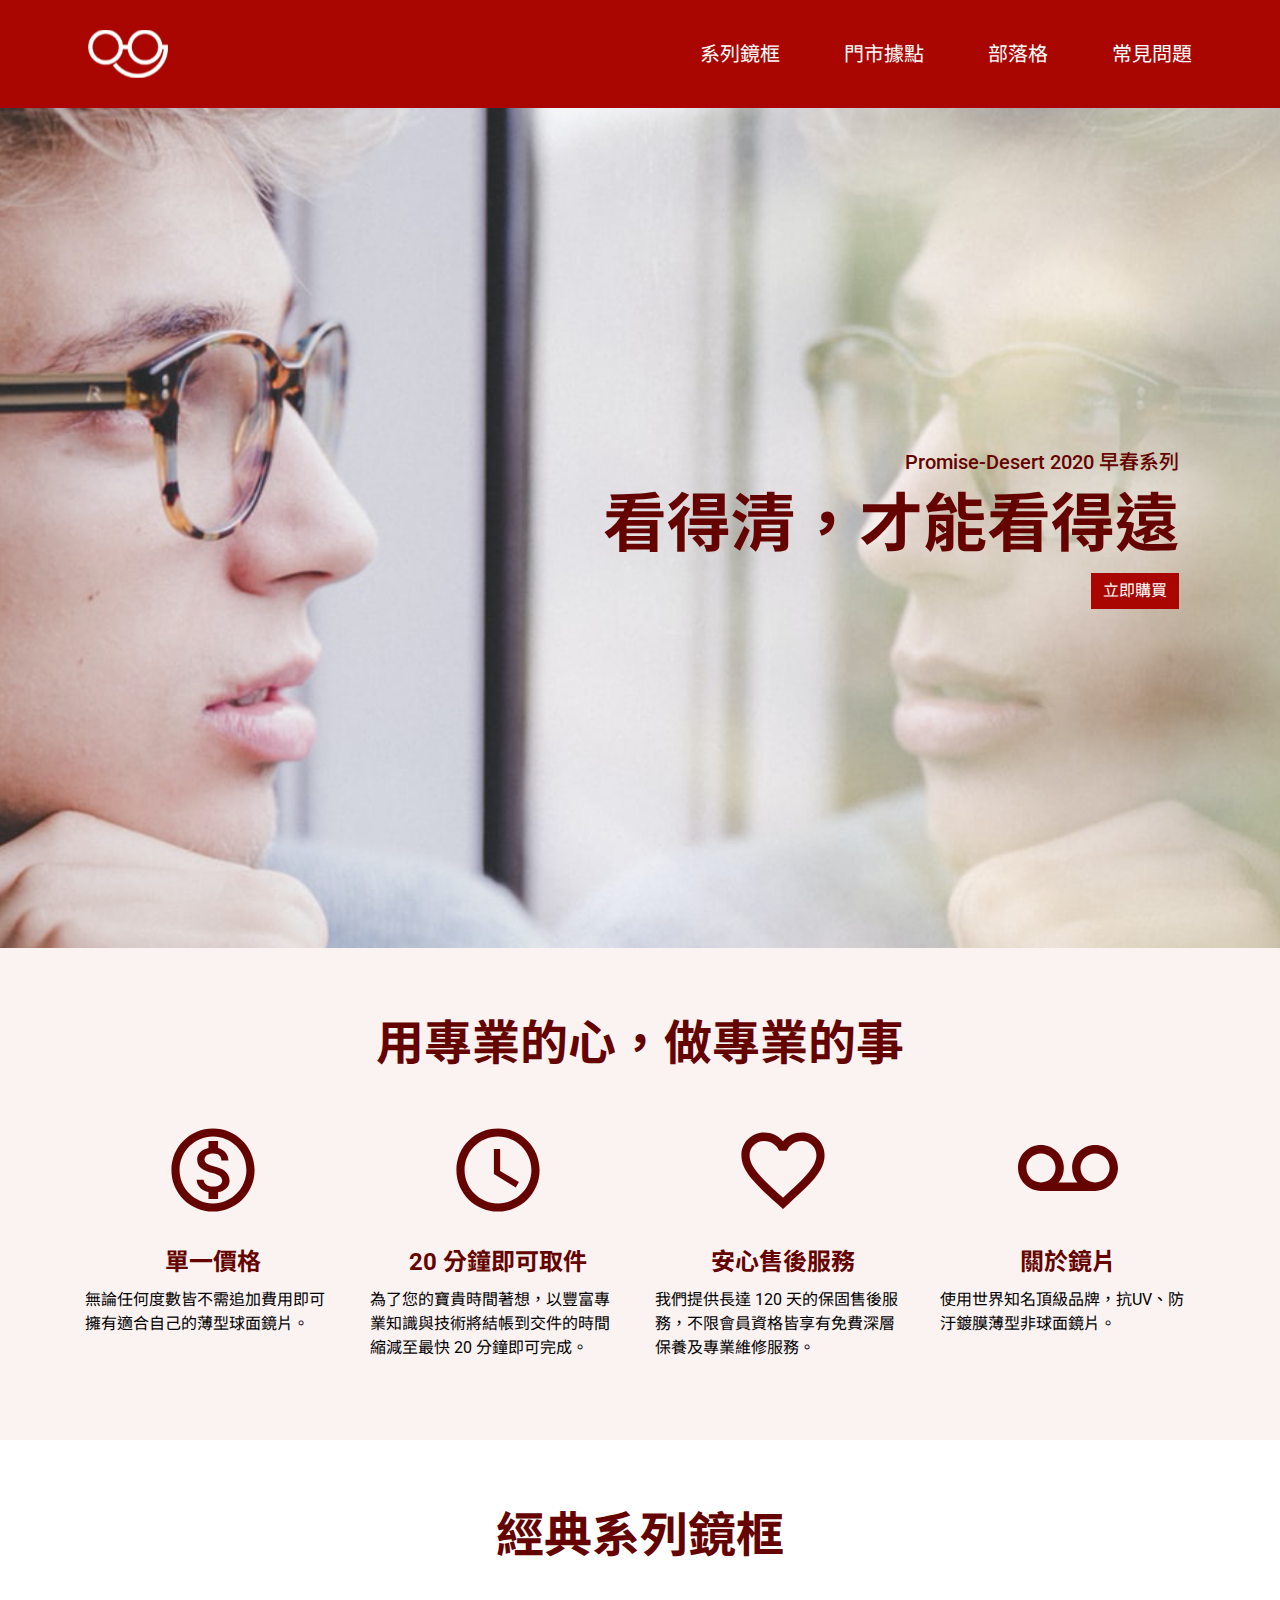
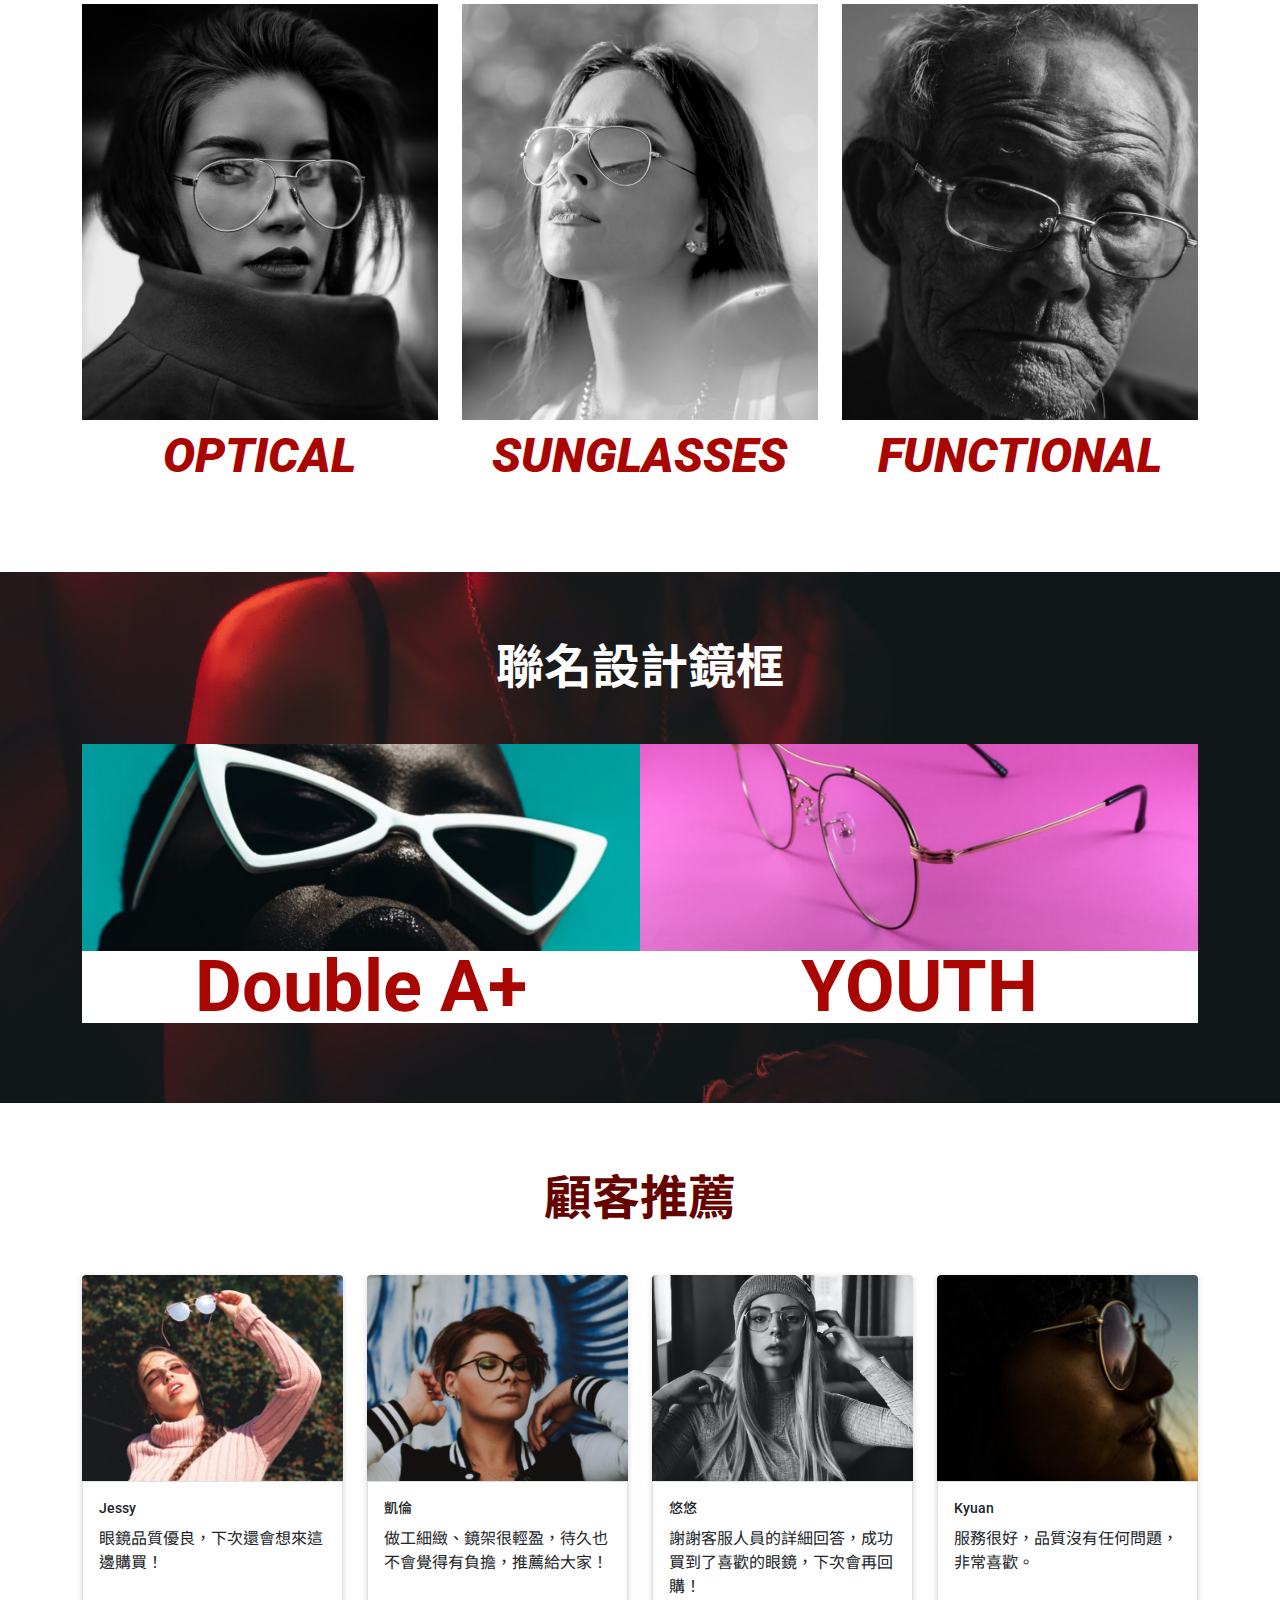
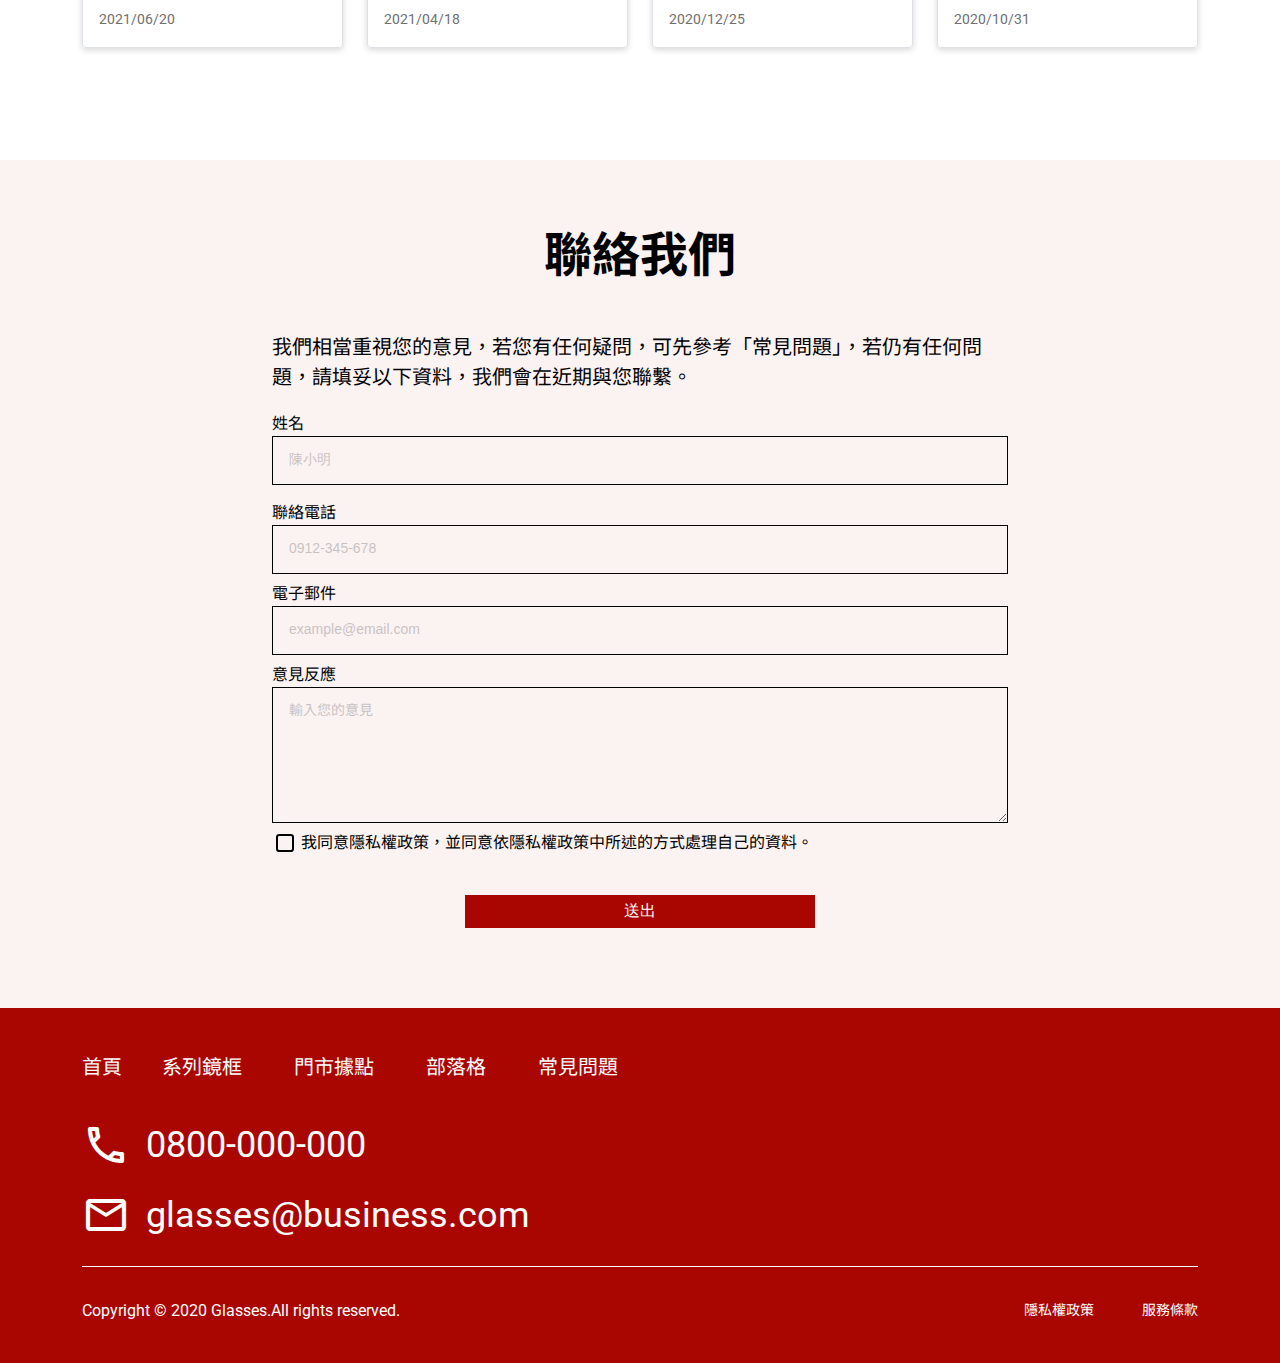
<file: index.html>
<!DOCTYPE html>
<html lang="zh-Hant-TW">
<head>
  <meta charset="UTF-8">
  <meta http-equiv="X-UA-Compatible" content="IE=edge">
  <meta name="viewport" content="width=device-width, initial-scale=1.0">
  <title>Optical 首頁</title>
  <link href="https://fonts.googleapis.com/css2?family=Noto+Sans+TC:wght@400;500;700&family=Roboto:wght@400;500;700&display=swap"
        rel="stylesheet">
  <link href="https://fonts.googleapis.com/css2?family=Material+Icons+Outlined" rel="stylesheet">
  <!-- <link rel="preconnect" href="https://fonts.googleapis.com"> -->
  <!-- <link rel="preconnect" href="https://fonts.gstatic.com" crossorigin> -->
  <link rel="stylesheet" href="https://use.fontawesome.com/releases/v5.15.3/css/all.css" integrity="sha384-SZXxX4whJ79/gErwcOYf+zWLeJdY/qpuqC4cAa9rOGUstPomtqpuNWT9wdPEn2fk" crossorigin="anonymous">
  <link rel="stylesheet" href="./assets/style/all.css">
</head>
<body>
  <!-- header -->
  <div class="header">
    <h1><a href="index.html" class="header__replaceText image-replace-text">眼鏡行</a></h1>
    <ul class="nav w-100 w-md-auto fs-2">
      <li class="nav-item w-50 w-md-auto border-md-0 text-center"><a href="products.html" class="nav-link px-3 py-1 px-md-6 py-md-xss pink-hover">系列鏡框</a></li>
      <li class="nav-item w-50 w-md-auto border-md-0 text-center"><a href="store.html" class="nav-link px-3 py-1 px-md-6 py-md-xss pink-hover">門市據點</a></li>
      <li class="nav-item w-50 w-md-auto border-md-0 text-center"><a href="#" class="nav-link px-3 py-1 px-md-6 py-md-xss pink-hover">部落格</a></li>
      <li class="nav-item w-50 w-md-auto border-md-0 text-center"><a href="faq.html" class="nav-link px-3 py-1 px-md-6 py-md-xss pink-hover">常見問題</a></li>
    </ul>
  </div>
  <!-- main -->
  <div class="banner">
  <div class="container d-flex justify-content-end align-items-center">
    <div class="text-end d-flex flex-column justify-content-center align-items-end">
      <h3 class="banner_Title">Promise-Desert 2020 早春系列</h3>
      <h2 class="fs-4 fs-md-6 fs-xl-xl fw-bold">看得清，才能看得遠</h2>
      <a href="#" class="btn btn-primary flex-grow-0">立即購買</a>
    </div>
  </div>
</div>
<!-- about -->
<div class="bg-pink">
  <div class="container">
    <div class="justify-content-center pt-6 pt-md-7 pt-lg-10 pb-7 pb-md-9 pb-lg-11">
      <h2 class="text-brown text-center fw-bold fs-3 fs-lg-4 fs-xl-6 mb-3 mb-md-6 mb-lg-7">用專業的心，做專業的事</h2>
      <ul class="row">
        <li class="col-lg-6 col-xl-3 mb-6 mb-lg-0 px-md-ss">
          <div class="d-flex flex-column align-items-center width-s width-lg-a">
            <span class="material-icons material-icons-outlined fs-xxl text-brown mb-2 mb-md-4">
              monetization_on
            </span>
            <h3 class="text-brown fs-3 fw-bold mb-1">單一價格</h3>
            <p>無論任何度數皆不需追加費用即可擁有適合自己的薄型球面鏡片。</p>
          </div>
        </li>
        <li class="col-lg-6 col-xl-3 mb-6 mb-lg-0 px-md-ss">
          <div class="d-flex flex-column align-items-center width-s width-lg-a">
            <span class="material-icons material-icons-outlined fs-xxl text-brown mb-2 mb-md-4">
              schedule
            </span>
            <h3 class="text-brown fs-3 fw-bold mb-1">20 分鐘即可取件</h3>
            <p>為了您的寶貴時間著想，以豐富專業知識與技術將結帳到交件的時間縮減至最快 20 分鐘即可完成。</p>
          </div>
        </li>
        <li class="col-lg-6 col-xl-3 mb-6 mb-lg-0 px-md-ss">
          <div class="d-flex flex-column align-items-center width-s width-lg-a">
            <span class="material-icons material-icons-outlined fs-xxl text-brown mb-2 mb-md-4">
              favorite_border
            </span>
            <h3 class="text-brown fs-3 fw-bold mb-1">安心售後服務</h3>
            <p>我們提供長達 120 天的保固售後服務，不限會員資格皆享有免費深層保養及專業維修服務。</p>
          </div>
        </li>
        <li class="col-lg-6 col-xl-3 mb-6 mb-lg-0 px-md-ss">
          <div class="d-flex flex-column align-items-center width-s width-lg-a">
            <span class="material-icons material-icons-outlined fs-xxl text-brown mb-2 mb-md-4">
              voicemail
            </span>
            <h3 class="text-brown fs-3 fw-bold mb-1">關於鏡片</h3>
            <p>使用世界知名頂級品牌，抗UV、防汙鍍膜薄型非球面鏡片。</p>
          </div>
        </li>
      </ul>
    </div>
  </div>
</div>
<div class="classicProduct container mt-6 mt-lg-10 mt-md-7 mb-7 mb-lg-11 mb-md-9">
  <h2 class="text-center fw-bold fs-3 fs-lg-6 fs-md-4 text-brown mb-3 mb-md-6">經典系列鏡框</h2>
  <ul class="row">
    <li class="col-md-4">
      <a href="#" class="">
        <div class="">
          <div class="overflow-hidden">
            <img src="assets/images/home-section3-1.png" alt="glasses-photo1" class="classicProduct_img">
          </div>
          <h3 class="classicProduct_subTitle"> optical </h3>
        </div>
      </a>
    </li>
    <li class="col-md-4">
      <a href="#" class="">
        <div class="">
          <div class="overflow-hidden">
            <img src="assets/images/home-section3-2.png" alt="glasses-photo1" class="classicProduct_img">
          </div>
          <h3 class="classicProduct_subTitle"> SUNGLASSES </h3>
        </div>
      </a>
    </li>
    <li class="col-md-4">
      <a href="#" class="">
        <div class="">
          <div class="overflow-hidden">
            <img src="assets/images/home-section3-3.png" alt="glasses-photo1" class="classicProduct_img">
          </div>
          <h3 class="classicProduct_subTitle"> FUNCTIONAL </h3>
        </div>
      </a>
    </li>
  </ul>
</div>
<div class="crossProduct">
  <div class="container pt-6 ot-md-7 pt-xl-10 pb-4 pb-md-9 pb-xl-11">
    <h2 class="text-center fw-bold fs-3 fs-md-4 fs-lg-6 text-white mb-3 mb-lg-7 mb-md-6">聯名設計鏡框</h2>
    <ul class="row g-0">
      <li class="col-md-6 mb-2 mb-md-auto">
        <a href="#" class="crossProduct__img">
          <img src="assets/images/home-section4-1.png" alt="crossover glasses photo">
          <h3 class="crossProduct__subTitle bg-white text-center">Double A+</h3>
        </a>
      </li>
      <li class="col-md-6 mb-2 mb-md-auto">
        <a href="#" class="crossProduct__img">
          <img src="assets/images/home-section4-2.png" alt="crossover glasses photo">
          <h3 class="crossProduct__subTitle bg-white text-center">YOUTH</h3>
        </a>
      </li>
    </ul>
  </div>
</div>

<div class="container mt-6 mt-lg-10 mt-md-7 mb-7 mb-lg-11 mb-md-9">
  <h2 class="text-center fw-bold fs-3 fs-lg-6 fs-md-4 text-brown mb-3 mb-lg-7 mb-md-6">顧客推薦</h2>
  <ul class="row">
    <li class="col-6 col-lg-3 mb-lg-6 mb-2 mb-md-auto">
      <div class="card rounded-bottom shadow card-zoom-hover">
        <img src="assets/images/rec-1.png" alt="顧客照片" class="card-img rounded-top">
        <div class="card-body rounded-bottom text-dark justify-content-between">
          <div>
            <h4 class="card-title fs-s fw-medium">Jessy</h4>
            <p class="card-text">眼鏡品質優良，下次還會想來這邊購買！</p>
          </div>
          <p class="card-text -mb-0"><small class="text-muted">2021/06/20</small></p>
        </div>
      </div>
    </li>
    <li class="col-6 col-lg-3 mb-lg-6 mb-2 mb-md-auto">
      <div class="card rounded-bottom shadow card-zoom-hover">
        <img src="assets/images/rec-2.png" alt="顧客照片" class="card-img rounded-top">
        <div class="card-body rounded-bottom text-dark justify-content-between">
          <div>
            <h4 class="card-title fs-s fw-medium">凱倫</h4>
            <p class="card-text">做工細緻、鏡架很輕盈，待久也不會覺得有負擔，推薦給大家！</p>
          </div>
          <p class="card-text -mb-0"><small class="text-muted">2021/04/18</small></p>
        </div>
      </div>
    </li>
    <li class="col-6 col-lg-3 mb-lg-6 mb-2 mb-md-auto">
      <div class="card rounded-bottom shadow card-zoom-hover">
        <img src="assets/images/rec-3.png" alt="顧客照片" class="card-img rounded-top">
        <div class="card-body rounded-bottom text-dark justify-content-between">
          <div>
            <h4 class="card-title fs-s fw-medium">悠悠</h4>
            <p class="card-text">謝謝客服人員的詳細回答，成功買到了喜歡的眼鏡，下次會再回購！</p>
          </div>
          <p class="card-text -mb-0"><small class="text-muted">2020/12/25</small></p>
        </div>
      </div>
    </li>
    <li class="col-6 col-lg-3 mb-lg-6 mb-2 mb-md-auto">
      <div class="card rounded-bottom shadow card-zoom-hover">
        <img src="assets/images/rec-4.png" alt="顧客照片" class="card-img rounded-top">
        <div class="card-body rounded-bottom text-dark justify-content-between">
          <div>
            <h4 class="card-title fs-s fw-medium">Kyuan</h4>
            <p class="card-text">服務很好，品質沒有任何問題，非常喜歡。</p>
          </div>
          <p class="card-text -mb-0"><small class="text-muted">2020/10/31</small></p>
        </div>
      </div>
    </li>
  </ul>
</div>

<div class="bg-pink pt-6 pt-lg-10 pt-md-7 pb-7 pb-lg-11 pb-md-9">
  <div class="container">
    <div class="row">
      <h2 class="text-center fw-bold fs-3 fs-lg-6 fs-md-4 mb-3 mb-lg-7 mb-md-6">聯絡我們</h2>
      <div class="col-12 col-md-8 mx-auto">
        <form class="form">
          <p class="fs-1 fs-lg-2 mb-1 mb-lg-3 mb-md-2">我們相當重視您的意見，若您有任何疑問，可先參考「常見問題」，若仍有任何問題，請填妥以下資料，我們會在近期與您聯繫。</p>
          <div class="mb-1 mb-lg-2">
            <label class="fs-s fs-lg-1 mb-xs" for="name">姓名</label>
            <input class="form-control" type="text" name="name" id="name" placeholder="陳小明" required>
          </div>
          <div class="mb-2 mb-lg-1">
            <label class="fs-s fs-lg-1 mb-xs" for="phone">聯絡電話</label>
            <input class="form-control" type="text" name="phoneNumber" id="phone" placeholder="0912-345-678" required>
          </div>
          <div class="mb-2 mb-lg-1">
            <label class="fs-s fs-lg-1 mb-xs" for="email">電子郵件</label>
            <input class="form-control" type="email" name="email" id="email" placeholder="example@email.com" required>
          </div>
          <div class="mb-2 mb-lg-1">
            <label class="fs-s fs-lg-1 mb-xs" for="feedback">意見反應</label>
            <textarea class="form-control" name="feedback" id="feedback" placeholder="輸入您的意見" required></textarea>
          </div>
          <div class="mb-3 mb-lg-7">
            <input class="form-check-input" type="checkbox" value="" id="formCheck">
            <label class="form-check-label" for="formCheck">
              我同意隱私權政策，並同意依隱私權政策中所述的方式處理自己的資料。
            </label>
          </div>
          <div class="text-center">
            <button type="submit" class="btn btn-primary form-submit">送出</button>
          </div>
        </form>
      </div>
    </div>
  </div>
</div>
  <!-- footer -->
  <div class="bg-primary">
    <div class="container text-white pt-4 pt-md-6 pb-6 pb-lg-7 mx-md-auto">
      <div class="d-flex justify-content-between border-bottom mb-2 mb-md-6">
        <div>
          <ul class="nav first-child d-flex align-items-center d-none d-md-flex mb-0 mb-md-4">
            <li><a class="nav-link position-relative underline-hover py-0 py-lg-s px-3 px-lg-4 me-xs" href="index.html">首頁</a></li>
            <li><a class="nav-link position-relative underline-hover py-0 py-lg-s px-3 px-lg-4 me-xs" href="products.html">系列鏡框</a></li>
            <li><a class="nav-link position-relative underline-hover py-0 py-lg-s px-3 px-lg-4 me-xs" href="store.html">門市據點</a></li>
            <li><a class="nav-link position-relative underline-hover py-0 py-lg-s px-3 px-lg-4 me-xs" href="#">部落格</a></li>
            <li><a class="nav-link position-relative underline-hover py-0 py-lg-s px-3 px-lg-4 me-xs" href="faq.html">常見問題</a></li>
          </ul>
          <ul class="pb-2 pb-md-1">
            <li class="mb-1 mb-lg-2 mb-md-s">
              <a href="tel:+0800-000-000" class="d-flex align-items-center">
                <span class="material-icons material-icons-outlined fs-2 fs-lg-6 fs-md-3 me-xs me-lg-2 me-md-1">
                  phone
                </span>
                <span class="fs-1 fs-lg-5 fs-md-2">0800-000-000</span>
              </a>
            </li>
            <li class="mb-1 mb-lg-2 mb-md-s">
              <a href="mailto:glasses@business.com" class="d-flex align-items-center">
                <span class="material-icons material-icons-outlined fs-2 fs-lg-6 fs-md-3 me-xs me-lg-2 me-md-1">
                  mail_outline
                </span>
                <span class="fs-1 fs-lg-5 fs-md-2">glasses@business.com</span>
              </a>
            </li>
          </ul>
        </div>
        <ul class="d-flex">
          <li>
            <a href="https://www.facebook.com/hexschool/" title="臉書粉絲團" target="_blank" class="translucent-hover">
              <i class="fs-2 fs-lg-6 fs-md-3 me-4 me-lg-6 fab fa-facebook"></i>
            </a>
          </li>
          <li>
            <a href="https://www.instagram.com/hexschool/" title="IG icon" target="_blank" class="translucent-hover">
              <i class="fs-2 fs-lg-6 fs-md-3 me-4 me-lg-6 fab fa-instagram"></i>
            </a>
          </li>
          <li>
            <a href="https://page.line.me/guv7422g?openQrModal=true" title="官方line群" target="_blank" class="translucent-hover">
              <i class="fs-2 fs-lg-6 fs-md-3 fab fa-line"></i>
            </a>
          </li>
        </ul>
      </div>
      <div class="d-block d-md-flex justify-content-between align-items-center">
        <p class="fs-s fs-md-1 mb-1 mb-md-auto">Copyright © 2020 Glasses.All rights reserved.</p>
        <ul class="d-block d-md-flex">
          <li>
            <a href="#" class="fs-s translucent-hover me-0 me-lg-8 me-md-4 mb-1 mb-md-auto">隱私權政策</a>
          </li>
          <li>
            <a href="#" class="fs-s translucent-hover">服務條款</a>
          </li>
        </ul>
      </div>
    </div>
  </div>
  <script src="./assets/js/all.js"></script>
</body>
</html>
</file>
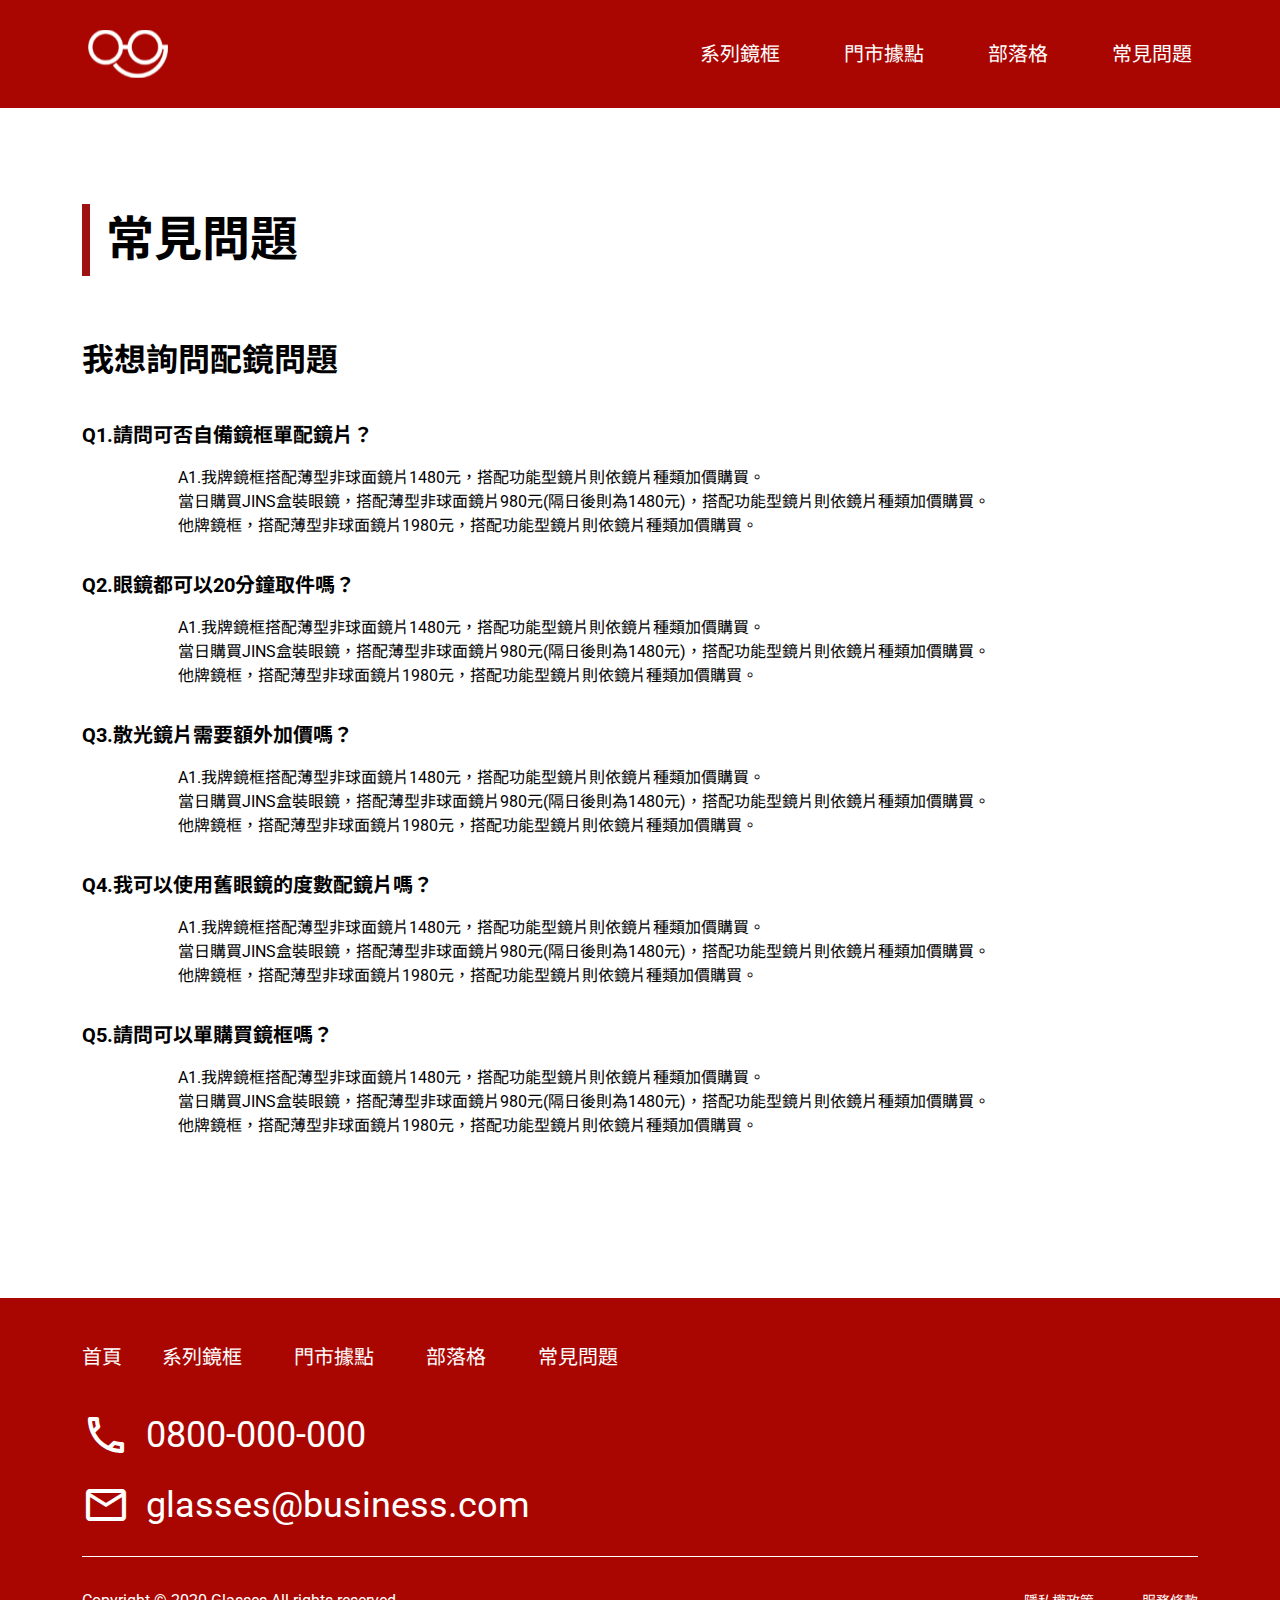
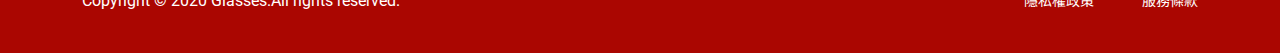
<file: faq.html>
<!DOCTYPE html>
<html lang="zh-Hant-TW">
<head>
  <meta charset="UTF-8">
  <meta http-equiv="X-UA-Compatible" content="IE=edge">
  <meta name="viewport" content="width=device-width, initial-scale=1.0">
  <title>Optical 常見問題</title>
  <link href="https://fonts.googleapis.com/css2?family=Noto+Sans+TC:wght@400;500;700&family=Roboto:wght@400;500;700&display=swap"
        rel="stylesheet">
  <link href="https://fonts.googleapis.com/css2?family=Material+Icons+Outlined" rel="stylesheet">
  <!-- <link rel="preconnect" href="https://fonts.googleapis.com"> -->
  <!-- <link rel="preconnect" href="https://fonts.gstatic.com" crossorigin> -->
  <link rel="stylesheet" href="https://use.fontawesome.com/releases/v5.15.3/css/all.css" integrity="sha384-SZXxX4whJ79/gErwcOYf+zWLeJdY/qpuqC4cAa9rOGUstPomtqpuNWT9wdPEn2fk" crossorigin="anonymous">
  <link rel="stylesheet" href="./assets/style/all.css">
</head>
<body>
  <!-- header -->
  <div class="header">
    <h1><a href="index.html" class="header__replaceText image-replace-text">眼鏡行</a></h1>
    <ul class="nav w-100 w-md-auto fs-2">
      <li class="nav-item w-50 w-md-auto border-md-0 text-center"><a href="products.html" class="nav-link px-3 py-1 px-md-6 py-md-xss pink-hover">系列鏡框</a></li>
      <li class="nav-item w-50 w-md-auto border-md-0 text-center"><a href="store.html" class="nav-link px-3 py-1 px-md-6 py-md-xss pink-hover">門市據點</a></li>
      <li class="nav-item w-50 w-md-auto border-md-0 text-center"><a href="#" class="nav-link px-3 py-1 px-md-6 py-md-xss pink-hover">部落格</a></li>
      <li class="nav-item w-50 w-md-auto border-md-0 text-center"><a href="faq.html" class="nav-link px-3 py-1 px-md-6 py-md-xss pink-hover">常見問題</a></li>
    </ul>
  </div>
  <!-- main -->
  
<main class="container pt-m pt-lg-xl pt-md-10 pb-9 pb-lg-xxxl pb-md-xl">
  <h2 class="title">常見問題</h2>
  <h3 class="fs-2 fs-md-4 fw-regular fw-md-bold mb-4 mb-lg-m mb-md-6">我想詢問配鏡問題</h3>
  <ul class="-mb-3 -mb-lg-6 -mb-md-4">
    <li class="mb-3 mb-lg-6 mb-md-4">
      <h4 class="fs-1 fs-md-2 fw-bold mb-1 mb-md-2">Q1.請問可否自備鏡框單配鏡片？</h4>
      <div class="fs-s fs-md-1 ms-0 ms-lg-xl ms-md-10">
        <p class="mb-2 mb-md-auto">
          A1.我牌鏡框搭配薄型非球面鏡片1480元，搭配功能型鏡片則依鏡片種類加價購買。
          <br class="d-none d-md-block">
          當日購買JINS盒裝眼鏡，搭配薄型非球面鏡片980元(隔日後則為1480元)，搭配功能型鏡片則依鏡片種類加價購買。
        </p>
        <p>他牌鏡框，搭配薄型非球面鏡片1980元，搭配功能型鏡片則依鏡片種類加價購買。</p>
      </div>
    </li>
    <li class="mb-3 mb-lg-6 mb-md-4">
      <h4 class="fs-1 fs-md-2 fw-bold mb-1 mb-md-2">Q2.眼鏡都可以20分鐘取件嗎？</h4>
      <div class="fs-s fs-md-1 ms-0 ms-lg-xl ms-md-10">
        <p class="mb-2 mb-md-auto">
          A1.我牌鏡框搭配薄型非球面鏡片1480元，搭配功能型鏡片則依鏡片種類加價購買。
          <br class="d-none d-md-block">
          當日購買JINS盒裝眼鏡，搭配薄型非球面鏡片980元(隔日後則為1480元)，搭配功能型鏡片則依鏡片種類加價購買。
        </p>
        <p>他牌鏡框，搭配薄型非球面鏡片1980元，搭配功能型鏡片則依鏡片種類加價購買。</p>
      </div>
    </li>
    <li class="mb-3 mb-lg-6 mb-md-4">
      <h4 class="fs-1 fs-md-2 fw-bold mb-1 mb-md-2">Q3.散光鏡片需要額外加價嗎？</h4>
      <div class="fs-s fs-md-1 ms-0 ms-lg-xl ms-md-10">
        <p class="mb-2 mb-md-auto">
          A1.我牌鏡框搭配薄型非球面鏡片1480元，搭配功能型鏡片則依鏡片種類加價購買。
          <br class="d-none d-md-block">
          當日購買JINS盒裝眼鏡，搭配薄型非球面鏡片980元(隔日後則為1480元)，搭配功能型鏡片則依鏡片種類加價購買。
        </p>
        <p>他牌鏡框，搭配薄型非球面鏡片1980元，搭配功能型鏡片則依鏡片種類加價購買。</p>
      </div>
    </li>
    <li class="mb-3 mb-lg-6 mb-md-4">
      <h4 class="fs-1 fs-md-2 fw-bold mb-1 mb-md-2">Q4.我可以使用舊眼鏡的度數配鏡片嗎？</h4>
      <div class="fs-s fs-md-1 ms-0 ms-lg-xl ms-md-10">
        <p class="mb-2 mb-md-auto">
          A1.我牌鏡框搭配薄型非球面鏡片1480元，搭配功能型鏡片則依鏡片種類加價購買。
          <br class="d-none d-md-block">
          當日購買JINS盒裝眼鏡，搭配薄型非球面鏡片980元(隔日後則為1480元)，搭配功能型鏡片則依鏡片種類加價購買。
        </p>
        <p>他牌鏡框，搭配薄型非球面鏡片1980元，搭配功能型鏡片則依鏡片種類加價購買。</p>
      </div>
    </li>
    <li class="mb-3 mb-lg-6 mb-md-4">
      <h4 class="fs-1 fs-md-2 fw-bold mb-1 mb-md-2">Q5.請問可以單購買鏡框嗎？</h4>
      <div class="fs-s fs-md-1 ms-0 ms-lg-xl ms-md-10">
        <p class="mb-2 mb-md-auto">
          A1.我牌鏡框搭配薄型非球面鏡片1480元，搭配功能型鏡片則依鏡片種類加價購買。
          <br class="d-none d-md-block">
          當日購買JINS盒裝眼鏡，搭配薄型非球面鏡片980元(隔日後則為1480元)，搭配功能型鏡片則依鏡片種類加價購買。
        </p>
        <p>他牌鏡框，搭配薄型非球面鏡片1980元，搭配功能型鏡片則依鏡片種類加價購買。</p>
      </div>
    </li>
  </ul>
</main>
  <!-- footer -->
  <div class="bg-primary">
    <div class="container text-white pt-4 pt-md-6 pb-6 pb-lg-7 mx-md-auto">
      <div class="d-flex justify-content-between border-bottom mb-2 mb-md-6">
        <div>
          <ul class="nav first-child d-flex align-items-center d-none d-md-flex mb-0 mb-md-4">
            <li><a class="nav-link position-relative underline-hover py-0 py-lg-s px-3 px-lg-4 me-xs" href="index.html">首頁</a></li>
            <li><a class="nav-link position-relative underline-hover py-0 py-lg-s px-3 px-lg-4 me-xs" href="products.html">系列鏡框</a></li>
            <li><a class="nav-link position-relative underline-hover py-0 py-lg-s px-3 px-lg-4 me-xs" href="store.html">門市據點</a></li>
            <li><a class="nav-link position-relative underline-hover py-0 py-lg-s px-3 px-lg-4 me-xs" href="#">部落格</a></li>
            <li><a class="nav-link position-relative underline-hover py-0 py-lg-s px-3 px-lg-4 me-xs" href="faq.html">常見問題</a></li>
          </ul>
          <ul class="pb-2 pb-md-1">
            <li class="mb-1 mb-lg-2 mb-md-s">
              <a href="tel:+0800-000-000" class="d-flex align-items-center">
                <span class="material-icons material-icons-outlined fs-2 fs-lg-6 fs-md-3 me-xs me-lg-2 me-md-1">
                  phone
                </span>
                <span class="fs-1 fs-lg-5 fs-md-2">0800-000-000</span>
              </a>
            </li>
            <li class="mb-1 mb-lg-2 mb-md-s">
              <a href="mailto:glasses@business.com" class="d-flex align-items-center">
                <span class="material-icons material-icons-outlined fs-2 fs-lg-6 fs-md-3 me-xs me-lg-2 me-md-1">
                  mail_outline
                </span>
                <span class="fs-1 fs-lg-5 fs-md-2">glasses@business.com</span>
              </a>
            </li>
          </ul>
        </div>
        <ul class="d-flex">
          <li>
            <a href="https://www.facebook.com/hexschool/" title="臉書粉絲團" target="_blank" class="translucent-hover">
              <i class="fs-2 fs-lg-6 fs-md-3 me-4 me-lg-6 fab fa-facebook"></i>
            </a>
          </li>
          <li>
            <a href="https://www.instagram.com/hexschool/" title="IG icon" target="_blank" class="translucent-hover">
              <i class="fs-2 fs-lg-6 fs-md-3 me-4 me-lg-6 fab fa-instagram"></i>
            </a>
          </li>
          <li>
            <a href="https://page.line.me/guv7422g?openQrModal=true" title="官方line群" target="_blank" class="translucent-hover">
              <i class="fs-2 fs-lg-6 fs-md-3 fab fa-line"></i>
            </a>
          </li>
        </ul>
      </div>
      <div class="d-block d-md-flex justify-content-between align-items-center">
        <p class="fs-s fs-md-1 mb-1 mb-md-auto">Copyright © 2020 Glasses.All rights reserved.</p>
        <ul class="d-block d-md-flex">
          <li>
            <a href="#" class="fs-s translucent-hover me-0 me-lg-8 me-md-4 mb-1 mb-md-auto">隱私權政策</a>
          </li>
          <li>
            <a href="#" class="fs-s translucent-hover">服務條款</a>
          </li>
        </ul>
      </div>
    </div>
  </div>
  <script src="./assets/js/all.js"></script>
</body>
</html>
</file>
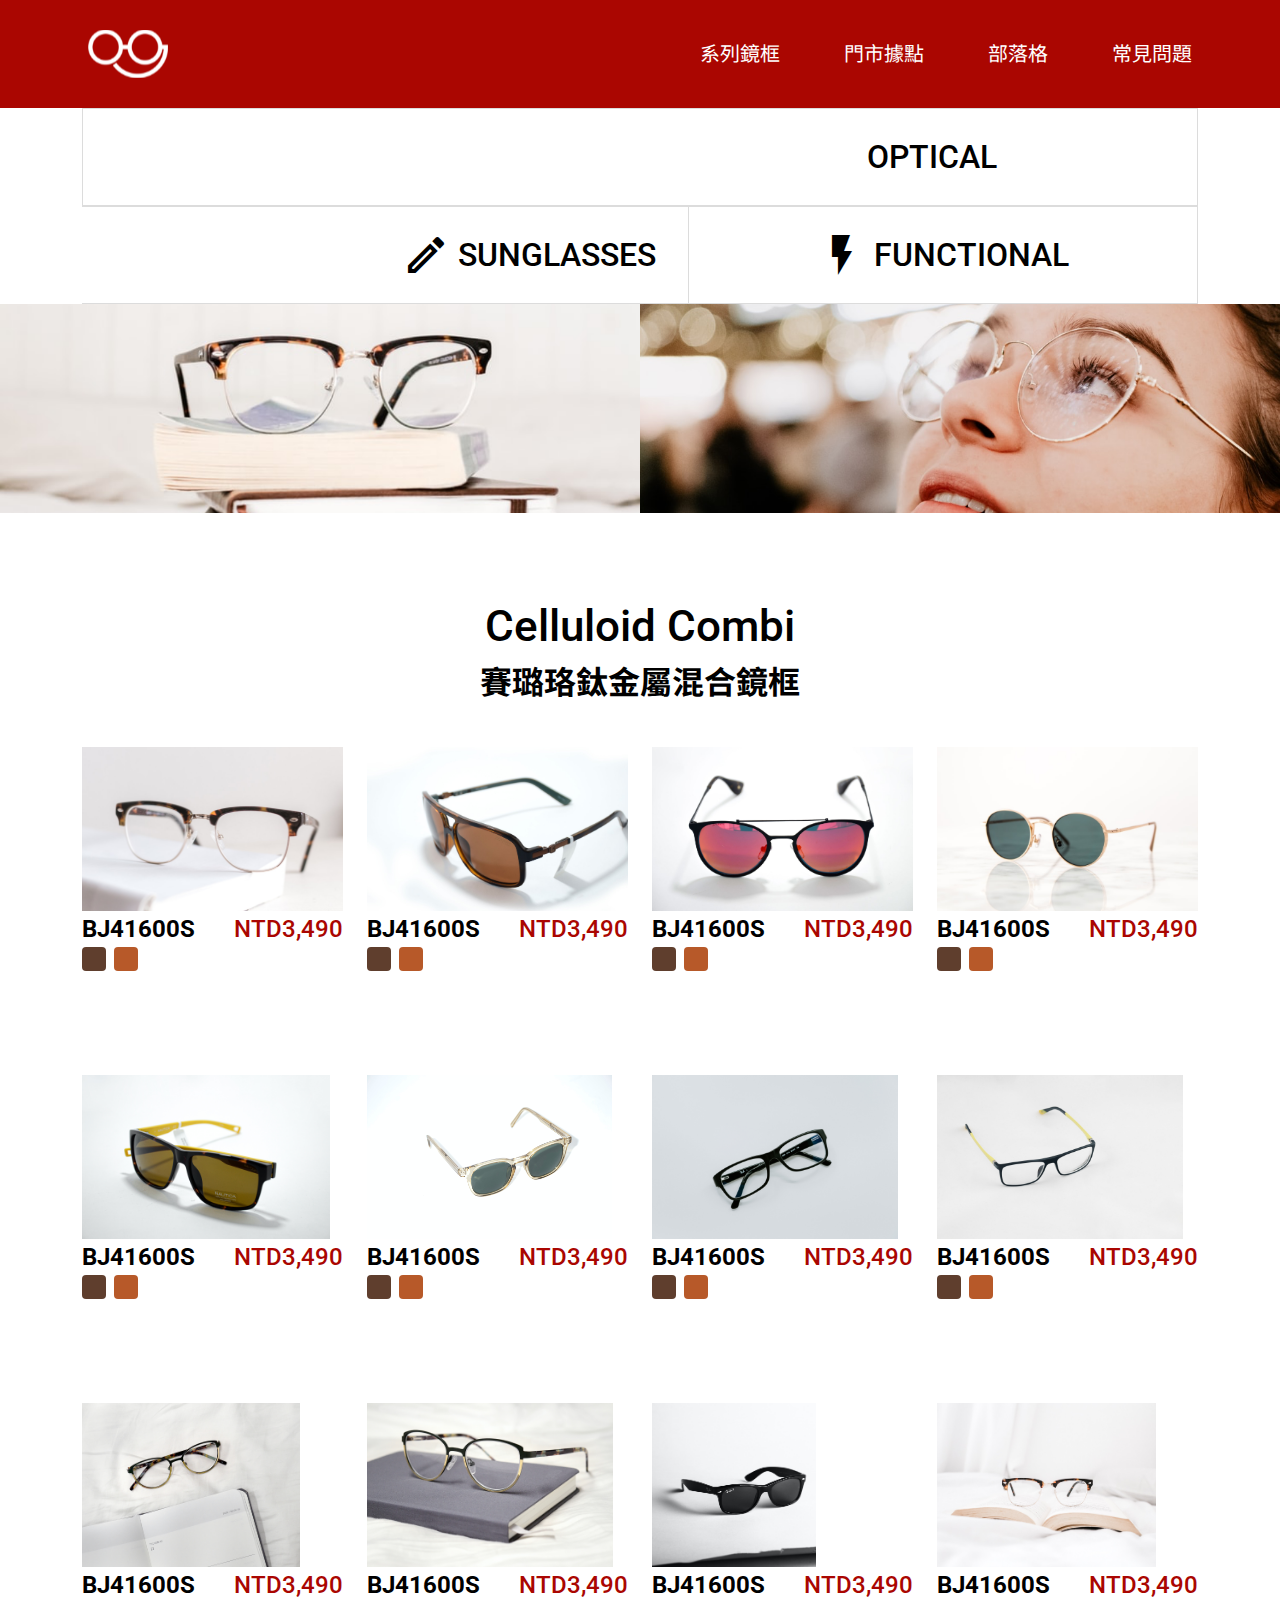
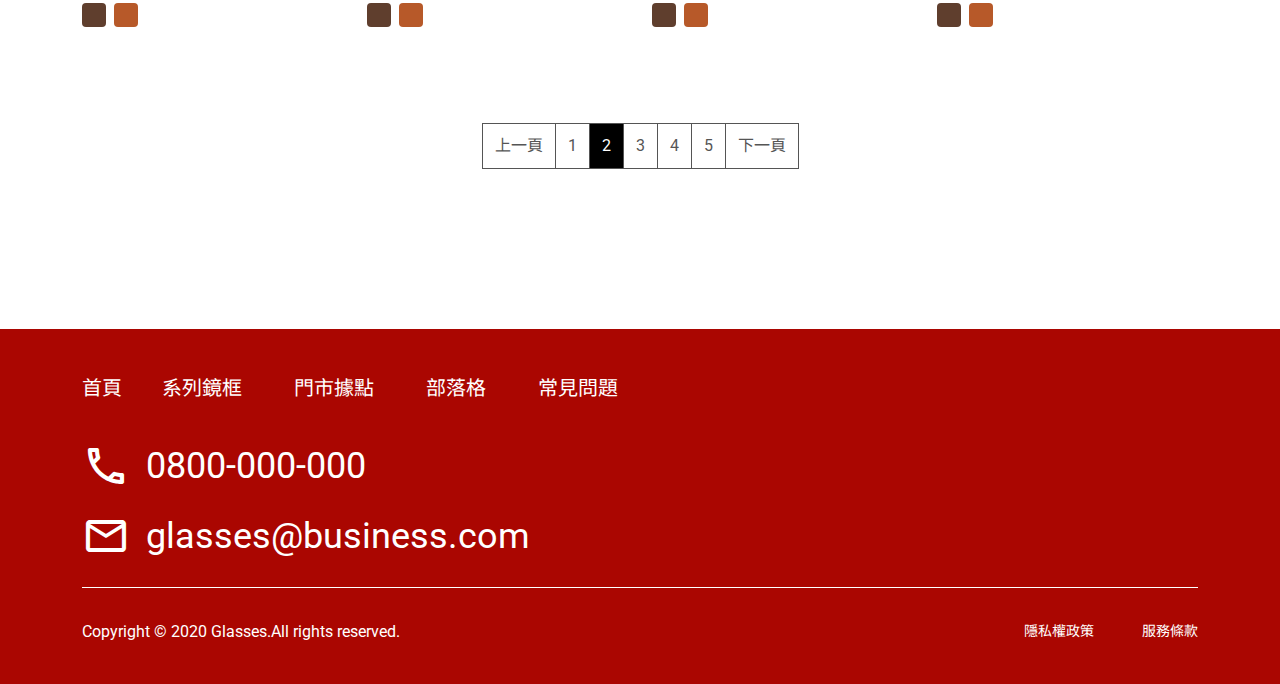
<file: products.html>
<!DOCTYPE html>
<html lang="zh-Hant-TW">
<head>
  <meta charset="UTF-8">
  <meta http-equiv="X-UA-Compatible" content="IE=edge">
  <meta name="viewport" content="width=device-width, initial-scale=1.0">
  <title>Optical 系列鏡框</title>
  <link href="https://fonts.googleapis.com/css2?family=Noto+Sans+TC:wght@400;500;700&family=Roboto:wght@400;500;700&display=swap"
        rel="stylesheet">
  <link href="https://fonts.googleapis.com/css2?family=Material+Icons+Outlined" rel="stylesheet">
  <!-- <link rel="preconnect" href="https://fonts.googleapis.com"> -->
  <!-- <link rel="preconnect" href="https://fonts.gstatic.com" crossorigin> -->
  <link rel="stylesheet" href="https://use.fontawesome.com/releases/v5.15.3/css/all.css" integrity="sha384-SZXxX4whJ79/gErwcOYf+zWLeJdY/qpuqC4cAa9rOGUstPomtqpuNWT9wdPEn2fk" crossorigin="anonymous">
  <link rel="stylesheet" href="./assets/style/all.css">
</head>
<body>
  <!-- header -->
  <div class="header">
    <h1><a href="index.html" class="header__replaceText image-replace-text">眼鏡行</a></h1>
    <ul class="nav w-100 w-md-auto fs-2">
      <li class="nav-item w-50 w-md-auto border-md-0 text-center"><a href="products.html" class="nav-link px-3 py-1 px-md-6 py-md-xss pink-hover">系列鏡框</a></li>
      <li class="nav-item w-50 w-md-auto border-md-0 text-center"><a href="store.html" class="nav-link px-3 py-1 px-md-6 py-md-xss pink-hover">門市據點</a></li>
      <li class="nav-item w-50 w-md-auto border-md-0 text-center"><a href="#" class="nav-link px-3 py-1 px-md-6 py-md-xss pink-hover">部落格</a></li>
      <li class="nav-item w-50 w-md-auto border-md-0 text-center"><a href="faq.html" class="nav-link px-3 py-1 px-md-6 py-md-xss pink-hover">常見問題</a></li>
    </ul>
  </div>
  <!-- main -->
  
<nav class="container">
  <ul class="row g-0 nav text-center remove-middle-line">
    <li class="col nav-item">
      <a href="#"
         class="nav-link nav-underline d-flex justify-content-center text-black fs-s fs-lg-4 fs-md-3 fw-medium py-1 py-lg-4 py-md-2">
        <span class="material-icons-outlined fs-1 fs-lg-6 fs-md-4 me-1">
          auto_awesome
        </span>
        OPTICAL
      </a>
    </li>
    <li class="col nav-item">
      <a href="#"
         class="nav-link nav-underline d-flex justify-content-center text-black fs-s fs-lg-4 fs-md-3 fw-medium py-1 py-lg-4 py-md-2">
        <span class="material-icons-outlined fs-1 fs-lg-6 fs-md-4 me-1">
          light_mode
        </span>
        SUNGLASSES
      </a>
    </li>
    <li class="col nav-item">
      <a href="#"
         class="nav-link nav-underline d-flex justify-content-center text-black fs-s fs-lg-4 fs-md-3 fw-medium py-1 py-lg-4 py-md-2">
        <span class="material-icons-outlined fs-1 fs-lg-6 fs-md-4 me-1">
          flash_on
        </span>
        FUNCTIONAL
      </a>
    </li>
  </ul>
</nav>
<!-- banner -->
<ul class="d-flex">
  <li class="flex-grow-1">
    <img src="assets/images/banner-1.png" alt="">
  </li>
  <li class="flex-grow-1">
    <img src="assets/images/banner-2.png" alt="">
  </li>
</ul>

<main class="pt-6 pt-lg-11 pt-md-9 pb-9 pb-lg-xxxl pb-md-xl">
  <div class="container">
    <div class="text-center mb-3 mb-lg-7 mb-md-6">
      <h2 class="fs-2 fs-lg-l fs-md-4 fw-medium">Celluloid Combi</h2>
      <h3 class="fs-1 fs-lg-4 fs-md-3">賽璐珞鈦金屬混合鏡框</h3>
    </div>
    <ul class="row mb-1 -mb-md-1">
      <li class="col-12 col-lg-3 col-md-6 mb-6 mb-lg-xxl mb-md-l">
        <img src="assets/images/products-1.jpg" alt="products-1 image" class="h-auto h-lg-m h-md-l object-fit-cover">
        <div class="d-flex justify-content-between text-uppercase">
          <h4 class="fs-3 fs-xs-1">bj41600s</h4>
          <p class="fs-3 fs-xs-1 fw-medium text-primary">ntd3,490</p>
        </div>
        <div class="d-flex">
          <div class="w-s w-xs-xs h-s h-xs-xs rounded-4 bg-brown-dark me-1 me-xs-xs"></div>
          <div class="w-s w-xs-xs h-s h-xs-xs rounded-4 bg-brown-light"></div>
        </div>
      </li>
      <li class="col-12 col-lg-3 col-md-6 mb-6 mb-lg-xxl mb-md-l">
        <img src="assets/images/products-2.jpg" alt="products-2 image" class="h-auto h-lg-m h-md-l object-fit-cover">
        <div class="d-flex justify-content-between text-uppercase">
          <h4 class="fs-3 fs-xs-1">bj41600s</h4>
          <p class="fs-3 fs-xs-1 fw-medium text-primary">ntd3,490</p>
        </div>
        <div class="d-flex">
          <div class="w-s w-xs-xs h-s h-xs-xs rounded-4 bg-brown-dark me-1 me-xs-xs"></div>
          <div class="w-s w-xs-xs h-s h-xs-xs rounded-4 bg-brown-light"></div>
        </div>
      </li>
      <li class="col-12 col-lg-3 col-md-6 mb-6 mb-lg-xxl mb-md-l">
        <img src="assets/images/products-3.jpg" alt="products-3 image" class="h-auto h-lg-m h-md-l object-fit-cover">
        <div class="d-flex justify-content-between text-uppercase">
          <h4 class="fs-3 fs-xs-1">bj41600s</h4>
          <p class="fs-3 fs-xs-1 fw-medium text-primary">ntd3,490</p>
        </div>
        <div class="d-flex">
          <div class="w-s w-xs-xs h-s h-xs-xs rounded-4 bg-brown-dark me-1 me-xs-xs"></div>
          <div class="w-s w-xs-xs h-s h-xs-xs rounded-4 bg-brown-light"></div>
        </div>
      </li>
      <li class="col-12 col-lg-3 col-md-6 mb-6 mb-lg-xxl mb-md-l">
        <img src="assets/images/products-4.jpg" alt="products-4 image" class="h-auto h-lg-m h-md-l object-fit-cover">
        <div class="d-flex justify-content-between text-uppercase">
          <h4 class="fs-3 fs-xs-1">bj41600s</h4>
          <p class="fs-3 fs-xs-1 fw-medium text-primary">ntd3,490</p>
        </div>
        <div class="d-flex">
          <div class="w-s w-xs-xs h-s h-xs-xs rounded-4 bg-brown-dark me-1 me-xs-xs"></div>
          <div class="w-s w-xs-xs h-s h-xs-xs rounded-4 bg-brown-light"></div>
        </div>
      </li>
      <li class="col-12 col-lg-3 col-md-6 mb-6 mb-lg-xxl mb-md-l">
        <img src="assets/images/products-5.jpg" alt="products-5 image" class="h-auto h-lg-m h-md-l object-fit-cover">
        <div class="d-flex justify-content-between text-uppercase">
          <h4 class="fs-3 fs-xs-1">bj41600s</h4>
          <p class="fs-3 fs-xs-1 fw-medium text-primary">ntd3,490</p>
        </div>
        <div class="d-flex">
          <div class="w-s w-xs-xs h-s h-xs-xs rounded-4 bg-brown-dark me-1 me-xs-xs"></div>
          <div class="w-s w-xs-xs h-s h-xs-xs rounded-4 bg-brown-light"></div>
        </div>
      </li>
      <li class="col-12 col-lg-3 col-md-6 mb-6 mb-lg-xxl mb-md-l">
        <img src="assets/images/products-6.jpg" alt="products-6 image" class="h-auto h-lg-m h-md-l object-fit-cover">
        <div class="d-flex justify-content-between text-uppercase">
          <h4 class="fs-3 fs-xs-1">bj41600s</h4>
          <p class="fs-3 fs-xs-1 fw-medium text-primary">ntd3,490</p>
        </div>
        <div class="d-flex">
          <div class="w-s w-xs-xs h-s h-xs-xs rounded-4 bg-brown-dark me-1 me-xs-xs"></div>
          <div class="w-s w-xs-xs h-s h-xs-xs rounded-4 bg-brown-light"></div>
        </div>
      </li>
      <li class="col-12 col-lg-3 col-md-6 mb-6 mb-lg-xxl mb-md-l">
        <img src="assets/images/products-7.jpg" alt="products-7 image" class="h-auto h-lg-m h-md-l object-fit-cover">
        <div class="d-flex justify-content-between text-uppercase">
          <h4 class="fs-3 fs-xs-1">bj41600s</h4>
          <p class="fs-3 fs-xs-1 fw-medium text-primary">ntd3,490</p>
        </div>
        <div class="d-flex">
          <div class="w-s w-xs-xs h-s h-xs-xs rounded-4 bg-brown-dark me-1 me-xs-xs"></div>
          <div class="w-s w-xs-xs h-s h-xs-xs rounded-4 bg-brown-light"></div>
        </div>
      </li>
      <li class="col-12 col-lg-3 col-md-6 mb-6 mb-lg-xxl mb-md-l">
        <img src="assets/images/products-8.jpg" alt="products-8 image" class="h-auto h-lg-m h-md-l object-fit-cover">
        <div class="d-flex justify-content-between text-uppercase">
          <h4 class="fs-3 fs-xs-1">bj41600s</h4>
          <p class="fs-3 fs-xs-1 fw-medium text-primary">ntd3,490</p>
        </div>
        <div class="d-flex">
          <div class="w-s w-xs-xs h-s h-xs-xs rounded-4 bg-brown-dark me-1 me-xs-xs"></div>
          <div class="w-s w-xs-xs h-s h-xs-xs rounded-4 bg-brown-light"></div>
        </div>
      </li>
      <li class="col-12 col-lg-3 col-md-6 mb-6 mb-lg-xxl mb-md-l">
        <img src="assets/images/products-9.jpg" alt="products-9 image" class="h-auto h-lg-m h-md-l object-fit-cover">
        <div class="d-flex justify-content-between text-uppercase">
          <h4 class="fs-3 fs-xs-1">bj41600s</h4>
          <p class="fs-3 fs-xs-1 fw-medium text-primary">ntd3,490</p>
        </div>
        <div class="d-flex">
          <div class="w-s w-xs-xs h-s h-xs-xs rounded-4 bg-brown-dark me-1 me-xs-xs"></div>
          <div class="w-s w-xs-xs h-s h-xs-xs rounded-4 bg-brown-light"></div>
        </div>
      </li>
      <li class="col-12 col-lg-3 col-md-6 mb-6 mb-lg-xxl mb-md-l">
        <img src="assets/images/products-10.jpg" alt="products-10 image" class="h-auto h-lg-m h-md-l object-fit-cover">
        <div class="d-flex justify-content-between text-uppercase">
          <h4 class="fs-3 fs-xs-1">bj41600s</h4>
          <p class="fs-3 fs-xs-1 fw-medium text-primary">ntd3,490</p>
        </div>
        <div class="d-flex">
          <div class="w-s w-xs-xs h-s h-xs-xs rounded-4 bg-brown-dark me-1 me-xs-xs"></div>
          <div class="w-s w-xs-xs h-s h-xs-xs rounded-4 bg-brown-light"></div>
        </div>
      </li>
      <li class="col-12 col-lg-3 col-md-6 mb-6 mb-lg-xxl mb-md-l">
        <img src="assets/images/products-11.jpg" alt="products-11 image" class="h-auto h-lg-m h-md-l object-fit-cover">
        <div class="d-flex justify-content-between text-uppercase">
          <h4 class="fs-3 fs-xs-1">bj41600s</h4>
          <p class="fs-3 fs-xs-1 fw-medium text-primary">ntd3,490</p>
        </div>
        <div class="d-flex">
          <div class="w-s w-xs-xs h-s h-xs-xs rounded-4 bg-brown-dark me-1 me-xs-xs"></div>
          <div class="w-s w-xs-xs h-s h-xs-xs rounded-4 bg-brown-light"></div>
        </div>
      </li>
      <li class="col-12 col-lg-3 col-md-6 mb-6 mb-lg-xxl mb-md-l">
        <img src="assets/images/products-12.jpg" alt="products-12 image" class="h-auto h-lg-m h-md-l object-fit-cover">
        <div class="d-flex justify-content-between text-uppercase">
          <h4 class="fs-3 fs-xs-1">bj41600s</h4>
          <p class="fs-3 fs-xs-1 fw-medium text-primary">ntd3,490</p>
        </div>
        <div class="d-flex">
          <div class="w-s w-xs-xs h-s h-xs-xs rounded-4 bg-brown-dark me-1 me-xs-xs"></div>
          <div class="w-s w-xs-xs h-s h-xs-xs rounded-4 bg-brown-light"></div>
        </div>
      </li>
    </ul>
    <ul class="pagination justify-content-center">
      <li class="page-item">
        <a href="#" class="page-link previous">上一頁</a>
      </li>
      <li class="page-item">
        <a href="#" class="page-link">1</a>
      </li>
      <li class="page-item active">
        <a href="#" class="page-link">2</a>
      </li>
      <li class="page-item">
        <a href="#" class="page-link">3</a>
      </li>
      <li class="page-item">
        <a href="#" class="page-link">4</a>
      </li>
      <li class="page-item">
        <a href="#" class="page-link">5</a>
      </li>
      <li class="page-item">
        <a href="#" class="page-link next">下一頁</a>
      </li>
    </ul>
  </div>
</main>
  <!-- footer -->
  <div class="bg-primary">
    <div class="container text-white pt-4 pt-md-6 pb-6 pb-lg-7 mx-md-auto">
      <div class="d-flex justify-content-between border-bottom mb-2 mb-md-6">
        <div>
          <ul class="nav first-child d-flex align-items-center d-none d-md-flex mb-0 mb-md-4">
            <li><a class="nav-link position-relative underline-hover py-0 py-lg-s px-3 px-lg-4 me-xs" href="index.html">首頁</a></li>
            <li><a class="nav-link position-relative underline-hover py-0 py-lg-s px-3 px-lg-4 me-xs" href="products.html">系列鏡框</a></li>
            <li><a class="nav-link position-relative underline-hover py-0 py-lg-s px-3 px-lg-4 me-xs" href="store.html">門市據點</a></li>
            <li><a class="nav-link position-relative underline-hover py-0 py-lg-s px-3 px-lg-4 me-xs" href="#">部落格</a></li>
            <li><a class="nav-link position-relative underline-hover py-0 py-lg-s px-3 px-lg-4 me-xs" href="faq.html">常見問題</a></li>
          </ul>
          <ul class="pb-2 pb-md-1">
            <li class="mb-1 mb-lg-2 mb-md-s">
              <a href="tel:+0800-000-000" class="d-flex align-items-center">
                <span class="material-icons material-icons-outlined fs-2 fs-lg-6 fs-md-3 me-xs me-lg-2 me-md-1">
                  phone
                </span>
                <span class="fs-1 fs-lg-5 fs-md-2">0800-000-000</span>
              </a>
            </li>
            <li class="mb-1 mb-lg-2 mb-md-s">
              <a href="mailto:glasses@business.com" class="d-flex align-items-center">
                <span class="material-icons material-icons-outlined fs-2 fs-lg-6 fs-md-3 me-xs me-lg-2 me-md-1">
                  mail_outline
                </span>
                <span class="fs-1 fs-lg-5 fs-md-2">glasses@business.com</span>
              </a>
            </li>
          </ul>
        </div>
        <ul class="d-flex">
          <li>
            <a href="https://www.facebook.com/hexschool/" title="臉書粉絲團" target="_blank" class="translucent-hover">
              <i class="fs-2 fs-lg-6 fs-md-3 me-4 me-lg-6 fab fa-facebook"></i>
            </a>
          </li>
          <li>
            <a href="https://www.instagram.com/hexschool/" title="IG icon" target="_blank" class="translucent-hover">
              <i class="fs-2 fs-lg-6 fs-md-3 me-4 me-lg-6 fab fa-instagram"></i>
            </a>
          </li>
          <li>
            <a href="https://page.line.me/guv7422g?openQrModal=true" title="官方line群" target="_blank" class="translucent-hover">
              <i class="fs-2 fs-lg-6 fs-md-3 fab fa-line"></i>
            </a>
          </li>
        </ul>
      </div>
      <div class="d-block d-md-flex justify-content-between align-items-center">
        <p class="fs-s fs-md-1 mb-1 mb-md-auto">Copyright © 2020 Glasses.All rights reserved.</p>
        <ul class="d-block d-md-flex">
          <li>
            <a href="#" class="fs-s translucent-hover me-0 me-lg-8 me-md-4 mb-1 mb-md-auto">隱私權政策</a>
          </li>
          <li>
            <a href="#" class="fs-s translucent-hover">服務條款</a>
          </li>
        </ul>
      </div>
    </div>
  </div>
  <script src="./assets/js/all.js"></script>
</body>
</html>
</file>
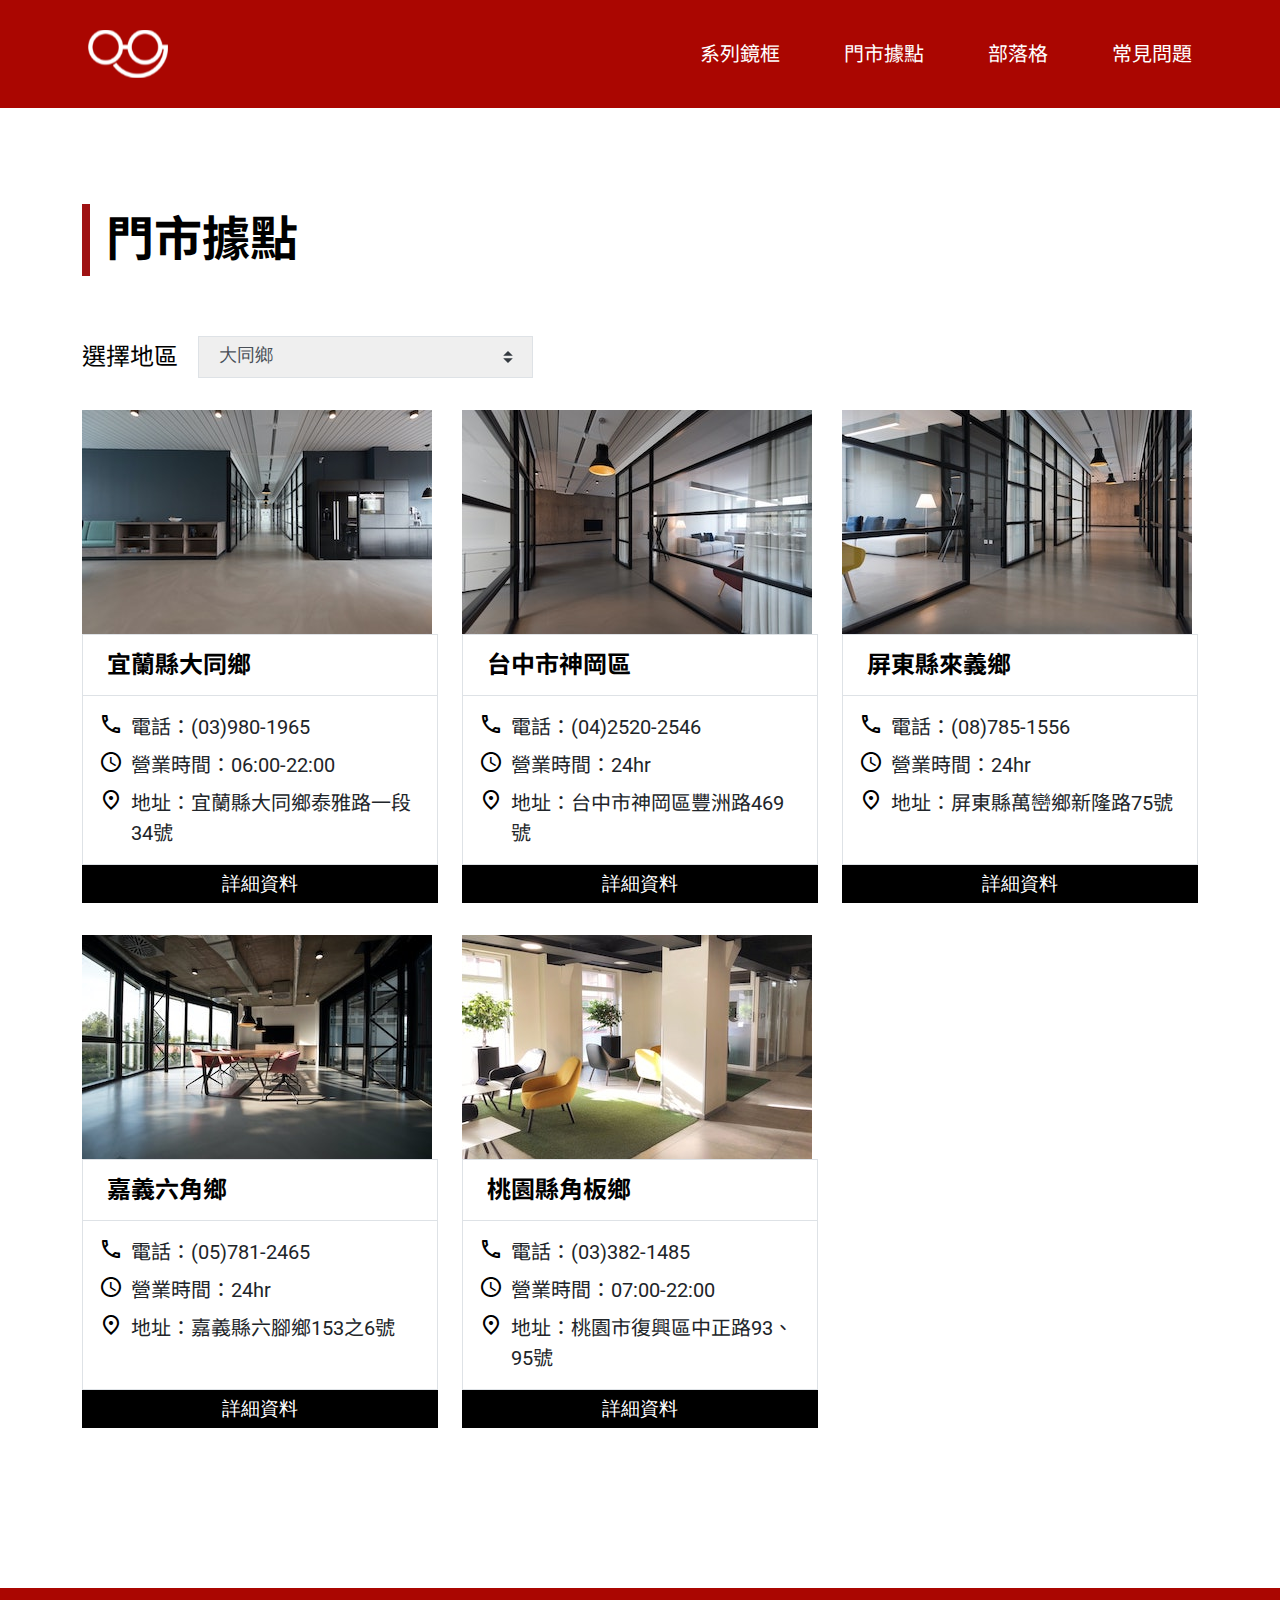
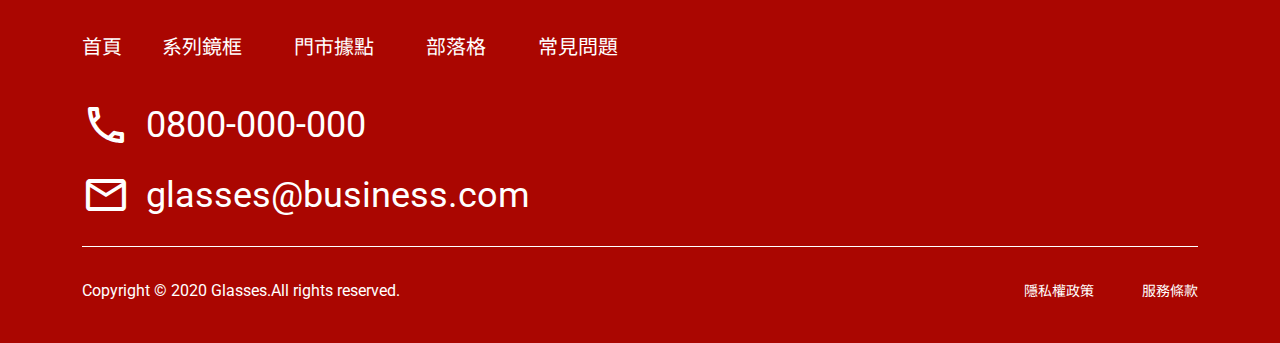
<file: store.html>
<!DOCTYPE html>
<html lang="zh-Hant-TW">
<head>
  <meta charset="UTF-8">
  <meta http-equiv="X-UA-Compatible" content="IE=edge">
  <meta name="viewport" content="width=device-width, initial-scale=1.0">
  <title>Optical 門市據點</title>
  <link href="https://fonts.googleapis.com/css2?family=Noto+Sans+TC:wght@400;500;700&family=Roboto:wght@400;500;700&display=swap"
        rel="stylesheet">
  <link href="https://fonts.googleapis.com/css2?family=Material+Icons+Outlined" rel="stylesheet">
  <!-- <link rel="preconnect" href="https://fonts.googleapis.com"> -->
  <!-- <link rel="preconnect" href="https://fonts.gstatic.com" crossorigin> -->
  <link rel="stylesheet" href="https://use.fontawesome.com/releases/v5.15.3/css/all.css" integrity="sha384-SZXxX4whJ79/gErwcOYf+zWLeJdY/qpuqC4cAa9rOGUstPomtqpuNWT9wdPEn2fk" crossorigin="anonymous">
  <link rel="stylesheet" href="./assets/style/all.css">
</head>
<body>
  <!-- header -->
  <div class="header">
    <h1><a href="index.html" class="header__replaceText image-replace-text">眼鏡行</a></h1>
    <ul class="nav w-100 w-md-auto fs-2">
      <li class="nav-item w-50 w-md-auto border-md-0 text-center"><a href="products.html" class="nav-link px-3 py-1 px-md-6 py-md-xss pink-hover">系列鏡框</a></li>
      <li class="nav-item w-50 w-md-auto border-md-0 text-center"><a href="store.html" class="nav-link px-3 py-1 px-md-6 py-md-xss pink-hover">門市據點</a></li>
      <li class="nav-item w-50 w-md-auto border-md-0 text-center"><a href="#" class="nav-link px-3 py-1 px-md-6 py-md-xss pink-hover">部落格</a></li>
      <li class="nav-item w-50 w-md-auto border-md-0 text-center"><a href="faq.html" class="nav-link px-3 py-1 px-md-6 py-md-xss pink-hover">常見問題</a></li>
    </ul>
  </div>
  <!-- main -->
  
<main class="container pt-m pt-lg-xl pt-md-10 pb-9 pb-lg-xxxl pb-md-xl">
  <h2 class="title">門市據點</h2>
  <div class="row">
    <div class="col-12 col-lg-5 col-md-6 d-flex align-items-center mb-3 mb-lg-6 mb-md-4">
      <label for="region" class="fs-s fs-lg-3 fs-md-1 text-nowrap me-s me-md-3">選擇地區</label>
      <select id="region" class="form-select form-select-sm">
        <option value="大同鄉">大同鄉</option>
        <option value="神岡區">神岡區</option>
        <option value="來義鄉">來義鄉</option>
        <option value="六腳鄉">六腳鄉</option>
        <option value="角板鄉">角板鄉</option>
      </select>
    </div>
  </div>
  <ul class="row -mb-2 -mb-lg-6 -mb-md-3">
    <li class="col-12 col-lg-4 col-md-6 mb-2 mb-lg-6 mb-md-3">
      <div class="card">
        <div class="overflow-hidden">
          <img src="assets/images/locate1.jpg" alt="location img" class="card-img image-zoom-hover">
        </div>
        <h3 class="card-header border-bottom-0 fs-1 fs-lg-3 fw-bold py-1 px-4 py-lg-s">宜蘭縣大同鄉</h3>
        <ul class="card-body">
          <li class="d-flex align-items-center align-items-lg-start mb-1">
            <span class="material-icons material-icons-outlined fs-2 fs-lg-3 me-1">
              phone
            </span>
            <a href="tel:(02)000-1234" class="text-dark fs-s fs-lg-2">
              電話：(03)980-1965
            </a>
          </li>
          <li class="d-flex align-items-center align-items-lg-start mb-1">
            <span class="material-icons material-icons-outlined fs-2 fs-lg-3 me-1">
              schedule
            </span>
            <p href="#" class="text-dark fs-s fs-lg-2">
              營業時間：06:00-22:00
            </p>
          </li>
          <li class="d-flex align-items-center align-items-lg-start">
            <span class="material-icons material-icons-outlined fs-2 fs-lg-3 me-1">
              place
            </span>
            <p href="#" class="text-dark fs-s fs-lg-2">
              地址：宜蘭縣大同鄉泰雅路一段34號
            </p>
          </li>
        </ul>
        <button type="submit" class="card-footer btn btn-black btn-sm fs-s fs-lg-m w-100"><a
             href="#">詳細資料</a></button>
      </div>
    </li>
    <li class="col-12 col-lg-4 col-md-6 mb-2 mb-lg-6 mb-md-3">
      <div class="card d-flex flex-column">
        <div class="overflow-hidden">
          <img src="assets/images/locate2.jpg" alt="location img" class="card-img image-zoom-hover">
        </div>
        <h3 class="card-header border-bottom-0 fs-1 fs-lg-3 fw-bold py-1 px-4 py-lg-s">台中市神岡區</h3>
        <ul class="card-body">
          <li class="d-flex align-items-center align-items-lg-start mb-1">
            <span class="material-icons material-icons-outlined fs-2 fs-lg-3 me-1">
              phone
            </span>
            <a href="tel:(02)000-1234" class="text-dark fs-s fs-lg-2">
              電話：(04)2520-2546
            </a>
          </li>
          <li class="d-flex align-items-center align-items-lg-start mb-1">
            <span class="material-icons material-icons-outlined fs-2 fs-lg-3 me-1">
              schedule
            </span>
            <p href="#" class="text-dark fs-s fs-lg-2">
              營業時間：24hr
            </p>
          </li>
          <li class="d-flex align-items-center align-items-lg-start">
            <span class="material-icons material-icons-outlined fs-2 fs-lg-3 me-1">
              place
            </span>
            <p href="#" class="text-dark fs-s fs-lg-2">
              地址：台中市神岡區豐洲路469號
            </p>
          </li>
        </ul>
        <button type="submit" class="card-footer btn btn-black btn-sm fs-s fs-lg-m w-100"><a
             href="#">詳細資料</a></button>
      </div>
    </li>
    <li class="col-12 col-lg-4 col-md-6 mb-2 mb-lg-6 mb-md-3">
      <div class="card">
        <div class="overflow-hidden">
          <img src="assets/images/locate3.jpg" alt="location img" class="card-img image-zoom-hover">
        </div>
        <h3 class="card-header border-bottom-0 fs-1 fs-lg-3 fw-bold py-1 px-4 py-lg-s">屏東縣來義鄉</h3>
        <ul class="card-body">
          <li class="d-flex align-items-center align-items-lg-start mb-1">
            <span class="material-icons material-icons-outlined fs-2 fs-lg-3 me-1">
              phone
            </span>
            <a href="tel:(02)000-1234" class="text-dark fs-s fs-lg-2">
              電話：(08)785-1556
            </a>
          </li>
          <li class="d-flex align-items-center align-items-lg-start mb-1">
            <span class="material-icons material-icons-outlined fs-2 fs-lg-3 me-1">
              schedule
            </span>
            <p href="#" class="text-dark fs-s fs-lg-2">
              營業時間：24hr
            </p>
          </li>
          <li class="d-flex align-items-center align-items-lg-start">
            <span class="material-icons material-icons-outlined fs-2 fs-lg-3 me-1">
              place
            </span>
            <p href="#" class="text-dark fs-s fs-lg-2">
              地址：屏東縣萬巒鄉新隆路75號
            </p>
          </li>
        </ul>
        <button type="submit" class="card-footer btn btn-black btn-sm fs-s fs-lg-m w-100"><a
             href="#">詳細資料</a></button>
      </div>
    </li>
    <li class="col-12 col-lg-4 col-md-6 mb-2 mb-lg-6 mb-md-3">
      <div class="card d-flex flex-column">
        <div class="overflow-hidden">
          <img src="assets/images/locate4.jpg" alt="location img" class="card-img image-zoom-hover">
        </div>
        <h3 class="card-header border-bottom-0 fs-1 fs-lg-3 fw-bold py-1 px-4 py-lg-s">嘉義六角鄉</h3>
        <ul class="card-body">
          <li class="d-flex align-items-center align-items-lg-start mb-1">
            <span class="material-icons material-icons-outlined fs-2 fs-lg-3 me-1">
              phone
            </span>
            <a href="tel:(02)000-1234" class="text-dark fs-s fs-lg-2">
              電話：(05)781-2465
            </a>
          </li>
          <li class="d-flex align-items-center align-items-lg-start mb-1">
            <span class="material-icons material-icons-outlined fs-2 fs-lg-3 me-1">
              schedule
            </span>
            <p href="#" class="text-dark fs-s fs-lg-2">
              營業時間：24hr
            </p>
          </li>
          <li class="d-flex align-items-center align-items-lg-start">
            <span class="material-icons material-icons-outlined fs-2 fs-lg-3 me-1">
              place
            </span>
            <p href="#" class="text-dark fs-s fs-lg-2">
              地址：嘉義縣六腳鄉153之6號
            </p>
          </li>
        </ul>
        <button type="submit" class="card-footer btn btn-black btn-sm fs-s fs-lg-m w-100"><a
             href="#">詳細資料</a></button>
      </div>
    </li>
    <li class="col-12 col-lg-4 col-md-6 mb-2 mb-lg-6 mb-md-3">
      <div class="card">
        <div class="overflow-hidden">
          <img src="assets/images/locate5.jpg" alt="location img" class="card-img image-zoom-hover">
        </div>
        <h3 class="card-header border-bottom-0 fs-1 fs-lg-3 fw-bold py-1 px-4 py-lg-s">桃園縣角板鄉</h3>
        <ul class="card-body">
          <li class="d-flex align-items-center align-items-lg-start mb-1">
            <span class="material-icons material-icons-outlined fs-2 fs-lg-3 me-1">
              phone
            </span>
            <a href="tel:(02)000-1234" class="text-dark fs-s fs-lg-2">
              電話：(03)382-1485
            </a>
          </li>
          <li class="d-flex align-items-center align-items-lg-start mb-1">
            <span class="material-icons material-icons-outlined fs-2 fs-lg-3 me-1">
              schedule
            </span>
            <p href="#" class="text-dark fs-s fs-lg-2">
              營業時間：07:00-22:00
            </p>
          </li>
          <li class="d-flex align-items-center align-items-lg-start">
            <span class="material-icons material-icons-outlined fs-2 fs-lg-3 me-1">
              place
            </span>
            <p href="#" class="text-dark fs-s fs-lg-2">
              地址：桃園市復興區中正路93、95號
            </p>
          </li>
        </ul>
        <button type="submit" class="card-footer btn btn-black btn-sm fs-s fs-lg-m w-100"><a
             href="#">詳細資料</a></button>
      </div>
    </li>
  </ul>
</main>
  <!-- footer -->
  <div class="bg-primary">
    <div class="container text-white pt-4 pt-md-6 pb-6 pb-lg-7 mx-md-auto">
      <div class="d-flex justify-content-between border-bottom mb-2 mb-md-6">
        <div>
          <ul class="nav first-child d-flex align-items-center d-none d-md-flex mb-0 mb-md-4">
            <li><a class="nav-link position-relative underline-hover py-0 py-lg-s px-3 px-lg-4 me-xs" href="index.html">首頁</a></li>
            <li><a class="nav-link position-relative underline-hover py-0 py-lg-s px-3 px-lg-4 me-xs" href="products.html">系列鏡框</a></li>
            <li><a class="nav-link position-relative underline-hover py-0 py-lg-s px-3 px-lg-4 me-xs" href="store.html">門市據點</a></li>
            <li><a class="nav-link position-relative underline-hover py-0 py-lg-s px-3 px-lg-4 me-xs" href="#">部落格</a></li>
            <li><a class="nav-link position-relative underline-hover py-0 py-lg-s px-3 px-lg-4 me-xs" href="faq.html">常見問題</a></li>
          </ul>
          <ul class="pb-2 pb-md-1">
            <li class="mb-1 mb-lg-2 mb-md-s">
              <a href="tel:+0800-000-000" class="d-flex align-items-center">
                <span class="material-icons material-icons-outlined fs-2 fs-lg-6 fs-md-3 me-xs me-lg-2 me-md-1">
                  phone
                </span>
                <span class="fs-1 fs-lg-5 fs-md-2">0800-000-000</span>
              </a>
            </li>
            <li class="mb-1 mb-lg-2 mb-md-s">
              <a href="mailto:glasses@business.com" class="d-flex align-items-center">
                <span class="material-icons material-icons-outlined fs-2 fs-lg-6 fs-md-3 me-xs me-lg-2 me-md-1">
                  mail_outline
                </span>
                <span class="fs-1 fs-lg-5 fs-md-2">glasses@business.com</span>
              </a>
            </li>
          </ul>
        </div>
        <ul class="d-flex">
          <li>
            <a href="https://www.facebook.com/hexschool/" title="臉書粉絲團" target="_blank" class="translucent-hover">
              <i class="fs-2 fs-lg-6 fs-md-3 me-4 me-lg-6 fab fa-facebook"></i>
            </a>
          </li>
          <li>
            <a href="https://www.instagram.com/hexschool/" title="IG icon" target="_blank" class="translucent-hover">
              <i class="fs-2 fs-lg-6 fs-md-3 me-4 me-lg-6 fab fa-instagram"></i>
            </a>
          </li>
          <li>
            <a href="https://page.line.me/guv7422g?openQrModal=true" title="官方line群" target="_blank" class="translucent-hover">
              <i class="fs-2 fs-lg-6 fs-md-3 fab fa-line"></i>
            </a>
          </li>
        </ul>
      </div>
      <div class="d-block d-md-flex justify-content-between align-items-center">
        <p class="fs-s fs-md-1 mb-1 mb-md-auto">Copyright © 2020 Glasses.All rights reserved.</p>
        <ul class="d-block d-md-flex">
          <li>
            <a href="#" class="fs-s translucent-hover me-0 me-lg-8 me-md-4 mb-1 mb-md-auto">隱私權政策</a>
          </li>
          <li>
            <a href="#" class="fs-s translucent-hover">服務條款</a>
          </li>
        </ul>
      </div>
    </div>
  </div>
  <script src="./assets/js/all.js"></script>
</body>
</html>
</file>
<file: assets/style/all.css>
@charset "UTF-8";
/* http://meyerweb.com/eric/tools/css/reset/ 
   v2.0 | 20110126
   License: none (public domain)
*/
html, body, div, span, applet, object, iframe,
h1, h2, h3, h4, h5, h6, p, blockquote, pre,
a, abbr, acronym, address, big, cite, code,
del, dfn, em, img, ins, kbd, q, s, samp,
small, strike, strong, sub, sup, tt, var,
b, u, i, center,
dl, dt, dd, ol, ul, li,
fieldset, form, label, legend,
table, caption, tbody, tfoot, thead, tr, th, td,
article, aside, canvas, details, embed,
figure, figcaption, footer, header, hgroup,
menu, nav, output, ruby, section, summary,
time, mark, audio, video {
  margin: 0;
  padding: 0;
  border: 0;
  font-size: 100%;
  font: inherit;
  vertical-align: baseline; }

/* HTML5 display-role reset for older browsers */
article, aside, details, figcaption, figure,
footer, header, hgroup, menu, nav, section {
  display: block; }

body {
  line-height: 1; }

ol, ul {
  list-style: none; }

blockquote, q {
  quotes: none; }

blockquote:before, blockquote:after,
q:before, q:after {
  content: '';
  content: none; }

table {
  border-collapse: collapse;
  border-spacing: 0; }

:root {
  --bs-pink: #FBF2F2;
  --bs-red: #AA0601;
  --bs-dark: #212529;
  --bs-brown: #650300;
  --bs-white: #ffffff;
  --bs-black: #000000;
  --bs-gray: #707070;
  --bs-gray-dark: #555555;
  --bs-brown-light: #B75929;
  --bs-brown-dark: #5F3E2D;
  --bs-primary: #AA0601;
  --bs-secondary: #650300;
  --bs-font-sans-serif: -apple-system, BlinkMacSystemFont, "Segoe UI", "Microsoft JhengHei", Roboto, "Helvetica Neue", Arial, sans-serif;
  --bs-font-monospace: SFMono-Regular, Menlo, Monaco, Consolas, "Liberation Mono", "Courier New", monospace;
  --bs-gradient: linear-gradient(180deg, rgba(255, 255, 255, 0.15), rgba(255, 255, 255, 0));
  --bs-font-family-noto-sans: "Noto Sans TC", sans-serif;
  --bs-font-family-roboto: "Roboto", sans-serif; }

.container, .container-fluid {
  height: 100%;
  padding-right: var(--bs-gutter-x, 0.75rem);
  padding-left: var(--bs-gutter-x, 0.75rem);
  margin-right: auto;
  margin-left: auto;
  max-width: 1140px; }

@media (min-width: 576px) {
  .container {
    max-width: 540px; } }

@media (min-width: 768px) {
  .container {
    max-width: 720px; } }

@media (min-width: 992px) {
  .container {
    max-width: 960px; } }

@media (min-width: 1200px) {
  .container {
    max-width: 1140px; } }

.width-a {
  max-width: auto;
  margin: 0 auto; }

@media (min-width: 576px) {
  .width-sm-a {
    max-width: auto;
    margin: 0 auto; } }

@media (min-width: 768px) {
  .width-md-a {
    max-width: auto;
    margin: 0 auto; } }

@media (min-width: 992px) {
  .width-lg-a {
    max-width: auto;
    margin: 0 auto; } }

@media (min-width: 1200px) {
  .width-xl-a {
    max-width: auto;
    margin: 0 auto; } }

.width-s {
  max-width: 255px;
  margin: 0 auto; }

@media (min-width: 576px) {
  .width-sm-s {
    max-width: 255px;
    margin: 0 auto; } }

@media (min-width: 768px) {
  .width-md-s {
    max-width: 255px;
    margin: 0 auto; } }

@media (min-width: 992px) {
  .width-lg-s {
    max-width: 255px;
    margin: 0 auto; } }

@media (min-width: 1200px) {
  .width-xl-s {
    max-width: 255px;
    margin: 0 auto; } }

.row {
  --bs-gutter-x: 1.5rem;
  --bs-gutter-y: 0;
  display: -webkit-box;
  display: -ms-flexbox;
  display: flex;
  -ms-flex-wrap: wrap;
      flex-wrap: wrap;
  margin-top: calc(var(--bs-gutter-y) * -1);
  margin-right: calc(var(--bs-gutter-x) / -2);
  margin-left: calc(var(--bs-gutter-x) / -2); }
  .row > * {
    -webkit-box-sizing: border-box;
            box-sizing: border-box;
    -ms-flex-negative: 0;
        flex-shrink: 0;
    width: 100%;
    max-width: 100%;
    padding-right: calc(var(--bs-gutter-x) / 2);
    padding-left: calc(var(--bs-gutter-x) / 2);
    margin-top: var(--bs-gutter-y); }

.col {
  -webkit-box-flex: 1;
      -ms-flex: 1 0 0%;
          flex: 1 0 0%; }

.col-1 {
  -webkit-box-flex: 0;
      -ms-flex: 0 0 auto;
          flex: 0 0 auto;
  width: 8.33333%; }

.col-2 {
  -webkit-box-flex: 0;
      -ms-flex: 0 0 auto;
          flex: 0 0 auto;
  width: 16.66667%; }

.col-3 {
  -webkit-box-flex: 0;
      -ms-flex: 0 0 auto;
          flex: 0 0 auto;
  width: 25%; }

.col-4 {
  -webkit-box-flex: 0;
      -ms-flex: 0 0 auto;
          flex: 0 0 auto;
  width: 33.33333%; }

.col-5 {
  -webkit-box-flex: 0;
      -ms-flex: 0 0 auto;
          flex: 0 0 auto;
  width: 41.66667%; }

.col-6 {
  -webkit-box-flex: 0;
      -ms-flex: 0 0 auto;
          flex: 0 0 auto;
  width: 50%; }

.col-7 {
  -webkit-box-flex: 0;
      -ms-flex: 0 0 auto;
          flex: 0 0 auto;
  width: 58.33333%; }

.col-8 {
  -webkit-box-flex: 0;
      -ms-flex: 0 0 auto;
          flex: 0 0 auto;
  width: 66.66667%; }

.col-9 {
  -webkit-box-flex: 0;
      -ms-flex: 0 0 auto;
          flex: 0 0 auto;
  width: 75%; }

.col-10 {
  -webkit-box-flex: 0;
      -ms-flex: 0 0 auto;
          flex: 0 0 auto;
  width: 83.33333%; }

.col-11 {
  -webkit-box-flex: 0;
      -ms-flex: 0 0 auto;
          flex: 0 0 auto;
  width: 91.66667%; }

.col-12 {
  -webkit-box-flex: 0;
      -ms-flex: 0 0 auto;
          flex: 0 0 auto;
  width: 100%; }

.g-0,
.gx-0 {
  --bs-gutter-x: 0; }

.g-0,
.gy-0 {
  --bs-gutter-y: 0; }

.g-xs,
.gx-xs {
  --bs-gutter-x: 0.25rem; }

.g-xs,
.gy-xs {
  --bs-gutter-y: 0.25rem; }

.g-xss,
.gx-xss {
  --bs-gutter-x: 0.5625rem; }

.g-xss,
.gy-xss {
  --bs-gutter-y: 0.5625rem; }

.g-s,
.gx-s {
  --bs-gutter-x: 0.75rem; }

.g-s,
.gy-s {
  --bs-gutter-y: 0.75rem; }

.g-ss,
.gx-ss {
  --bs-gutter-x: 0.9375rem; }

.g-ss,
.gy-ss {
  --bs-gutter-y: 0.9375rem; }

.g-xm,
.gx-xm {
  --bs-gutter-x: 1.75rem; }

.g-xm,
.gy-xm {
  --bs-gutter-y: 1.75rem; }

.g-m,
.gx-m {
  --bs-gutter-x: 2.25rem; }

.g-m,
.gy-m {
  --bs-gutter-y: 2.25rem; }

.g-l,
.gx-l {
  --bs-gutter-x: 4.5rem; }

.g-l,
.gy-l {
  --bs-gutter-y: 4.5rem; }

.g-xl,
.gx-xl {
  --bs-gutter-x: 6rem; }

.g-xl,
.gy-xl {
  --bs-gutter-y: 6rem; }

.g-xxl,
.gx-xxl {
  --bs-gutter-x: 6.5rem; }

.g-xxl,
.gy-xxl {
  --bs-gutter-y: 6.5rem; }

.g-xxxl,
.gx-xxxl {
  --bs-gutter-x: 10rem; }

.g-xxxl,
.gy-xxxl {
  --bs-gutter-y: 10rem; }

.g-1,
.gx-1 {
  --bs-gutter-x: 0.5rem; }

.g-1,
.gy-1 {
  --bs-gutter-y: 0.5rem; }

.g-2,
.gx-2 {
  --bs-gutter-x: 1rem; }

.g-2,
.gy-2 {
  --bs-gutter-y: 1rem; }

.g-3,
.gx-3 {
  --bs-gutter-x: 1.25rem; }

.g-3,
.gy-3 {
  --bs-gutter-y: 1.25rem; }

.g-4,
.gx-4 {
  --bs-gutter-x: 1.5rem; }

.g-4,
.gy-4 {
  --bs-gutter-y: 1.5rem; }

.g-5,
.gx-5 {
  --bs-gutter-x: 1.875rem; }

.g-5,
.gy-5 {
  --bs-gutter-y: 1.875rem; }

.g-6,
.gx-6 {
  --bs-gutter-x: 2rem; }

.g-6,
.gy-6 {
  --bs-gutter-y: 2rem; }

.g-7,
.gx-7 {
  --bs-gutter-x: 2.5rem; }

.g-7,
.gy-7 {
  --bs-gutter-y: 2.5rem; }

.g-8,
.gx-8 {
  --bs-gutter-x: 3rem; }

.g-8,
.gy-8 {
  --bs-gutter-y: 3rem; }

.g-9,
.gx-9 {
  --bs-gutter-x: 3.5rem; }

.g-9,
.gy-9 {
  --bs-gutter-y: 3.5rem; }

.g-10,
.gx-10 {
  --bs-gutter-x: 3.75rem; }

.g-10,
.gy-10 {
  --bs-gutter-y: 3.75rem; }

.g-11,
.gx-11 {
  --bs-gutter-x: 5rem; }

.g-11,
.gy-11 {
  --bs-gutter-y: 5rem; }

@media (min-width: 576px) {
  .col-sm {
    -webkit-box-flex: 1;
        -ms-flex: 1 0 0%;
            flex: 1 0 0%; }
  .col-sm-1 {
    -webkit-box-flex: 0;
        -ms-flex: 0 0 auto;
            flex: 0 0 auto;
    width: 8.33333%; }
  .col-sm-2 {
    -webkit-box-flex: 0;
        -ms-flex: 0 0 auto;
            flex: 0 0 auto;
    width: 16.66667%; }
  .col-sm-3 {
    -webkit-box-flex: 0;
        -ms-flex: 0 0 auto;
            flex: 0 0 auto;
    width: 25%; }
  .col-sm-4 {
    -webkit-box-flex: 0;
        -ms-flex: 0 0 auto;
            flex: 0 0 auto;
    width: 33.33333%; }
  .col-sm-5 {
    -webkit-box-flex: 0;
        -ms-flex: 0 0 auto;
            flex: 0 0 auto;
    width: 41.66667%; }
  .col-sm-6 {
    -webkit-box-flex: 0;
        -ms-flex: 0 0 auto;
            flex: 0 0 auto;
    width: 50%; }
  .col-sm-7 {
    -webkit-box-flex: 0;
        -ms-flex: 0 0 auto;
            flex: 0 0 auto;
    width: 58.33333%; }
  .col-sm-8 {
    -webkit-box-flex: 0;
        -ms-flex: 0 0 auto;
            flex: 0 0 auto;
    width: 66.66667%; }
  .col-sm-9 {
    -webkit-box-flex: 0;
        -ms-flex: 0 0 auto;
            flex: 0 0 auto;
    width: 75%; }
  .col-sm-10 {
    -webkit-box-flex: 0;
        -ms-flex: 0 0 auto;
            flex: 0 0 auto;
    width: 83.33333%; }
  .col-sm-11 {
    -webkit-box-flex: 0;
        -ms-flex: 0 0 auto;
            flex: 0 0 auto;
    width: 91.66667%; }
  .col-sm-12 {
    -webkit-box-flex: 0;
        -ms-flex: 0 0 auto;
            flex: 0 0 auto;
    width: 100%; }
  .g-sm-0,
  .gx-sm-0 {
    --bs-gutter-x: 0; }
  .g-sm-0,
  .gy-sm-0 {
    --bs-gutter-y: 0; }
  .g-sm-xs,
  .gx-sm-xs {
    --bs-gutter-x: 0.25rem; }
  .g-sm-xs,
  .gy-sm-xs {
    --bs-gutter-y: 0.25rem; }
  .g-sm-xss,
  .gx-sm-xss {
    --bs-gutter-x: 0.5625rem; }
  .g-sm-xss,
  .gy-sm-xss {
    --bs-gutter-y: 0.5625rem; }
  .g-sm-s,
  .gx-sm-s {
    --bs-gutter-x: 0.75rem; }
  .g-sm-s,
  .gy-sm-s {
    --bs-gutter-y: 0.75rem; }
  .g-sm-ss,
  .gx-sm-ss {
    --bs-gutter-x: 0.9375rem; }
  .g-sm-ss,
  .gy-sm-ss {
    --bs-gutter-y: 0.9375rem; }
  .g-sm-xm,
  .gx-sm-xm {
    --bs-gutter-x: 1.75rem; }
  .g-sm-xm,
  .gy-sm-xm {
    --bs-gutter-y: 1.75rem; }
  .g-sm-m,
  .gx-sm-m {
    --bs-gutter-x: 2.25rem; }
  .g-sm-m,
  .gy-sm-m {
    --bs-gutter-y: 2.25rem; }
  .g-sm-l,
  .gx-sm-l {
    --bs-gutter-x: 4.5rem; }
  .g-sm-l,
  .gy-sm-l {
    --bs-gutter-y: 4.5rem; }
  .g-sm-xl,
  .gx-sm-xl {
    --bs-gutter-x: 6rem; }
  .g-sm-xl,
  .gy-sm-xl {
    --bs-gutter-y: 6rem; }
  .g-sm-xxl,
  .gx-sm-xxl {
    --bs-gutter-x: 6.5rem; }
  .g-sm-xxl,
  .gy-sm-xxl {
    --bs-gutter-y: 6.5rem; }
  .g-sm-xxxl,
  .gx-sm-xxxl {
    --bs-gutter-x: 10rem; }
  .g-sm-xxxl,
  .gy-sm-xxxl {
    --bs-gutter-y: 10rem; }
  .g-sm-1,
  .gx-sm-1 {
    --bs-gutter-x: 0.5rem; }
  .g-sm-1,
  .gy-sm-1 {
    --bs-gutter-y: 0.5rem; }
  .g-sm-2,
  .gx-sm-2 {
    --bs-gutter-x: 1rem; }
  .g-sm-2,
  .gy-sm-2 {
    --bs-gutter-y: 1rem; }
  .g-sm-3,
  .gx-sm-3 {
    --bs-gutter-x: 1.25rem; }
  .g-sm-3,
  .gy-sm-3 {
    --bs-gutter-y: 1.25rem; }
  .g-sm-4,
  .gx-sm-4 {
    --bs-gutter-x: 1.5rem; }
  .g-sm-4,
  .gy-sm-4 {
    --bs-gutter-y: 1.5rem; }
  .g-sm-5,
  .gx-sm-5 {
    --bs-gutter-x: 1.875rem; }
  .g-sm-5,
  .gy-sm-5 {
    --bs-gutter-y: 1.875rem; }
  .g-sm-6,
  .gx-sm-6 {
    --bs-gutter-x: 2rem; }
  .g-sm-6,
  .gy-sm-6 {
    --bs-gutter-y: 2rem; }
  .g-sm-7,
  .gx-sm-7 {
    --bs-gutter-x: 2.5rem; }
  .g-sm-7,
  .gy-sm-7 {
    --bs-gutter-y: 2.5rem; }
  .g-sm-8,
  .gx-sm-8 {
    --bs-gutter-x: 3rem; }
  .g-sm-8,
  .gy-sm-8 {
    --bs-gutter-y: 3rem; }
  .g-sm-9,
  .gx-sm-9 {
    --bs-gutter-x: 3.5rem; }
  .g-sm-9,
  .gy-sm-9 {
    --bs-gutter-y: 3.5rem; }
  .g-sm-10,
  .gx-sm-10 {
    --bs-gutter-x: 3.75rem; }
  .g-sm-10,
  .gy-sm-10 {
    --bs-gutter-y: 3.75rem; }
  .g-sm-11,
  .gx-sm-11 {
    --bs-gutter-x: 5rem; }
  .g-sm-11,
  .gy-sm-11 {
    --bs-gutter-y: 5rem; } }

@media (min-width: 768px) {
  .col-md {
    -webkit-box-flex: 1;
        -ms-flex: 1 0 0%;
            flex: 1 0 0%; }
  .col-md-1 {
    -webkit-box-flex: 0;
        -ms-flex: 0 0 auto;
            flex: 0 0 auto;
    width: 8.33333%; }
  .col-md-2 {
    -webkit-box-flex: 0;
        -ms-flex: 0 0 auto;
            flex: 0 0 auto;
    width: 16.66667%; }
  .col-md-3 {
    -webkit-box-flex: 0;
        -ms-flex: 0 0 auto;
            flex: 0 0 auto;
    width: 25%; }
  .col-md-4 {
    -webkit-box-flex: 0;
        -ms-flex: 0 0 auto;
            flex: 0 0 auto;
    width: 33.33333%; }
  .col-md-5 {
    -webkit-box-flex: 0;
        -ms-flex: 0 0 auto;
            flex: 0 0 auto;
    width: 41.66667%; }
  .col-md-6 {
    -webkit-box-flex: 0;
        -ms-flex: 0 0 auto;
            flex: 0 0 auto;
    width: 50%; }
  .col-md-7 {
    -webkit-box-flex: 0;
        -ms-flex: 0 0 auto;
            flex: 0 0 auto;
    width: 58.33333%; }
  .col-md-8 {
    -webkit-box-flex: 0;
        -ms-flex: 0 0 auto;
            flex: 0 0 auto;
    width: 66.66667%; }
  .col-md-9 {
    -webkit-box-flex: 0;
        -ms-flex: 0 0 auto;
            flex: 0 0 auto;
    width: 75%; }
  .col-md-10 {
    -webkit-box-flex: 0;
        -ms-flex: 0 0 auto;
            flex: 0 0 auto;
    width: 83.33333%; }
  .col-md-11 {
    -webkit-box-flex: 0;
        -ms-flex: 0 0 auto;
            flex: 0 0 auto;
    width: 91.66667%; }
  .col-md-12 {
    -webkit-box-flex: 0;
        -ms-flex: 0 0 auto;
            flex: 0 0 auto;
    width: 100%; }
  .g-md-0,
  .gx-md-0 {
    --bs-gutter-x: 0; }
  .g-md-0,
  .gy-md-0 {
    --bs-gutter-y: 0; }
  .g-md-xs,
  .gx-md-xs {
    --bs-gutter-x: 0.25rem; }
  .g-md-xs,
  .gy-md-xs {
    --bs-gutter-y: 0.25rem; }
  .g-md-xss,
  .gx-md-xss {
    --bs-gutter-x: 0.5625rem; }
  .g-md-xss,
  .gy-md-xss {
    --bs-gutter-y: 0.5625rem; }
  .g-md-s,
  .gx-md-s {
    --bs-gutter-x: 0.75rem; }
  .g-md-s,
  .gy-md-s {
    --bs-gutter-y: 0.75rem; }
  .g-md-ss,
  .gx-md-ss {
    --bs-gutter-x: 0.9375rem; }
  .g-md-ss,
  .gy-md-ss {
    --bs-gutter-y: 0.9375rem; }
  .g-md-xm,
  .gx-md-xm {
    --bs-gutter-x: 1.75rem; }
  .g-md-xm,
  .gy-md-xm {
    --bs-gutter-y: 1.75rem; }
  .g-md-m,
  .gx-md-m {
    --bs-gutter-x: 2.25rem; }
  .g-md-m,
  .gy-md-m {
    --bs-gutter-y: 2.25rem; }
  .g-md-l,
  .gx-md-l {
    --bs-gutter-x: 4.5rem; }
  .g-md-l,
  .gy-md-l {
    --bs-gutter-y: 4.5rem; }
  .g-md-xl,
  .gx-md-xl {
    --bs-gutter-x: 6rem; }
  .g-md-xl,
  .gy-md-xl {
    --bs-gutter-y: 6rem; }
  .g-md-xxl,
  .gx-md-xxl {
    --bs-gutter-x: 6.5rem; }
  .g-md-xxl,
  .gy-md-xxl {
    --bs-gutter-y: 6.5rem; }
  .g-md-xxxl,
  .gx-md-xxxl {
    --bs-gutter-x: 10rem; }
  .g-md-xxxl,
  .gy-md-xxxl {
    --bs-gutter-y: 10rem; }
  .g-md-1,
  .gx-md-1 {
    --bs-gutter-x: 0.5rem; }
  .g-md-1,
  .gy-md-1 {
    --bs-gutter-y: 0.5rem; }
  .g-md-2,
  .gx-md-2 {
    --bs-gutter-x: 1rem; }
  .g-md-2,
  .gy-md-2 {
    --bs-gutter-y: 1rem; }
  .g-md-3,
  .gx-md-3 {
    --bs-gutter-x: 1.25rem; }
  .g-md-3,
  .gy-md-3 {
    --bs-gutter-y: 1.25rem; }
  .g-md-4,
  .gx-md-4 {
    --bs-gutter-x: 1.5rem; }
  .g-md-4,
  .gy-md-4 {
    --bs-gutter-y: 1.5rem; }
  .g-md-5,
  .gx-md-5 {
    --bs-gutter-x: 1.875rem; }
  .g-md-5,
  .gy-md-5 {
    --bs-gutter-y: 1.875rem; }
  .g-md-6,
  .gx-md-6 {
    --bs-gutter-x: 2rem; }
  .g-md-6,
  .gy-md-6 {
    --bs-gutter-y: 2rem; }
  .g-md-7,
  .gx-md-7 {
    --bs-gutter-x: 2.5rem; }
  .g-md-7,
  .gy-md-7 {
    --bs-gutter-y: 2.5rem; }
  .g-md-8,
  .gx-md-8 {
    --bs-gutter-x: 3rem; }
  .g-md-8,
  .gy-md-8 {
    --bs-gutter-y: 3rem; }
  .g-md-9,
  .gx-md-9 {
    --bs-gutter-x: 3.5rem; }
  .g-md-9,
  .gy-md-9 {
    --bs-gutter-y: 3.5rem; }
  .g-md-10,
  .gx-md-10 {
    --bs-gutter-x: 3.75rem; }
  .g-md-10,
  .gy-md-10 {
    --bs-gutter-y: 3.75rem; }
  .g-md-11,
  .gx-md-11 {
    --bs-gutter-x: 5rem; }
  .g-md-11,
  .gy-md-11 {
    --bs-gutter-y: 5rem; } }

@media (min-width: 992px) {
  .col-lg {
    -webkit-box-flex: 1;
        -ms-flex: 1 0 0%;
            flex: 1 0 0%; }
  .col-lg-1 {
    -webkit-box-flex: 0;
        -ms-flex: 0 0 auto;
            flex: 0 0 auto;
    width: 8.33333%; }
  .col-lg-2 {
    -webkit-box-flex: 0;
        -ms-flex: 0 0 auto;
            flex: 0 0 auto;
    width: 16.66667%; }
  .col-lg-3 {
    -webkit-box-flex: 0;
        -ms-flex: 0 0 auto;
            flex: 0 0 auto;
    width: 25%; }
  .col-lg-4 {
    -webkit-box-flex: 0;
        -ms-flex: 0 0 auto;
            flex: 0 0 auto;
    width: 33.33333%; }
  .col-lg-5 {
    -webkit-box-flex: 0;
        -ms-flex: 0 0 auto;
            flex: 0 0 auto;
    width: 41.66667%; }
  .col-lg-6 {
    -webkit-box-flex: 0;
        -ms-flex: 0 0 auto;
            flex: 0 0 auto;
    width: 50%; }
  .col-lg-7 {
    -webkit-box-flex: 0;
        -ms-flex: 0 0 auto;
            flex: 0 0 auto;
    width: 58.33333%; }
  .col-lg-8 {
    -webkit-box-flex: 0;
        -ms-flex: 0 0 auto;
            flex: 0 0 auto;
    width: 66.66667%; }
  .col-lg-9 {
    -webkit-box-flex: 0;
        -ms-flex: 0 0 auto;
            flex: 0 0 auto;
    width: 75%; }
  .col-lg-10 {
    -webkit-box-flex: 0;
        -ms-flex: 0 0 auto;
            flex: 0 0 auto;
    width: 83.33333%; }
  .col-lg-11 {
    -webkit-box-flex: 0;
        -ms-flex: 0 0 auto;
            flex: 0 0 auto;
    width: 91.66667%; }
  .col-lg-12 {
    -webkit-box-flex: 0;
        -ms-flex: 0 0 auto;
            flex: 0 0 auto;
    width: 100%; }
  .g-lg-0,
  .gx-lg-0 {
    --bs-gutter-x: 0; }
  .g-lg-0,
  .gy-lg-0 {
    --bs-gutter-y: 0; }
  .g-lg-xs,
  .gx-lg-xs {
    --bs-gutter-x: 0.25rem; }
  .g-lg-xs,
  .gy-lg-xs {
    --bs-gutter-y: 0.25rem; }
  .g-lg-xss,
  .gx-lg-xss {
    --bs-gutter-x: 0.5625rem; }
  .g-lg-xss,
  .gy-lg-xss {
    --bs-gutter-y: 0.5625rem; }
  .g-lg-s,
  .gx-lg-s {
    --bs-gutter-x: 0.75rem; }
  .g-lg-s,
  .gy-lg-s {
    --bs-gutter-y: 0.75rem; }
  .g-lg-ss,
  .gx-lg-ss {
    --bs-gutter-x: 0.9375rem; }
  .g-lg-ss,
  .gy-lg-ss {
    --bs-gutter-y: 0.9375rem; }
  .g-lg-xm,
  .gx-lg-xm {
    --bs-gutter-x: 1.75rem; }
  .g-lg-xm,
  .gy-lg-xm {
    --bs-gutter-y: 1.75rem; }
  .g-lg-m,
  .gx-lg-m {
    --bs-gutter-x: 2.25rem; }
  .g-lg-m,
  .gy-lg-m {
    --bs-gutter-y: 2.25rem; }
  .g-lg-l,
  .gx-lg-l {
    --bs-gutter-x: 4.5rem; }
  .g-lg-l,
  .gy-lg-l {
    --bs-gutter-y: 4.5rem; }
  .g-lg-xl,
  .gx-lg-xl {
    --bs-gutter-x: 6rem; }
  .g-lg-xl,
  .gy-lg-xl {
    --bs-gutter-y: 6rem; }
  .g-lg-xxl,
  .gx-lg-xxl {
    --bs-gutter-x: 6.5rem; }
  .g-lg-xxl,
  .gy-lg-xxl {
    --bs-gutter-y: 6.5rem; }
  .g-lg-xxxl,
  .gx-lg-xxxl {
    --bs-gutter-x: 10rem; }
  .g-lg-xxxl,
  .gy-lg-xxxl {
    --bs-gutter-y: 10rem; }
  .g-lg-1,
  .gx-lg-1 {
    --bs-gutter-x: 0.5rem; }
  .g-lg-1,
  .gy-lg-1 {
    --bs-gutter-y: 0.5rem; }
  .g-lg-2,
  .gx-lg-2 {
    --bs-gutter-x: 1rem; }
  .g-lg-2,
  .gy-lg-2 {
    --bs-gutter-y: 1rem; }
  .g-lg-3,
  .gx-lg-3 {
    --bs-gutter-x: 1.25rem; }
  .g-lg-3,
  .gy-lg-3 {
    --bs-gutter-y: 1.25rem; }
  .g-lg-4,
  .gx-lg-4 {
    --bs-gutter-x: 1.5rem; }
  .g-lg-4,
  .gy-lg-4 {
    --bs-gutter-y: 1.5rem; }
  .g-lg-5,
  .gx-lg-5 {
    --bs-gutter-x: 1.875rem; }
  .g-lg-5,
  .gy-lg-5 {
    --bs-gutter-y: 1.875rem; }
  .g-lg-6,
  .gx-lg-6 {
    --bs-gutter-x: 2rem; }
  .g-lg-6,
  .gy-lg-6 {
    --bs-gutter-y: 2rem; }
  .g-lg-7,
  .gx-lg-7 {
    --bs-gutter-x: 2.5rem; }
  .g-lg-7,
  .gy-lg-7 {
    --bs-gutter-y: 2.5rem; }
  .g-lg-8,
  .gx-lg-8 {
    --bs-gutter-x: 3rem; }
  .g-lg-8,
  .gy-lg-8 {
    --bs-gutter-y: 3rem; }
  .g-lg-9,
  .gx-lg-9 {
    --bs-gutter-x: 3.5rem; }
  .g-lg-9,
  .gy-lg-9 {
    --bs-gutter-y: 3.5rem; }
  .g-lg-10,
  .gx-lg-10 {
    --bs-gutter-x: 3.75rem; }
  .g-lg-10,
  .gy-lg-10 {
    --bs-gutter-y: 3.75rem; }
  .g-lg-11,
  .gx-lg-11 {
    --bs-gutter-x: 5rem; }
  .g-lg-11,
  .gy-lg-11 {
    --bs-gutter-y: 5rem; } }

@media (min-width: 1200px) {
  .col-xl {
    -webkit-box-flex: 1;
        -ms-flex: 1 0 0%;
            flex: 1 0 0%; }
  .col-xl-1 {
    -webkit-box-flex: 0;
        -ms-flex: 0 0 auto;
            flex: 0 0 auto;
    width: 8.33333%; }
  .col-xl-2 {
    -webkit-box-flex: 0;
        -ms-flex: 0 0 auto;
            flex: 0 0 auto;
    width: 16.66667%; }
  .col-xl-3 {
    -webkit-box-flex: 0;
        -ms-flex: 0 0 auto;
            flex: 0 0 auto;
    width: 25%; }
  .col-xl-4 {
    -webkit-box-flex: 0;
        -ms-flex: 0 0 auto;
            flex: 0 0 auto;
    width: 33.33333%; }
  .col-xl-5 {
    -webkit-box-flex: 0;
        -ms-flex: 0 0 auto;
            flex: 0 0 auto;
    width: 41.66667%; }
  .col-xl-6 {
    -webkit-box-flex: 0;
        -ms-flex: 0 0 auto;
            flex: 0 0 auto;
    width: 50%; }
  .col-xl-7 {
    -webkit-box-flex: 0;
        -ms-flex: 0 0 auto;
            flex: 0 0 auto;
    width: 58.33333%; }
  .col-xl-8 {
    -webkit-box-flex: 0;
        -ms-flex: 0 0 auto;
            flex: 0 0 auto;
    width: 66.66667%; }
  .col-xl-9 {
    -webkit-box-flex: 0;
        -ms-flex: 0 0 auto;
            flex: 0 0 auto;
    width: 75%; }
  .col-xl-10 {
    -webkit-box-flex: 0;
        -ms-flex: 0 0 auto;
            flex: 0 0 auto;
    width: 83.33333%; }
  .col-xl-11 {
    -webkit-box-flex: 0;
        -ms-flex: 0 0 auto;
            flex: 0 0 auto;
    width: 91.66667%; }
  .col-xl-12 {
    -webkit-box-flex: 0;
        -ms-flex: 0 0 auto;
            flex: 0 0 auto;
    width: 100%; }
  .g-xl-0,
  .gx-xl-0 {
    --bs-gutter-x: 0; }
  .g-xl-0,
  .gy-xl-0 {
    --bs-gutter-y: 0; }
  .g-xl-xs,
  .gx-xl-xs {
    --bs-gutter-x: 0.25rem; }
  .g-xl-xs,
  .gy-xl-xs {
    --bs-gutter-y: 0.25rem; }
  .g-xl-xss,
  .gx-xl-xss {
    --bs-gutter-x: 0.5625rem; }
  .g-xl-xss,
  .gy-xl-xss {
    --bs-gutter-y: 0.5625rem; }
  .g-xl-s,
  .gx-xl-s {
    --bs-gutter-x: 0.75rem; }
  .g-xl-s,
  .gy-xl-s {
    --bs-gutter-y: 0.75rem; }
  .g-xl-ss,
  .gx-xl-ss {
    --bs-gutter-x: 0.9375rem; }
  .g-xl-ss,
  .gy-xl-ss {
    --bs-gutter-y: 0.9375rem; }
  .g-xl-xm,
  .gx-xl-xm {
    --bs-gutter-x: 1.75rem; }
  .g-xl-xm,
  .gy-xl-xm {
    --bs-gutter-y: 1.75rem; }
  .g-xl-m,
  .gx-xl-m {
    --bs-gutter-x: 2.25rem; }
  .g-xl-m,
  .gy-xl-m {
    --bs-gutter-y: 2.25rem; }
  .g-xl-l,
  .gx-xl-l {
    --bs-gutter-x: 4.5rem; }
  .g-xl-l,
  .gy-xl-l {
    --bs-gutter-y: 4.5rem; }
  .g-xl-xl,
  .gx-xl-xl {
    --bs-gutter-x: 6rem; }
  .g-xl-xl,
  .gy-xl-xl {
    --bs-gutter-y: 6rem; }
  .g-xl-xxl,
  .gx-xl-xxl {
    --bs-gutter-x: 6.5rem; }
  .g-xl-xxl,
  .gy-xl-xxl {
    --bs-gutter-y: 6.5rem; }
  .g-xl-xxxl,
  .gx-xl-xxxl {
    --bs-gutter-x: 10rem; }
  .g-xl-xxxl,
  .gy-xl-xxxl {
    --bs-gutter-y: 10rem; }
  .g-xl-1,
  .gx-xl-1 {
    --bs-gutter-x: 0.5rem; }
  .g-xl-1,
  .gy-xl-1 {
    --bs-gutter-y: 0.5rem; }
  .g-xl-2,
  .gx-xl-2 {
    --bs-gutter-x: 1rem; }
  .g-xl-2,
  .gy-xl-2 {
    --bs-gutter-y: 1rem; }
  .g-xl-3,
  .gx-xl-3 {
    --bs-gutter-x: 1.25rem; }
  .g-xl-3,
  .gy-xl-3 {
    --bs-gutter-y: 1.25rem; }
  .g-xl-4,
  .gx-xl-4 {
    --bs-gutter-x: 1.5rem; }
  .g-xl-4,
  .gy-xl-4 {
    --bs-gutter-y: 1.5rem; }
  .g-xl-5,
  .gx-xl-5 {
    --bs-gutter-x: 1.875rem; }
  .g-xl-5,
  .gy-xl-5 {
    --bs-gutter-y: 1.875rem; }
  .g-xl-6,
  .gx-xl-6 {
    --bs-gutter-x: 2rem; }
  .g-xl-6,
  .gy-xl-6 {
    --bs-gutter-y: 2rem; }
  .g-xl-7,
  .gx-xl-7 {
    --bs-gutter-x: 2.5rem; }
  .g-xl-7,
  .gy-xl-7 {
    --bs-gutter-y: 2.5rem; }
  .g-xl-8,
  .gx-xl-8 {
    --bs-gutter-x: 3rem; }
  .g-xl-8,
  .gy-xl-8 {
    --bs-gutter-y: 3rem; }
  .g-xl-9,
  .gx-xl-9 {
    --bs-gutter-x: 3.5rem; }
  .g-xl-9,
  .gy-xl-9 {
    --bs-gutter-y: 3.5rem; }
  .g-xl-10,
  .gx-xl-10 {
    --bs-gutter-x: 3.75rem; }
  .g-xl-10,
  .gy-xl-10 {
    --bs-gutter-y: 3.75rem; }
  .g-xl-11,
  .gx-xl-11 {
    --bs-gutter-x: 5rem; }
  .g-xl-11,
  .gy-xl-11 {
    --bs-gutter-y: 5rem; } }

.card {
  display: -webkit-box;
  display: -ms-flexbox;
  display: flex;
  -webkit-box-orient: vertical;
  -webkit-box-direction: normal;
      -ms-flex-direction: column;
          flex-direction: column;
  height: 100%; }

.card-body {
  display: -webkit-box;
  display: -ms-flexbox;
  display: flex;
  -webkit-box-orient: vertical;
  -webkit-box-direction: normal;
      -ms-flex-direction: column;
          flex-direction: column;
  -webkit-box-flex: 1;
      -ms-flex-positive: 1;
          flex-grow: 1;
  border: 1px solid #DEE2E6;
  cursor: default;
  padding: 1rem; }

.card-header {
  font-size: 1rem;
  border: 1px solid #DEE2E6;
  padding: 1rem; }

.card-img {
  -o-object-fit: cover;
     object-fit: cover; }

.card-title {
  margin-bottom: .5rem; }

.card-text {
  margin-bottom: .5rem; }

.form-check-input {
  width: 1rem;
  height: 1rem;
  vertical-align: top;
  background-color: #FBF2F2;
  background-repeat: no-repeat;
  background-position: center;
  background-size: contain;
  border: 1px solid #000000;
  -webkit-appearance: none;
     -moz-appearance: none;
          appearance: none; }
  .form-check-input:focus {
    outline: 0;
    -webkit-box-shadow: 0 0 0 0.25rem rgba(170, 6, 1, 0.25);
            box-shadow: 0 0 0 0.25rem rgba(170, 6, 1, 0.25); }
  .form-check-input[type="checkbox"] {
    border-radius: .25em; }
  .form-check-input:checked {
    background-color: #9F1213;
    border: 1px solid #000000; }
    .form-check-input:checked[type="checkbox"] {
      background-image: url(../images/ic_white_check.svg); }
  @media (min-width: 992px) {
    .form-check-input {
      width: 1.125rem;
      height: 1.125rem;
      border: 2px solid #000000; } }

.form-check-label {
  cursor: pointer;
  -webkit-user-select: none;
     -moz-user-select: none;
      -ms-user-select: none;
          user-select: none;
  /* 防止文字被滑鼠選取反白 */
  font-size: 0.875rem; }
  @media (min-width: 992px) {
    .form-check-label {
      font-size: 1rem; } }

.form-control {
  display: block;
  width: 100%;
  border: 1px solid #000;
  background: none;
  outline-color: #AA0601;
  padding: .4375rem .75rem .5625rem .75rem; }
  @media (min-width: 768px) {
    .form-control {
      font-size: 0.875rem;
      line-height: 1.3125rem;
      font-weight: 400;
      padding: .5rem .75rem; } }
  @media (min-width: 992px) {
    .form-control {
      padding: .75rem 1rem .875rem 1rem; } }
  .form-control::-webkit-input-placeholder {
    color: #000000;
    opacity: 0.2; }
  .form-control::-moz-placeholder {
    color: #000000;
    opacity: 0.2; }
  .form-control:-ms-input-placeholder {
    color: #000000;
    opacity: 0.2; }
  .form-control::-ms-input-placeholder {
    color: #000000;
    opacity: 0.2; }
  .form-control::placeholder {
    color: #000000;
    opacity: 0.2; }

textarea.form-control {
  min-height: 136px;
  font-family: inherit; }

.form-select {
  display: block;
  width: 100%;
  background-image: url("data:image/svg+xml,%3csvg xmlns='http://www.w3.org/2000/svg' width='4' height='5' viewBox='0 0 4 5'%3e%3cpath fill='%23343a40' d='M2 0L0 2h4zm0 5L0 3h4z'/%3e%3c/svg%3e");
  background-repeat: no-repeat;
  background-position: right .75rem center;
  background-size: 16px 12px;
  -webkit-appearance: none;
     -moz-appearance: none;
          appearance: none;
  border: 0.1rem solid #DEE2E6;
  color: #495057;
  font-size: 0.875rem;
  padding: .5rem .75rem; }
  @media (min-width: 992px) {
    .form-select {
      font-size: 1rem;
      padding: .75rem 1rem .875rem 1rem; } }

.form-select-sm {
  font-size: 0.875rem;
  padding: .5rem 0 .5rem 1rem;
  background-position: right .5rem center; }
  @media (min-width: 768px) {
    .form-select-sm {
      font-size: 1rem;
      padding: .625rem 0 .75rem 1rem;
      background-position: right .75rem center; } }
  @media (min-width: 992px) {
    .form-select-sm {
      font-size: 1.125rem;
      padding: .5rem 0 .75rem 1.25rem;
      background-position: right 1rem center; } }

.form-submit {
  width: 165px; }
  @media (min-width: 768px) {
    .form-submit {
      width: 200px; } }
  @media (min-width: 992px) {
    .form-submit {
      width: 350px; } }

.nav {
  display: -webkit-box;
  display: -ms-flexbox;
  display: flex;
  -ms-flex-wrap: wrap;
      flex-wrap: wrap;
  padding-left: 0;
  margin-bottom: 0; }
  .nav.first-child li:first-child .nav-link {
    padding-left: 0;
    padding-right: 0;
    margin-right: 1rem; }

.nav-item {
  border: 1px solid #DCDCDC; }

@media (min-width: 768px) {
  .nav-link {
    padding: .5625rem 2rem;
    font-size: 1.25rem; } }

.nav-underline:hover {
  -webkit-box-shadow: inset 0 -10px 0 0 #aa0601;
          box-shadow: inset 0 -10px 0 0 #aa0601; }

.btn-primary {
  border: none;
  cursor: pointer;
  background: #AA0601;
  color: #ffffff;
  -webkit-transition: .5s;
  -o-transition: .5s;
  transition: .5s;
  padding: 0.25rem 0.5rem;
  font-size: 0.875rem; }
  @media (min-width: 992px) {
    .btn-primary {
      padding: 0.375rem 0.75rem;
      font-size: 1rem; } }
  .btn-primary:hover {
    color: #FBF2F2;
    border-color: #650300;
    background-color: #650300; }

.btn-black {
  border: none;
  cursor: pointer;
  background: #000000;
  color: #ffffff;
  -webkit-transition: .5s;
  -o-transition: .5s;
  transition: .5s;
  padding: 0.25rem 0.5rem;
  font-size: 0.875rem; }
  @media (min-width: 992px) {
    .btn-black {
      padding: 0.375rem 0.75rem;
      font-size: 1rem; } }
  .btn-black:hover {
    color: #FBF2F2;
    border-color: #AA0601;
    background-color: #AA0601; }

.pagination {
  display: -webkit-box;
  display: -ms-flexbox;
  display: flex;
  padding-left: 0; }
  .pagination li + li {
    border-left: none; }

.page-item {
  border: 1px solid #555555;
  -webkit-transition: .5s;
  -o-transition: .5s;
  transition: .5s; }
  .page-item.active .page-link {
    background-color: #000000;
    color: #ffffff; }

.page-link {
  padding: .625rem .75rem;
  color: #555555; }
  .page-link:hover {
    background-color: #000000;
    color: #ffffff; }
  .page-link.previous:hover, .page-link.next:hover {
    background-color: #000000;
    color: #ffffff; }

.breadcrumb {
  padding-top: .5rem;
  display: -webkit-box;
  display: -ms-flexbox;
  display: flex;
  -ms-flex-wrap: wrap;
      flex-wrap: wrap; }

.breadcrumb-item {
  display: -webkit-box;
  display: -ms-flexbox;
  display: flex; }
  .breadcrumb-item + .breadcrumb-item {
    padding-left: 0.5rem; }
    .breadcrumb-item + .breadcrumb-item::before {
      display: inline-block;
      color: #000000;
      content: "/";
      padding-right: .5rem; }
  .breadcrumb-item.active a {
    color: #AA0601; }

.image-replace-text {
  text-indent: 101%;
  overflow: hidden;
  white-space: nowrap; }

.title {
  padding-left: 1rem;
  margin-bottom: 1.5rem;
  border-left: 4px solid #9F1213;
  font-size: 1.75rem; }
  @media (min-width: 768px) {
    .title {
      font-size: 3rem;
      line-height: 1.5;
      font-weight: 700;
      margin-bottom: 2.5rem;
      border-left: 8px solid #9F1213; } }
  @media (min-width: 992px) {
    .title {
      margin-bottom: 3.75rem; } }

.pink-hover {
  position: relative; }
  @media (min-width: 768px) {
    .pink-hover::after {
      content: "";
      position: absolute;
      -webkit-transition: all .4s ease;
      -o-transition: all .4s ease;
      transition: all .4s ease;
      bottom: 0px;
      left: 50%;
      -webkit-transform: translateX(-50%);
          -ms-transform: translateX(-50%);
              transform: translateX(-50%);
      width: 72%;
      opacity: 0;
      border-bottom: 2px solid #fff; }
    .pink-hover:hover {
      -webkit-transition: all .4s;
      -o-transition: all .4s;
      transition: all .4s; }
      .pink-hover:hover::after {
        opacity: 1; } }

.translucent-hover:hover {
  opacity: 0.5; }

@media (min-width: 992px) {
  .image-zoom-hover {
    -webkit-transition: all 1s ease-out;
    -o-transition: all 1s ease-out;
    transition: all 1s ease-out; }
    .image-zoom-hover:hover {
      -webkit-transition: all 0.5s cubic-bezier(0.165, 0.84, 0.44, 1);
      -o-transition: all 0.5s cubic-bezier(0.165, 0.84, 0.44, 1);
      transition: all 0.5s cubic-bezier(0.165, 0.84, 0.44, 1);
      -webkit-transform: scale(1.2);
          -ms-transform: scale(1.2);
              transform: scale(1.2); } }

@media (min-width: 992px) {
  .card-zoom-hover {
    -webkit-transition: 0.3s, 0.3s -webkit-transform cubic-bezier(0.155, 1.105, 0.295, 1.12);
    transition: 0.3s, 0.3s -webkit-transform cubic-bezier(0.155, 1.105, 0.295, 1.12);
    -o-transition: 0.3s transform cubic-bezier(0.155, 1.105, 0.295, 1.12), 0.3s;
    transition: 0.3s transform cubic-bezier(0.155, 1.105, 0.295, 1.12), 0.3s;
    transition: 0.3s transform cubic-bezier(0.155, 1.105, 0.295, 1.12), 0.3s, 0.3s -webkit-transform cubic-bezier(0.155, 1.105, 0.295, 1.12); }
    .card-zoom-hover:hover {
      -webkit-transform: scale(1.01);
          -ms-transform: scale(1.01);
              transform: scale(1.01);
      -webkit-transition: all 0.5s cubic-bezier(0.165, 0.84, 0.44, 1);
      -o-transition: all 0.5s cubic-bezier(0.165, 0.84, 0.44, 1);
      transition: all 0.5s cubic-bezier(0.165, 0.84, 0.44, 1);
      -webkit-box-shadow: 0 40px 60px -20px rgba(12, 5, 62, 0.15);
              box-shadow: 0 40px 60px -20px rgba(12, 5, 62, 0.15); } }

.underline-center-hover {
  position: relative; }
  @media (min-width: 992px) {
    .underline-center-hover::after {
      content: "";
      border-bottom: 2px solid #fff;
      position: absolute;
      display: block;
      -webkit-transition: all .5s;
      -o-transition: all .5s;
      transition: all .5s;
      height: .2rem;
      left: 50%;
      -webkit-transform: translateX(-50%);
          -ms-transform: translateX(-50%);
              transform: translateX(-50%);
      width: 0%; }
    .underline-center-hover:hover::after {
      width: 100%; } }

.underline-hover {
  position: relative; }
  @media (min-width: 992px) {
    .underline-hover::after {
      content: "";
      border-bottom: 2px solid #fff;
      position: absolute;
      display: block;
      -webkit-transition: all .3s;
      -o-transition: all .3s;
      transition: all .3s;
      right: 0;
      bottom: 0;
      width: 0; }
    .underline-hover:hover::after {
      left: 0;
      width: 100%; } }

.remove-middle-line li + li {
  border-left: none; }

.googleMap {
  width: 100%;
  height: 0;
  overflow: hidden;
  padding-bottom: 66.48%; }
  .googleMap iframe {
    position: absolute;
    height: 100%;
    width: 100%;
    top: 0;
    left: 0; }

.overflow-auto {
  overflow: auto; }

.overflow-hidden {
  overflow: hidden; }

.overflow-visible {
  overflow: visible; }

.overflow-scroll {
  overflow: scroll; }

.d-inline {
  display: inline; }

.d-inline-block {
  display: inline-block; }

.d-block {
  display: block; }

.d-grid {
  display: grid; }

.d-table {
  display: table; }

.d-table-row {
  display: table-row; }

.d-table-cell {
  display: table-cell; }

.d-flex {
  display: -webkit-box;
  display: -ms-flexbox;
  display: flex; }

.d-inline-flex {
  display: -webkit-inline-box;
  display: -ms-inline-flexbox;
  display: inline-flex; }

.d-none {
  display: none; }

.shadow {
  -webkit-box-shadow: 0 2px 6px #00000029;
          box-shadow: 0 2px 6px #00000029; }

.shadow-lg {
  -webkit-box-shadow: 0 40px 60px -20px rgba(12, 5, 62, 0.15);
          box-shadow: 0 40px 60px -20px rgba(12, 5, 62, 0.15); }

.shadow-none {
  -webkit-box-shadow: none;
          box-shadow: none; }

.position-static {
  position: static; }

.position-relative {
  position: relative; }

.position-absolute {
  position: absolute; }

.position-fixed {
  position: fixed; }

.position-sticky {
  position: -webkit-sticky;
  position: sticky; }

.flex-row {
  -webkit-box-orient: horizontal;
  -webkit-box-direction: normal;
      -ms-flex-direction: row;
          flex-direction: row; }

.flex-column {
  -webkit-box-orient: vertical;
  -webkit-box-direction: normal;
      -ms-flex-direction: column;
          flex-direction: column; }

.flex-row-reverse {
  -webkit-box-orient: horizontal;
  -webkit-box-direction: reverse;
      -ms-flex-direction: row-reverse;
          flex-direction: row-reverse; }

.flex-column-reverse {
  -webkit-box-orient: vertical;
  -webkit-box-direction: reverse;
      -ms-flex-direction: column-reverse;
          flex-direction: column-reverse; }

.flex-grow-0 {
  -webkit-box-flex: 0;
      -ms-flex-positive: 0;
          flex-grow: 0; }

.flex-grow-1 {
  -webkit-box-flex: 1;
      -ms-flex-positive: 1;
          flex-grow: 1; }

.flex-wrap {
  -ms-flex-wrap: wrap;
      flex-wrap: wrap; }

.flex-nowrap {
  -ms-flex-wrap: nowrap;
      flex-wrap: nowrap; }

.flex-wrap-reverse {
  -ms-flex-wrap: wrap-reverse;
      flex-wrap: wrap-reverse; }

.justify-content-start {
  -webkit-box-pack: start;
      -ms-flex-pack: start;
          justify-content: flex-start; }

.justify-content-end {
  -webkit-box-pack: end;
      -ms-flex-pack: end;
          justify-content: flex-end; }

.justify-content-center {
  -webkit-box-pack: center;
      -ms-flex-pack: center;
          justify-content: center; }

.justify-content-between {
  -webkit-box-pack: justify;
      -ms-flex-pack: justify;
          justify-content: space-between; }

.justify-content-around {
  -ms-flex-pack: distribute;
      justify-content: space-around; }

.justify-content-evenly {
  -webkit-box-pack: space-evenly;
      -ms-flex-pack: space-evenly;
          justify-content: space-evenly; }

.align-items-start {
  -webkit-box-align: start;
      -ms-flex-align: start;
          align-items: flex-start; }

.align-items-end {
  -webkit-box-align: end;
      -ms-flex-align: end;
          align-items: flex-end; }

.align-items-center {
  -webkit-box-align: center;
      -ms-flex-align: center;
          align-items: center; }

.align-items-baseline {
  -webkit-box-align: baseline;
      -ms-flex-align: baseline;
          align-items: baseline; }

.align-items-stretch {
  -webkit-box-align: stretch;
      -ms-flex-align: stretch;
          align-items: stretch; }

.align-content-start {
  -ms-flex-line-pack: start;
      align-content: flex-start; }

.align-content-end {
  -ms-flex-line-pack: end;
      align-content: flex-end; }

.align-content-center {
  -ms-flex-line-pack: center;
      align-content: center; }

.align-content-between {
  -ms-flex-line-pack: justify;
      align-content: space-between; }

.align-content-around {
  -ms-flex-line-pack: distribute;
      align-content: space-around; }

.align-content-stretch {
  -ms-flex-line-pack: stretch;
      align-content: stretch; }

.m-0 {
  margin: 0; }

.m-xs {
  margin: 0.25rem; }

.m-xss {
  margin: 0.5625rem; }

.m-s {
  margin: 0.75rem; }

.m-ss {
  margin: 0.9375rem; }

.m-xm {
  margin: 1.75rem; }

.m-m {
  margin: 2.25rem; }

.m-l {
  margin: 4.5rem; }

.m-xl {
  margin: 6rem; }

.m-xxl {
  margin: 6.5rem; }

.m-xxxl {
  margin: 10rem; }

.m-1 {
  margin: 0.5rem; }

.m-2 {
  margin: 1rem; }

.m-3 {
  margin: 1.25rem; }

.m-4 {
  margin: 1.5rem; }

.m-5 {
  margin: 1.875rem; }

.m-6 {
  margin: 2rem; }

.m-7 {
  margin: 2.5rem; }

.m-8 {
  margin: 3rem; }

.m-9 {
  margin: 3.5rem; }

.m-10 {
  margin: 3.75rem; }

.m-11 {
  margin: 5rem; }

.m-auto {
  margin: auto; }

.mx-0 {
  margin-left: 0;
  margin-right: 0; }

.mx-xs {
  margin-left: 0.25rem;
  margin-right: 0.25rem; }

.mx-xss {
  margin-left: 0.5625rem;
  margin-right: 0.5625rem; }

.mx-s {
  margin-left: 0.75rem;
  margin-right: 0.75rem; }

.mx-ss {
  margin-left: 0.9375rem;
  margin-right: 0.9375rem; }

.mx-xm {
  margin-left: 1.75rem;
  margin-right: 1.75rem; }

.mx-m {
  margin-left: 2.25rem;
  margin-right: 2.25rem; }

.mx-l {
  margin-left: 4.5rem;
  margin-right: 4.5rem; }

.mx-xl {
  margin-left: 6rem;
  margin-right: 6rem; }

.mx-xxl {
  margin-left: 6.5rem;
  margin-right: 6.5rem; }

.mx-xxxl {
  margin-left: 10rem;
  margin-right: 10rem; }

.mx-1 {
  margin-left: 0.5rem;
  margin-right: 0.5rem; }

.mx-2 {
  margin-left: 1rem;
  margin-right: 1rem; }

.mx-3 {
  margin-left: 1.25rem;
  margin-right: 1.25rem; }

.mx-4 {
  margin-left: 1.5rem;
  margin-right: 1.5rem; }

.mx-5 {
  margin-left: 1.875rem;
  margin-right: 1.875rem; }

.mx-6 {
  margin-left: 2rem;
  margin-right: 2rem; }

.mx-7 {
  margin-left: 2.5rem;
  margin-right: 2.5rem; }

.mx-8 {
  margin-left: 3rem;
  margin-right: 3rem; }

.mx-9 {
  margin-left: 3.5rem;
  margin-right: 3.5rem; }

.mx-10 {
  margin-left: 3.75rem;
  margin-right: 3.75rem; }

.mx-11 {
  margin-left: 5rem;
  margin-right: 5rem; }

.mx-auto {
  margin-left: auto;
  margin-right: auto; }

.ms-0 {
  margin-left: 0; }

.ms-xs {
  margin-left: 0.25rem; }

.ms-xss {
  margin-left: 0.5625rem; }

.ms-s {
  margin-left: 0.75rem; }

.ms-ss {
  margin-left: 0.9375rem; }

.ms-xm {
  margin-left: 1.75rem; }

.ms-m {
  margin-left: 2.25rem; }

.ms-l {
  margin-left: 4.5rem; }

.ms-xl {
  margin-left: 6rem; }

.ms-xxl {
  margin-left: 6.5rem; }

.ms-xxxl {
  margin-left: 10rem; }

.ms-1 {
  margin-left: 0.5rem; }

.ms-2 {
  margin-left: 1rem; }

.ms-3 {
  margin-left: 1.25rem; }

.ms-4 {
  margin-left: 1.5rem; }

.ms-5 {
  margin-left: 1.875rem; }

.ms-6 {
  margin-left: 2rem; }

.ms-7 {
  margin-left: 2.5rem; }

.ms-8 {
  margin-left: 3rem; }

.ms-9 {
  margin-left: 3.5rem; }

.ms-10 {
  margin-left: 3.75rem; }

.ms-11 {
  margin-left: 5rem; }

.ms-auto {
  margin-left: auto; }

.me-0 {
  margin-right: 0; }

.me-xs {
  margin-right: 0.25rem; }

.me-xss {
  margin-right: 0.5625rem; }

.me-s {
  margin-right: 0.75rem; }

.me-ss {
  margin-right: 0.9375rem; }

.me-xm {
  margin-right: 1.75rem; }

.me-m {
  margin-right: 2.25rem; }

.me-l {
  margin-right: 4.5rem; }

.me-xl {
  margin-right: 6rem; }

.me-xxl {
  margin-right: 6.5rem; }

.me-xxxl {
  margin-right: 10rem; }

.me-1 {
  margin-right: 0.5rem; }

.me-2 {
  margin-right: 1rem; }

.me-3 {
  margin-right: 1.25rem; }

.me-4 {
  margin-right: 1.5rem; }

.me-5 {
  margin-right: 1.875rem; }

.me-6 {
  margin-right: 2rem; }

.me-7 {
  margin-right: 2.5rem; }

.me-8 {
  margin-right: 3rem; }

.me-9 {
  margin-right: 3.5rem; }

.me-10 {
  margin-right: 3.75rem; }

.me-11 {
  margin-right: 5rem; }

.me-auto {
  margin-right: auto; }

.mt-0 {
  margin-top: 0; }

.mt-xs {
  margin-top: 0.25rem; }

.mt-xss {
  margin-top: 0.5625rem; }

.mt-s {
  margin-top: 0.75rem; }

.mt-ss {
  margin-top: 0.9375rem; }

.mt-xm {
  margin-top: 1.75rem; }

.mt-m {
  margin-top: 2.25rem; }

.mt-l {
  margin-top: 4.5rem; }

.mt-xl {
  margin-top: 6rem; }

.mt-xxl {
  margin-top: 6.5rem; }

.mt-xxxl {
  margin-top: 10rem; }

.mt-1 {
  margin-top: 0.5rem; }

.mt-2 {
  margin-top: 1rem; }

.mt-3 {
  margin-top: 1.25rem; }

.mt-4 {
  margin-top: 1.5rem; }

.mt-5 {
  margin-top: 1.875rem; }

.mt-6 {
  margin-top: 2rem; }

.mt-7 {
  margin-top: 2.5rem; }

.mt-8 {
  margin-top: 3rem; }

.mt-9 {
  margin-top: 3.5rem; }

.mt-10 {
  margin-top: 3.75rem; }

.mt-11 {
  margin-top: 5rem; }

.mt-auto {
  margin-top: auto; }

.mb-0 {
  margin-bottom: 0; }

.mb-xs {
  margin-bottom: 0.25rem; }

.mb-xss {
  margin-bottom: 0.5625rem; }

.mb-s {
  margin-bottom: 0.75rem; }

.mb-ss {
  margin-bottom: 0.9375rem; }

.mb-xm {
  margin-bottom: 1.75rem; }

.mb-m {
  margin-bottom: 2.25rem; }

.mb-l {
  margin-bottom: 4.5rem; }

.mb-xl {
  margin-bottom: 6rem; }

.mb-xxl {
  margin-bottom: 6.5rem; }

.mb-xxxl {
  margin-bottom: 10rem; }

.mb-1 {
  margin-bottom: 0.5rem; }

.mb-2 {
  margin-bottom: 1rem; }

.mb-3 {
  margin-bottom: 1.25rem; }

.mb-4 {
  margin-bottom: 1.5rem; }

.mb-5 {
  margin-bottom: 1.875rem; }

.mb-6 {
  margin-bottom: 2rem; }

.mb-7 {
  margin-bottom: 2.5rem; }

.mb-8 {
  margin-bottom: 3rem; }

.mb-9 {
  margin-bottom: 3.5rem; }

.mb-10 {
  margin-bottom: 3.75rem; }

.mb-11 {
  margin-bottom: 5rem; }

.mb-auto {
  margin-bottom: auto; }

.-mt-0 {
  margin-top: 0; }

.-mt-xs {
  margin-top: 0.25rem; }

.-mt-xss {
  margin-top: 0.5625rem; }

.-mt-s {
  margin-top: 0.75rem; }

.-mt-ss {
  margin-top: 0.9375rem; }

.-mt-xm {
  margin-top: 1.75rem; }

.-mt-m {
  margin-top: 2.25rem; }

.-mt-l {
  margin-top: 4.5rem; }

.-mt-xl {
  margin-top: 6rem; }

.-mt-xxl {
  margin-top: 6.5rem; }

.-mt-xxxl {
  margin-top: 10rem; }

.-mt-1 {
  margin-top: 0.5rem; }

.-mt-2 {
  margin-top: 1rem; }

.-mt-3 {
  margin-top: 1.25rem; }

.-mt-4 {
  margin-top: 1.5rem; }

.-mt-5 {
  margin-top: 1.875rem; }

.-mt-6 {
  margin-top: 2rem; }

.-mt-7 {
  margin-top: 2.5rem; }

.-mt-8 {
  margin-top: 3rem; }

.-mt-9 {
  margin-top: 3.5rem; }

.-mt-10 {
  margin-top: 3.75rem; }

.-mt-11 {
  margin-top: 5rem; }

.-mb-0 {
  margin-bottom: -0; }

.-mb-xs {
  margin-bottom: -0.25rem; }

.-mb-xss {
  margin-bottom: -0.5625rem; }

.-mb-s {
  margin-bottom: -0.75rem; }

.-mb-ss {
  margin-bottom: -0.9375rem; }

.-mb-xm {
  margin-bottom: -1.75rem; }

.-mb-m {
  margin-bottom: -2.25rem; }

.-mb-l {
  margin-bottom: -4.5rem; }

.-mb-xl {
  margin-bottom: -6rem; }

.-mb-xxl {
  margin-bottom: -6.5rem; }

.-mb-xxxl {
  margin-bottom: -10rem; }

.-mb-1 {
  margin-bottom: -0.5rem; }

.-mb-2 {
  margin-bottom: -1rem; }

.-mb-3 {
  margin-bottom: -1.25rem; }

.-mb-4 {
  margin-bottom: -1.5rem; }

.-mb-5 {
  margin-bottom: -1.875rem; }

.-mb-6 {
  margin-bottom: -2rem; }

.-mb-7 {
  margin-bottom: -2.5rem; }

.-mb-8 {
  margin-bottom: -3rem; }

.-mb-9 {
  margin-bottom: -3.5rem; }

.-mb-10 {
  margin-bottom: -3.75rem; }

.-mb-11 {
  margin-bottom: -5rem; }

.p-0 {
  padding: 0; }

.p-xs {
  padding: 0.25rem; }

.p-xss {
  padding: 0.5625rem; }

.p-s {
  padding: 0.75rem; }

.p-ss {
  padding: 0.9375rem; }

.p-xm {
  padding: 1.75rem; }

.p-m {
  padding: 2.25rem; }

.p-l {
  padding: 4.5rem; }

.p-xl {
  padding: 6rem; }

.p-xxl {
  padding: 6.5rem; }

.p-xxxl {
  padding: 10rem; }

.p-1 {
  padding: 0.5rem; }

.p-2 {
  padding: 1rem; }

.p-3 {
  padding: 1.25rem; }

.p-4 {
  padding: 1.5rem; }

.p-5 {
  padding: 1.875rem; }

.p-6 {
  padding: 2rem; }

.p-7 {
  padding: 2.5rem; }

.p-8 {
  padding: 3rem; }

.p-9 {
  padding: 3.5rem; }

.p-10 {
  padding: 3.75rem; }

.p-11 {
  padding: 5rem; }

.px-0 {
  padding-right: 0;
  padding-left: 0; }

.px-xs {
  padding-right: 0.25rem;
  padding-left: 0.25rem; }

.px-xss {
  padding-right: 0.5625rem;
  padding-left: 0.5625rem; }

.px-s {
  padding-right: 0.75rem;
  padding-left: 0.75rem; }

.px-ss {
  padding-right: 0.9375rem;
  padding-left: 0.9375rem; }

.px-xm {
  padding-right: 1.75rem;
  padding-left: 1.75rem; }

.px-m {
  padding-right: 2.25rem;
  padding-left: 2.25rem; }

.px-l {
  padding-right: 4.5rem;
  padding-left: 4.5rem; }

.px-xl {
  padding-right: 6rem;
  padding-left: 6rem; }

.px-xxl {
  padding-right: 6.5rem;
  padding-left: 6.5rem; }

.px-xxxl {
  padding-right: 10rem;
  padding-left: 10rem; }

.px-1 {
  padding-right: 0.5rem;
  padding-left: 0.5rem; }

.px-2 {
  padding-right: 1rem;
  padding-left: 1rem; }

.px-3 {
  padding-right: 1.25rem;
  padding-left: 1.25rem; }

.px-4 {
  padding-right: 1.5rem;
  padding-left: 1.5rem; }

.px-5 {
  padding-right: 1.875rem;
  padding-left: 1.875rem; }

.px-6 {
  padding-right: 2rem;
  padding-left: 2rem; }

.px-7 {
  padding-right: 2.5rem;
  padding-left: 2.5rem; }

.px-8 {
  padding-right: 3rem;
  padding-left: 3rem; }

.px-9 {
  padding-right: 3.5rem;
  padding-left: 3.5rem; }

.px-10 {
  padding-right: 3.75rem;
  padding-left: 3.75rem; }

.px-11 {
  padding-right: 5rem;
  padding-left: 5rem; }

.py-0 {
  padding-top: 0;
  padding-bottom: 0; }

.py-xs {
  padding-top: 0.25rem;
  padding-bottom: 0.25rem; }

.py-xss {
  padding-top: 0.5625rem;
  padding-bottom: 0.5625rem; }

.py-s {
  padding-top: 0.75rem;
  padding-bottom: 0.75rem; }

.py-ss {
  padding-top: 0.9375rem;
  padding-bottom: 0.9375rem; }

.py-xm {
  padding-top: 1.75rem;
  padding-bottom: 1.75rem; }

.py-m {
  padding-top: 2.25rem;
  padding-bottom: 2.25rem; }

.py-l {
  padding-top: 4.5rem;
  padding-bottom: 4.5rem; }

.py-xl {
  padding-top: 6rem;
  padding-bottom: 6rem; }

.py-xxl {
  padding-top: 6.5rem;
  padding-bottom: 6.5rem; }

.py-xxxl {
  padding-top: 10rem;
  padding-bottom: 10rem; }

.py-1 {
  padding-top: 0.5rem;
  padding-bottom: 0.5rem; }

.py-2 {
  padding-top: 1rem;
  padding-bottom: 1rem; }

.py-3 {
  padding-top: 1.25rem;
  padding-bottom: 1.25rem; }

.py-4 {
  padding-top: 1.5rem;
  padding-bottom: 1.5rem; }

.py-5 {
  padding-top: 1.875rem;
  padding-bottom: 1.875rem; }

.py-6 {
  padding-top: 2rem;
  padding-bottom: 2rem; }

.py-7 {
  padding-top: 2.5rem;
  padding-bottom: 2.5rem; }

.py-8 {
  padding-top: 3rem;
  padding-bottom: 3rem; }

.py-9 {
  padding-top: 3.5rem;
  padding-bottom: 3.5rem; }

.py-10 {
  padding-top: 3.75rem;
  padding-bottom: 3.75rem; }

.py-11 {
  padding-top: 5rem;
  padding-bottom: 5rem; }

.pt-0 {
  padding-top: 0; }

.pt-xs {
  padding-top: 0.25rem; }

.pt-xss {
  padding-top: 0.5625rem; }

.pt-s {
  padding-top: 0.75rem; }

.pt-ss {
  padding-top: 0.9375rem; }

.pt-xm {
  padding-top: 1.75rem; }

.pt-m {
  padding-top: 2.25rem; }

.pt-l {
  padding-top: 4.5rem; }

.pt-xl {
  padding-top: 6rem; }

.pt-xxl {
  padding-top: 6.5rem; }

.pt-xxxl {
  padding-top: 10rem; }

.pt-1 {
  padding-top: 0.5rem; }

.pt-2 {
  padding-top: 1rem; }

.pt-3 {
  padding-top: 1.25rem; }

.pt-4 {
  padding-top: 1.5rem; }

.pt-5 {
  padding-top: 1.875rem; }

.pt-6 {
  padding-top: 2rem; }

.pt-7 {
  padding-top: 2.5rem; }

.pt-8 {
  padding-top: 3rem; }

.pt-9 {
  padding-top: 3.5rem; }

.pt-10 {
  padding-top: 3.75rem; }

.pt-11 {
  padding-top: 5rem; }

.pb-0 {
  padding-bottom: 0; }

.pb-xs {
  padding-bottom: 0.25rem; }

.pb-xss {
  padding-bottom: 0.5625rem; }

.pb-s {
  padding-bottom: 0.75rem; }

.pb-ss {
  padding-bottom: 0.9375rem; }

.pb-xm {
  padding-bottom: 1.75rem; }

.pb-m {
  padding-bottom: 2.25rem; }

.pb-l {
  padding-bottom: 4.5rem; }

.pb-xl {
  padding-bottom: 6rem; }

.pb-xxl {
  padding-bottom: 6.5rem; }

.pb-xxxl {
  padding-bottom: 10rem; }

.pb-1 {
  padding-bottom: 0.5rem; }

.pb-2 {
  padding-bottom: 1rem; }

.pb-3 {
  padding-bottom: 1.25rem; }

.pb-4 {
  padding-bottom: 1.5rem; }

.pb-5 {
  padding-bottom: 1.875rem; }

.pb-6 {
  padding-bottom: 2rem; }

.pb-7 {
  padding-bottom: 2.5rem; }

.pb-8 {
  padding-bottom: 3rem; }

.pb-9 {
  padding-bottom: 3.5rem; }

.pb-10 {
  padding-bottom: 3.75rem; }

.pb-11 {
  padding-bottom: 5rem; }

.pe-0 {
  padding-right: 0; }

.pe-xs {
  padding-right: 0.25rem; }

.pe-xss {
  padding-right: 0.5625rem; }

.pe-s {
  padding-right: 0.75rem; }

.pe-ss {
  padding-right: 0.9375rem; }

.pe-xm {
  padding-right: 1.75rem; }

.pe-m {
  padding-right: 2.25rem; }

.pe-l {
  padding-right: 4.5rem; }

.pe-xl {
  padding-right: 6rem; }

.pe-xxl {
  padding-right: 6.5rem; }

.pe-xxxl {
  padding-right: 10rem; }

.pe-1 {
  padding-right: 0.5rem; }

.pe-2 {
  padding-right: 1rem; }

.pe-3 {
  padding-right: 1.25rem; }

.pe-4 {
  padding-right: 1.5rem; }

.pe-5 {
  padding-right: 1.875rem; }

.pe-6 {
  padding-right: 2rem; }

.pe-7 {
  padding-right: 2.5rem; }

.pe-8 {
  padding-right: 3rem; }

.pe-9 {
  padding-right: 3.5rem; }

.pe-10 {
  padding-right: 3.75rem; }

.pe-11 {
  padding-right: 5rem; }

.ps-0 {
  padding-left: 0; }

.ps-xs {
  padding-left: 0.25rem; }

.ps-xss {
  padding-left: 0.5625rem; }

.ps-s {
  padding-left: 0.75rem; }

.ps-ss {
  padding-left: 0.9375rem; }

.ps-xm {
  padding-left: 1.75rem; }

.ps-m {
  padding-left: 2.25rem; }

.ps-l {
  padding-left: 4.5rem; }

.ps-xl {
  padding-left: 6rem; }

.ps-xxl {
  padding-left: 6.5rem; }

.ps-xxxl {
  padding-left: 10rem; }

.ps-1 {
  padding-left: 0.5rem; }

.ps-2 {
  padding-left: 1rem; }

.ps-3 {
  padding-left: 1.25rem; }

.ps-4 {
  padding-left: 1.5rem; }

.ps-5 {
  padding-left: 1.875rem; }

.ps-6 {
  padding-left: 2rem; }

.ps-7 {
  padding-left: 2.5rem; }

.ps-8 {
  padding-left: 3rem; }

.ps-9 {
  padding-left: 3.5rem; }

.ps-10 {
  padding-left: 3.75rem; }

.ps-11 {
  padding-left: 5rem; }

.font-roboto {
  font-family: "Roboto", sans-serif; }

.fs-s {
  font-size: 0.875rem; }

.fs-m {
  font-size: 1.1875rem; }

.fs-ml {
  font-size: 1.75rem; }

.fs-l {
  font-size: 2.75rem; }

.fs-xl {
  font-size: 4rem; }

.fs-xxl {
  font-size: 6.25rem; }

.fs-1 {
  font-size: 1rem; }

.fs-2 {
  font-size: 1.25rem; }

.fs-3 {
  font-size: 1.5rem; }

.fs-4 {
  font-size: 2rem; }

.fs-5 {
  font-size: 2.25rem; }

.fs-6 {
  font-size: 3rem; }

.fst-italic {
  font-style: italic; }

.fst-normal {
  font-style: normal; }

.fw-light {
  font-weight: 300; }

.fw-regular {
  font-weight: 400; }

.fw-medium {
  font-weight: 500; }

.fw-bold {
  font-weight: 700; }

.fw-black {
  font-weight: 900; }

.lh-0 {
  line-height: 1.5; }

.text-start {
  text-align: left; }

.text-end {
  text-align: right; }

.text-center {
  text-align: center; }

.text-lowercase {
  text-transform: lowercase; }

.text-uppercase {
  text-transform: uppercase; }

.text-capitalize {
  text-transform: capitalize; }

.text-wrap {
  white-space: normal; }

.text-nowrap {
  white-space: nowrap; }

.text-primary {
  color: #AA0601; }

.text-secondary {
  color: #650300; }

.text-pink {
  color: #FBF2F2; }

.text-red {
  color: #AA0601; }

.text-dark {
  color: #212529; }

.text-brown {
  color: #650300; }

.text-white {
  color: #ffffff; }

.text-black {
  color: #000000; }

.text-gray {
  color: #707070; }

.text-gray-dark {
  color: #555555; }

.text-brown-light {
  color: #B75929; }

.text-brown-dark {
  color: #5F3E2D; }

.text-muted {
  color: #707070; }

.text-reset {
  color: inherit; }

.bg-primary {
  background-color: #AA0601; }

.bg-secondary {
  background-color: #650300; }

.bg-pink {
  background-color: #FBF2F2; }

.bg-red {
  background-color: #AA0601; }

.bg-dark {
  background-color: #212529; }

.bg-brown {
  background-color: #650300; }

.bg-white {
  background-color: #ffffff; }

.bg-black {
  background-color: #000000; }

.bg-gray {
  background-color: #707070; }

.bg-gray-dark {
  background-color: #555555; }

.bg-brown-light {
  background-color: #B75929; }

.bg-brown-dark {
  background-color: #5F3E2D; }

.border {
  border: 1px solid #ffffff; }

.border-0 {
  border: 0; }

.border-bottom {
  border-bottom: 1px solid #ffffff; }

.border-bottom-0 {
  border-bottom: 0; }

.border-primary {
  border-color: #AA0601; }

.border-secondary {
  border-color: #650300; }

.border-white {
  border-color: #ffffff; }

.border-gray-light {
  border-color: #DCDCDC; }

.border-gray {
  border-color: #707070; }

.border-0 {
  border-width: 0; }

.border-1 {
  border-width: 1px; }

.border-2 {
  border-width: 2px; }

.border-3 {
  border-width: 3px; }

.border-4 {
  border-width: 4px; }

.border-5 {
  border-width: 5px; }

.mh-s {
  max-height: 230px; }

.mh-100 {
  max-height: 100%; }

.h-25 {
  height: 25%; }

.h-50 {
  height: 50%; }

.h-75 {
  height: 75%; }

.h-100 {
  height: 100%; }

.h-auto {
  height: auto; }

.h-xs {
  height: 16px; }

.h-s {
  height: 24px; }

.h-m {
  height: 164px; }

.h-l {
  height: 196px; }

.h-xl {
  height: 224px; }

.w-25 {
  width: 25%; }

.w-50 {
  width: 50%; }

.w-75 {
  width: 75%; }

.w-100 {
  width: 100%; }

.w-auto {
  width: auto; }

.w-xs {
  width: 16px; }

.w-s {
  width: 24px; }

.mw-100 {
  max-width: 100%; }

.rounded-0 {
  border-radius: 0; }

.rounded-4 {
  border-radius: 4px; }

.rounded-circle {
  border-radius: 50%; }

.rounded-top {
  border-top-left-radius: 0.25rem;
  border-top-right-radius: 0.25rem; }

.rounded-bottom {
  border-bottom-right-radius: 0.25rem;
  border-bottom-left-radius: 0.25rem; }

.cursor-pointer {
  cursor: pointer; }

.object-fit-cover {
  -o-object-fit: cover;
     object-fit: cover; }

@media (min-width: 576px) {
  .d-sm-inline {
    display: inline; }
  .d-sm-inline-block {
    display: inline-block; }
  .d-sm-block {
    display: block; }
  .d-sm-grid {
    display: grid; }
  .d-sm-table {
    display: table; }
  .d-sm-table-row {
    display: table-row; }
  .d-sm-table-cell {
    display: table-cell; }
  .d-sm-flex {
    display: -webkit-box;
    display: -ms-flexbox;
    display: flex; }
  .d-sm-inline-flex {
    display: -webkit-inline-box;
    display: -ms-inline-flexbox;
    display: inline-flex; }
  .d-sm-none {
    display: none; }
  .flex-sm-row {
    -webkit-box-orient: horizontal;
    -webkit-box-direction: normal;
        -ms-flex-direction: row;
            flex-direction: row; }
  .flex-sm-column {
    -webkit-box-orient: vertical;
    -webkit-box-direction: normal;
        -ms-flex-direction: column;
            flex-direction: column; }
  .flex-sm-row-reverse {
    -webkit-box-orient: horizontal;
    -webkit-box-direction: reverse;
        -ms-flex-direction: row-reverse;
            flex-direction: row-reverse; }
  .flex-sm-column-reverse {
    -webkit-box-orient: vertical;
    -webkit-box-direction: reverse;
        -ms-flex-direction: column-reverse;
            flex-direction: column-reverse; }
  .flex-sm-grow-0 {
    -webkit-box-flex: 0;
        -ms-flex-positive: 0;
            flex-grow: 0; }
  .flex-sm-grow-1 {
    -webkit-box-flex: 1;
        -ms-flex-positive: 1;
            flex-grow: 1; }
  .flex-sm-wrap {
    -ms-flex-wrap: wrap;
        flex-wrap: wrap; }
  .flex-sm-nowrap {
    -ms-flex-wrap: nowrap;
        flex-wrap: nowrap; }
  .flex-sm-wrap-reverse {
    -ms-flex-wrap: wrap-reverse;
        flex-wrap: wrap-reverse; }
  .justify-content-sm-start {
    -webkit-box-pack: start;
        -ms-flex-pack: start;
            justify-content: flex-start; }
  .justify-content-sm-end {
    -webkit-box-pack: end;
        -ms-flex-pack: end;
            justify-content: flex-end; }
  .justify-content-sm-center {
    -webkit-box-pack: center;
        -ms-flex-pack: center;
            justify-content: center; }
  .justify-content-sm-between {
    -webkit-box-pack: justify;
        -ms-flex-pack: justify;
            justify-content: space-between; }
  .justify-content-sm-around {
    -ms-flex-pack: distribute;
        justify-content: space-around; }
  .justify-content-sm-evenly {
    -webkit-box-pack: space-evenly;
        -ms-flex-pack: space-evenly;
            justify-content: space-evenly; }
  .align-items-sm-start {
    -webkit-box-align: start;
        -ms-flex-align: start;
            align-items: flex-start; }
  .align-items-sm-end {
    -webkit-box-align: end;
        -ms-flex-align: end;
            align-items: flex-end; }
  .align-items-sm-center {
    -webkit-box-align: center;
        -ms-flex-align: center;
            align-items: center; }
  .align-items-sm-baseline {
    -webkit-box-align: baseline;
        -ms-flex-align: baseline;
            align-items: baseline; }
  .align-items-sm-stretch {
    -webkit-box-align: stretch;
        -ms-flex-align: stretch;
            align-items: stretch; }
  .align-content-sm-start {
    -ms-flex-line-pack: start;
        align-content: flex-start; }
  .align-content-sm-end {
    -ms-flex-line-pack: end;
        align-content: flex-end; }
  .align-content-sm-center {
    -ms-flex-line-pack: center;
        align-content: center; }
  .align-content-sm-between {
    -ms-flex-line-pack: justify;
        align-content: space-between; }
  .align-content-sm-around {
    -ms-flex-line-pack: distribute;
        align-content: space-around; }
  .align-content-sm-stretch {
    -ms-flex-line-pack: stretch;
        align-content: stretch; }
  .m-sm-0 {
    margin: 0; }
  .m-sm-xs {
    margin: 0.25rem; }
  .m-sm-xss {
    margin: 0.5625rem; }
  .m-sm-s {
    margin: 0.75rem; }
  .m-sm-ss {
    margin: 0.9375rem; }
  .m-sm-xm {
    margin: 1.75rem; }
  .m-sm-m {
    margin: 2.25rem; }
  .m-sm-l {
    margin: 4.5rem; }
  .m-sm-xl {
    margin: 6rem; }
  .m-sm-xxl {
    margin: 6.5rem; }
  .m-sm-xxxl {
    margin: 10rem; }
  .m-sm-1 {
    margin: 0.5rem; }
  .m-sm-2 {
    margin: 1rem; }
  .m-sm-3 {
    margin: 1.25rem; }
  .m-sm-4 {
    margin: 1.5rem; }
  .m-sm-5 {
    margin: 1.875rem; }
  .m-sm-6 {
    margin: 2rem; }
  .m-sm-7 {
    margin: 2.5rem; }
  .m-sm-8 {
    margin: 3rem; }
  .m-sm-9 {
    margin: 3.5rem; }
  .m-sm-10 {
    margin: 3.75rem; }
  .m-sm-11 {
    margin: 5rem; }
  .m-sm-auto {
    margin: auto; }
  .mx-sm-0 {
    margin-left: 0;
    margin-right: 0; }
  .mx-sm-xs {
    margin-left: 0.25rem;
    margin-right: 0.25rem; }
  .mx-sm-xss {
    margin-left: 0.5625rem;
    margin-right: 0.5625rem; }
  .mx-sm-s {
    margin-left: 0.75rem;
    margin-right: 0.75rem; }
  .mx-sm-ss {
    margin-left: 0.9375rem;
    margin-right: 0.9375rem; }
  .mx-sm-xm {
    margin-left: 1.75rem;
    margin-right: 1.75rem; }
  .mx-sm-m {
    margin-left: 2.25rem;
    margin-right: 2.25rem; }
  .mx-sm-l {
    margin-left: 4.5rem;
    margin-right: 4.5rem; }
  .mx-sm-xl {
    margin-left: 6rem;
    margin-right: 6rem; }
  .mx-sm-xxl {
    margin-left: 6.5rem;
    margin-right: 6.5rem; }
  .mx-sm-xxxl {
    margin-left: 10rem;
    margin-right: 10rem; }
  .mx-sm-1 {
    margin-left: 0.5rem;
    margin-right: 0.5rem; }
  .mx-sm-2 {
    margin-left: 1rem;
    margin-right: 1rem; }
  .mx-sm-3 {
    margin-left: 1.25rem;
    margin-right: 1.25rem; }
  .mx-sm-4 {
    margin-left: 1.5rem;
    margin-right: 1.5rem; }
  .mx-sm-5 {
    margin-left: 1.875rem;
    margin-right: 1.875rem; }
  .mx-sm-6 {
    margin-left: 2rem;
    margin-right: 2rem; }
  .mx-sm-7 {
    margin-left: 2.5rem;
    margin-right: 2.5rem; }
  .mx-sm-8 {
    margin-left: 3rem;
    margin-right: 3rem; }
  .mx-sm-9 {
    margin-left: 3.5rem;
    margin-right: 3.5rem; }
  .mx-sm-10 {
    margin-left: 3.75rem;
    margin-right: 3.75rem; }
  .mx-sm-11 {
    margin-left: 5rem;
    margin-right: 5rem; }
  .mx-sm-auto {
    margin-left: auto;
    margin-right: auto; }
  .ms-sm-0 {
    margin-left: 0; }
  .ms-sm-xs {
    margin-left: 0.25rem; }
  .ms-sm-xss {
    margin-left: 0.5625rem; }
  .ms-sm-s {
    margin-left: 0.75rem; }
  .ms-sm-ss {
    margin-left: 0.9375rem; }
  .ms-sm-xm {
    margin-left: 1.75rem; }
  .ms-sm-m {
    margin-left: 2.25rem; }
  .ms-sm-l {
    margin-left: 4.5rem; }
  .ms-sm-xl {
    margin-left: 6rem; }
  .ms-sm-xxl {
    margin-left: 6.5rem; }
  .ms-sm-xxxl {
    margin-left: 10rem; }
  .ms-sm-1 {
    margin-left: 0.5rem; }
  .ms-sm-2 {
    margin-left: 1rem; }
  .ms-sm-3 {
    margin-left: 1.25rem; }
  .ms-sm-4 {
    margin-left: 1.5rem; }
  .ms-sm-5 {
    margin-left: 1.875rem; }
  .ms-sm-6 {
    margin-left: 2rem; }
  .ms-sm-7 {
    margin-left: 2.5rem; }
  .ms-sm-8 {
    margin-left: 3rem; }
  .ms-sm-9 {
    margin-left: 3.5rem; }
  .ms-sm-10 {
    margin-left: 3.75rem; }
  .ms-sm-11 {
    margin-left: 5rem; }
  .ms-sm-auto {
    margin-left: auto; }
  .me-sm-0 {
    margin-right: 0; }
  .me-sm-xs {
    margin-right: 0.25rem; }
  .me-sm-xss {
    margin-right: 0.5625rem; }
  .me-sm-s {
    margin-right: 0.75rem; }
  .me-sm-ss {
    margin-right: 0.9375rem; }
  .me-sm-xm {
    margin-right: 1.75rem; }
  .me-sm-m {
    margin-right: 2.25rem; }
  .me-sm-l {
    margin-right: 4.5rem; }
  .me-sm-xl {
    margin-right: 6rem; }
  .me-sm-xxl {
    margin-right: 6.5rem; }
  .me-sm-xxxl {
    margin-right: 10rem; }
  .me-sm-1 {
    margin-right: 0.5rem; }
  .me-sm-2 {
    margin-right: 1rem; }
  .me-sm-3 {
    margin-right: 1.25rem; }
  .me-sm-4 {
    margin-right: 1.5rem; }
  .me-sm-5 {
    margin-right: 1.875rem; }
  .me-sm-6 {
    margin-right: 2rem; }
  .me-sm-7 {
    margin-right: 2.5rem; }
  .me-sm-8 {
    margin-right: 3rem; }
  .me-sm-9 {
    margin-right: 3.5rem; }
  .me-sm-10 {
    margin-right: 3.75rem; }
  .me-sm-11 {
    margin-right: 5rem; }
  .me-sm-auto {
    margin-right: auto; }
  .mt-sm-0 {
    margin-top: 0; }
  .mt-sm-xs {
    margin-top: 0.25rem; }
  .mt-sm-xss {
    margin-top: 0.5625rem; }
  .mt-sm-s {
    margin-top: 0.75rem; }
  .mt-sm-ss {
    margin-top: 0.9375rem; }
  .mt-sm-xm {
    margin-top: 1.75rem; }
  .mt-sm-m {
    margin-top: 2.25rem; }
  .mt-sm-l {
    margin-top: 4.5rem; }
  .mt-sm-xl {
    margin-top: 6rem; }
  .mt-sm-xxl {
    margin-top: 6.5rem; }
  .mt-sm-xxxl {
    margin-top: 10rem; }
  .mt-sm-1 {
    margin-top: 0.5rem; }
  .mt-sm-2 {
    margin-top: 1rem; }
  .mt-sm-3 {
    margin-top: 1.25rem; }
  .mt-sm-4 {
    margin-top: 1.5rem; }
  .mt-sm-5 {
    margin-top: 1.875rem; }
  .mt-sm-6 {
    margin-top: 2rem; }
  .mt-sm-7 {
    margin-top: 2.5rem; }
  .mt-sm-8 {
    margin-top: 3rem; }
  .mt-sm-9 {
    margin-top: 3.5rem; }
  .mt-sm-10 {
    margin-top: 3.75rem; }
  .mt-sm-11 {
    margin-top: 5rem; }
  .mt-sm-auto {
    margin-top: auto; }
  .mb-sm-0 {
    margin-bottom: 0; }
  .mb-sm-xs {
    margin-bottom: 0.25rem; }
  .mb-sm-xss {
    margin-bottom: 0.5625rem; }
  .mb-sm-s {
    margin-bottom: 0.75rem; }
  .mb-sm-ss {
    margin-bottom: 0.9375rem; }
  .mb-sm-xm {
    margin-bottom: 1.75rem; }
  .mb-sm-m {
    margin-bottom: 2.25rem; }
  .mb-sm-l {
    margin-bottom: 4.5rem; }
  .mb-sm-xl {
    margin-bottom: 6rem; }
  .mb-sm-xxl {
    margin-bottom: 6.5rem; }
  .mb-sm-xxxl {
    margin-bottom: 10rem; }
  .mb-sm-1 {
    margin-bottom: 0.5rem; }
  .mb-sm-2 {
    margin-bottom: 1rem; }
  .mb-sm-3 {
    margin-bottom: 1.25rem; }
  .mb-sm-4 {
    margin-bottom: 1.5rem; }
  .mb-sm-5 {
    margin-bottom: 1.875rem; }
  .mb-sm-6 {
    margin-bottom: 2rem; }
  .mb-sm-7 {
    margin-bottom: 2.5rem; }
  .mb-sm-8 {
    margin-bottom: 3rem; }
  .mb-sm-9 {
    margin-bottom: 3.5rem; }
  .mb-sm-10 {
    margin-bottom: 3.75rem; }
  .mb-sm-11 {
    margin-bottom: 5rem; }
  .mb-sm-auto {
    margin-bottom: auto; }
  .-mt-sm-0 {
    margin-top: 0; }
  .-mt-sm-xs {
    margin-top: 0.25rem; }
  .-mt-sm-xss {
    margin-top: 0.5625rem; }
  .-mt-sm-s {
    margin-top: 0.75rem; }
  .-mt-sm-ss {
    margin-top: 0.9375rem; }
  .-mt-sm-xm {
    margin-top: 1.75rem; }
  .-mt-sm-m {
    margin-top: 2.25rem; }
  .-mt-sm-l {
    margin-top: 4.5rem; }
  .-mt-sm-xl {
    margin-top: 6rem; }
  .-mt-sm-xxl {
    margin-top: 6.5rem; }
  .-mt-sm-xxxl {
    margin-top: 10rem; }
  .-mt-sm-1 {
    margin-top: 0.5rem; }
  .-mt-sm-2 {
    margin-top: 1rem; }
  .-mt-sm-3 {
    margin-top: 1.25rem; }
  .-mt-sm-4 {
    margin-top: 1.5rem; }
  .-mt-sm-5 {
    margin-top: 1.875rem; }
  .-mt-sm-6 {
    margin-top: 2rem; }
  .-mt-sm-7 {
    margin-top: 2.5rem; }
  .-mt-sm-8 {
    margin-top: 3rem; }
  .-mt-sm-9 {
    margin-top: 3.5rem; }
  .-mt-sm-10 {
    margin-top: 3.75rem; }
  .-mt-sm-11 {
    margin-top: 5rem; }
  .-mb-sm-0 {
    margin-bottom: -0; }
  .-mb-sm-xs {
    margin-bottom: -0.25rem; }
  .-mb-sm-xss {
    margin-bottom: -0.5625rem; }
  .-mb-sm-s {
    margin-bottom: -0.75rem; }
  .-mb-sm-ss {
    margin-bottom: -0.9375rem; }
  .-mb-sm-xm {
    margin-bottom: -1.75rem; }
  .-mb-sm-m {
    margin-bottom: -2.25rem; }
  .-mb-sm-l {
    margin-bottom: -4.5rem; }
  .-mb-sm-xl {
    margin-bottom: -6rem; }
  .-mb-sm-xxl {
    margin-bottom: -6.5rem; }
  .-mb-sm-xxxl {
    margin-bottom: -10rem; }
  .-mb-sm-1 {
    margin-bottom: -0.5rem; }
  .-mb-sm-2 {
    margin-bottom: -1rem; }
  .-mb-sm-3 {
    margin-bottom: -1.25rem; }
  .-mb-sm-4 {
    margin-bottom: -1.5rem; }
  .-mb-sm-5 {
    margin-bottom: -1.875rem; }
  .-mb-sm-6 {
    margin-bottom: -2rem; }
  .-mb-sm-7 {
    margin-bottom: -2.5rem; }
  .-mb-sm-8 {
    margin-bottom: -3rem; }
  .-mb-sm-9 {
    margin-bottom: -3.5rem; }
  .-mb-sm-10 {
    margin-bottom: -3.75rem; }
  .-mb-sm-11 {
    margin-bottom: -5rem; }
  .p-sm-0 {
    padding: 0; }
  .p-sm-xs {
    padding: 0.25rem; }
  .p-sm-xss {
    padding: 0.5625rem; }
  .p-sm-s {
    padding: 0.75rem; }
  .p-sm-ss {
    padding: 0.9375rem; }
  .p-sm-xm {
    padding: 1.75rem; }
  .p-sm-m {
    padding: 2.25rem; }
  .p-sm-l {
    padding: 4.5rem; }
  .p-sm-xl {
    padding: 6rem; }
  .p-sm-xxl {
    padding: 6.5rem; }
  .p-sm-xxxl {
    padding: 10rem; }
  .p-sm-1 {
    padding: 0.5rem; }
  .p-sm-2 {
    padding: 1rem; }
  .p-sm-3 {
    padding: 1.25rem; }
  .p-sm-4 {
    padding: 1.5rem; }
  .p-sm-5 {
    padding: 1.875rem; }
  .p-sm-6 {
    padding: 2rem; }
  .p-sm-7 {
    padding: 2.5rem; }
  .p-sm-8 {
    padding: 3rem; }
  .p-sm-9 {
    padding: 3.5rem; }
  .p-sm-10 {
    padding: 3.75rem; }
  .p-sm-11 {
    padding: 5rem; }
  .px-sm-0 {
    padding-right: 0;
    padding-left: 0; }
  .px-sm-xs {
    padding-right: 0.25rem;
    padding-left: 0.25rem; }
  .px-sm-xss {
    padding-right: 0.5625rem;
    padding-left: 0.5625rem; }
  .px-sm-s {
    padding-right: 0.75rem;
    padding-left: 0.75rem; }
  .px-sm-ss {
    padding-right: 0.9375rem;
    padding-left: 0.9375rem; }
  .px-sm-xm {
    padding-right: 1.75rem;
    padding-left: 1.75rem; }
  .px-sm-m {
    padding-right: 2.25rem;
    padding-left: 2.25rem; }
  .px-sm-l {
    padding-right: 4.5rem;
    padding-left: 4.5rem; }
  .px-sm-xl {
    padding-right: 6rem;
    padding-left: 6rem; }
  .px-sm-xxl {
    padding-right: 6.5rem;
    padding-left: 6.5rem; }
  .px-sm-xxxl {
    padding-right: 10rem;
    padding-left: 10rem; }
  .px-sm-1 {
    padding-right: 0.5rem;
    padding-left: 0.5rem; }
  .px-sm-2 {
    padding-right: 1rem;
    padding-left: 1rem; }
  .px-sm-3 {
    padding-right: 1.25rem;
    padding-left: 1.25rem; }
  .px-sm-4 {
    padding-right: 1.5rem;
    padding-left: 1.5rem; }
  .px-sm-5 {
    padding-right: 1.875rem;
    padding-left: 1.875rem; }
  .px-sm-6 {
    padding-right: 2rem;
    padding-left: 2rem; }
  .px-sm-7 {
    padding-right: 2.5rem;
    padding-left: 2.5rem; }
  .px-sm-8 {
    padding-right: 3rem;
    padding-left: 3rem; }
  .px-sm-9 {
    padding-right: 3.5rem;
    padding-left: 3.5rem; }
  .px-sm-10 {
    padding-right: 3.75rem;
    padding-left: 3.75rem; }
  .px-sm-11 {
    padding-right: 5rem;
    padding-left: 5rem; }
  .py-sm-0 {
    padding-top: 0;
    padding-bottom: 0; }
  .py-sm-xs {
    padding-top: 0.25rem;
    padding-bottom: 0.25rem; }
  .py-sm-xss {
    padding-top: 0.5625rem;
    padding-bottom: 0.5625rem; }
  .py-sm-s {
    padding-top: 0.75rem;
    padding-bottom: 0.75rem; }
  .py-sm-ss {
    padding-top: 0.9375rem;
    padding-bottom: 0.9375rem; }
  .py-sm-xm {
    padding-top: 1.75rem;
    padding-bottom: 1.75rem; }
  .py-sm-m {
    padding-top: 2.25rem;
    padding-bottom: 2.25rem; }
  .py-sm-l {
    padding-top: 4.5rem;
    padding-bottom: 4.5rem; }
  .py-sm-xl {
    padding-top: 6rem;
    padding-bottom: 6rem; }
  .py-sm-xxl {
    padding-top: 6.5rem;
    padding-bottom: 6.5rem; }
  .py-sm-xxxl {
    padding-top: 10rem;
    padding-bottom: 10rem; }
  .py-sm-1 {
    padding-top: 0.5rem;
    padding-bottom: 0.5rem; }
  .py-sm-2 {
    padding-top: 1rem;
    padding-bottom: 1rem; }
  .py-sm-3 {
    padding-top: 1.25rem;
    padding-bottom: 1.25rem; }
  .py-sm-4 {
    padding-top: 1.5rem;
    padding-bottom: 1.5rem; }
  .py-sm-5 {
    padding-top: 1.875rem;
    padding-bottom: 1.875rem; }
  .py-sm-6 {
    padding-top: 2rem;
    padding-bottom: 2rem; }
  .py-sm-7 {
    padding-top: 2.5rem;
    padding-bottom: 2.5rem; }
  .py-sm-8 {
    padding-top: 3rem;
    padding-bottom: 3rem; }
  .py-sm-9 {
    padding-top: 3.5rem;
    padding-bottom: 3.5rem; }
  .py-sm-10 {
    padding-top: 3.75rem;
    padding-bottom: 3.75rem; }
  .py-sm-11 {
    padding-top: 5rem;
    padding-bottom: 5rem; }
  .pt-sm-0 {
    padding-top: 0; }
  .pt-sm-xs {
    padding-top: 0.25rem; }
  .pt-sm-xss {
    padding-top: 0.5625rem; }
  .pt-sm-s {
    padding-top: 0.75rem; }
  .pt-sm-ss {
    padding-top: 0.9375rem; }
  .pt-sm-xm {
    padding-top: 1.75rem; }
  .pt-sm-m {
    padding-top: 2.25rem; }
  .pt-sm-l {
    padding-top: 4.5rem; }
  .pt-sm-xl {
    padding-top: 6rem; }
  .pt-sm-xxl {
    padding-top: 6.5rem; }
  .pt-sm-xxxl {
    padding-top: 10rem; }
  .pt-sm-1 {
    padding-top: 0.5rem; }
  .pt-sm-2 {
    padding-top: 1rem; }
  .pt-sm-3 {
    padding-top: 1.25rem; }
  .pt-sm-4 {
    padding-top: 1.5rem; }
  .pt-sm-5 {
    padding-top: 1.875rem; }
  .pt-sm-6 {
    padding-top: 2rem; }
  .pt-sm-7 {
    padding-top: 2.5rem; }
  .pt-sm-8 {
    padding-top: 3rem; }
  .pt-sm-9 {
    padding-top: 3.5rem; }
  .pt-sm-10 {
    padding-top: 3.75rem; }
  .pt-sm-11 {
    padding-top: 5rem; }
  .pb-sm-0 {
    padding-bottom: 0; }
  .pb-sm-xs {
    padding-bottom: 0.25rem; }
  .pb-sm-xss {
    padding-bottom: 0.5625rem; }
  .pb-sm-s {
    padding-bottom: 0.75rem; }
  .pb-sm-ss {
    padding-bottom: 0.9375rem; }
  .pb-sm-xm {
    padding-bottom: 1.75rem; }
  .pb-sm-m {
    padding-bottom: 2.25rem; }
  .pb-sm-l {
    padding-bottom: 4.5rem; }
  .pb-sm-xl {
    padding-bottom: 6rem; }
  .pb-sm-xxl {
    padding-bottom: 6.5rem; }
  .pb-sm-xxxl {
    padding-bottom: 10rem; }
  .pb-sm-1 {
    padding-bottom: 0.5rem; }
  .pb-sm-2 {
    padding-bottom: 1rem; }
  .pb-sm-3 {
    padding-bottom: 1.25rem; }
  .pb-sm-4 {
    padding-bottom: 1.5rem; }
  .pb-sm-5 {
    padding-bottom: 1.875rem; }
  .pb-sm-6 {
    padding-bottom: 2rem; }
  .pb-sm-7 {
    padding-bottom: 2.5rem; }
  .pb-sm-8 {
    padding-bottom: 3rem; }
  .pb-sm-9 {
    padding-bottom: 3.5rem; }
  .pb-sm-10 {
    padding-bottom: 3.75rem; }
  .pb-sm-11 {
    padding-bottom: 5rem; }
  .pe-sm-0 {
    padding-right: 0; }
  .pe-sm-xs {
    padding-right: 0.25rem; }
  .pe-sm-xss {
    padding-right: 0.5625rem; }
  .pe-sm-s {
    padding-right: 0.75rem; }
  .pe-sm-ss {
    padding-right: 0.9375rem; }
  .pe-sm-xm {
    padding-right: 1.75rem; }
  .pe-sm-m {
    padding-right: 2.25rem; }
  .pe-sm-l {
    padding-right: 4.5rem; }
  .pe-sm-xl {
    padding-right: 6rem; }
  .pe-sm-xxl {
    padding-right: 6.5rem; }
  .pe-sm-xxxl {
    padding-right: 10rem; }
  .pe-sm-1 {
    padding-right: 0.5rem; }
  .pe-sm-2 {
    padding-right: 1rem; }
  .pe-sm-3 {
    padding-right: 1.25rem; }
  .pe-sm-4 {
    padding-right: 1.5rem; }
  .pe-sm-5 {
    padding-right: 1.875rem; }
  .pe-sm-6 {
    padding-right: 2rem; }
  .pe-sm-7 {
    padding-right: 2.5rem; }
  .pe-sm-8 {
    padding-right: 3rem; }
  .pe-sm-9 {
    padding-right: 3.5rem; }
  .pe-sm-10 {
    padding-right: 3.75rem; }
  .pe-sm-11 {
    padding-right: 5rem; }
  .ps-sm-0 {
    padding-left: 0; }
  .ps-sm-xs {
    padding-left: 0.25rem; }
  .ps-sm-xss {
    padding-left: 0.5625rem; }
  .ps-sm-s {
    padding-left: 0.75rem; }
  .ps-sm-ss {
    padding-left: 0.9375rem; }
  .ps-sm-xm {
    padding-left: 1.75rem; }
  .ps-sm-m {
    padding-left: 2.25rem; }
  .ps-sm-l {
    padding-left: 4.5rem; }
  .ps-sm-xl {
    padding-left: 6rem; }
  .ps-sm-xxl {
    padding-left: 6.5rem; }
  .ps-sm-xxxl {
    padding-left: 10rem; }
  .ps-sm-1 {
    padding-left: 0.5rem; }
  .ps-sm-2 {
    padding-left: 1rem; }
  .ps-sm-3 {
    padding-left: 1.25rem; }
  .ps-sm-4 {
    padding-left: 1.5rem; }
  .ps-sm-5 {
    padding-left: 1.875rem; }
  .ps-sm-6 {
    padding-left: 2rem; }
  .ps-sm-7 {
    padding-left: 2.5rem; }
  .ps-sm-8 {
    padding-left: 3rem; }
  .ps-sm-9 {
    padding-left: 3.5rem; }
  .ps-sm-10 {
    padding-left: 3.75rem; }
  .ps-sm-11 {
    padding-left: 5rem; }
  .fs-sm-s {
    font-size: 0.875rem; }
  .fs-sm-m {
    font-size: 1.1875rem; }
  .fs-sm-ml {
    font-size: 1.75rem; }
  .fs-sm-l {
    font-size: 2.75rem; }
  .fs-sm-xl {
    font-size: 4rem; }
  .fs-sm-xxl {
    font-size: 6.25rem; }
  .fs-sm-1 {
    font-size: 1rem; }
  .fs-sm-2 {
    font-size: 1.25rem; }
  .fs-sm-3 {
    font-size: 1.5rem; }
  .fs-sm-4 {
    font-size: 2rem; }
  .fs-sm-5 {
    font-size: 2.25rem; }
  .fs-sm-6 {
    font-size: 3rem; }
  .fw-sm-light {
    font-weight: 300; }
  .fw-sm-regular {
    font-weight: 400; }
  .fw-sm-medium {
    font-weight: 500; }
  .fw-sm-bold {
    font-weight: 700; }
  .fw-sm-black {
    font-weight: 900; }
  .lh-sm-0 {
    line-height: 1.5; }
  .text-sm-start {
    text-align: left; }
  .text-sm-end {
    text-align: right; }
  .text-sm-center {
    text-align: center; }
  .border-sm {
    border: 1px solid #ffffff; }
  .border-sm-0 {
    border: 0; }
  .mh-sm-s {
    max-height: 230px; }
  .mh-sm-100 {
    max-height: 100%; }
  .h-sm-25 {
    height: 25%; }
  .h-sm-50 {
    height: 50%; }
  .h-sm-75 {
    height: 75%; }
  .h-sm-100 {
    height: 100%; }
  .h-sm-auto {
    height: auto; }
  .h-sm-xs {
    height: 16px; }
  .h-sm-s {
    height: 24px; }
  .h-sm-m {
    height: 164px; }
  .h-sm-l {
    height: 196px; }
  .h-sm-xl {
    height: 224px; }
  .w-sm-25 {
    width: 25%; }
  .w-sm-50 {
    width: 50%; }
  .w-sm-75 {
    width: 75%; }
  .w-sm-100 {
    width: 100%; }
  .w-sm-auto {
    width: auto; }
  .w-sm-xs {
    width: 16px; }
  .w-sm-s {
    width: 24px; } }

@media (min-width: 768px) {
  .d-md-inline {
    display: inline; }
  .d-md-inline-block {
    display: inline-block; }
  .d-md-block {
    display: block; }
  .d-md-grid {
    display: grid; }
  .d-md-table {
    display: table; }
  .d-md-table-row {
    display: table-row; }
  .d-md-table-cell {
    display: table-cell; }
  .d-md-flex {
    display: -webkit-box;
    display: -ms-flexbox;
    display: flex; }
  .d-md-inline-flex {
    display: -webkit-inline-box;
    display: -ms-inline-flexbox;
    display: inline-flex; }
  .d-md-none {
    display: none; }
  .flex-md-row {
    -webkit-box-orient: horizontal;
    -webkit-box-direction: normal;
        -ms-flex-direction: row;
            flex-direction: row; }
  .flex-md-column {
    -webkit-box-orient: vertical;
    -webkit-box-direction: normal;
        -ms-flex-direction: column;
            flex-direction: column; }
  .flex-md-row-reverse {
    -webkit-box-orient: horizontal;
    -webkit-box-direction: reverse;
        -ms-flex-direction: row-reverse;
            flex-direction: row-reverse; }
  .flex-md-column-reverse {
    -webkit-box-orient: vertical;
    -webkit-box-direction: reverse;
        -ms-flex-direction: column-reverse;
            flex-direction: column-reverse; }
  .flex-md-grow-0 {
    -webkit-box-flex: 0;
        -ms-flex-positive: 0;
            flex-grow: 0; }
  .flex-md-grow-1 {
    -webkit-box-flex: 1;
        -ms-flex-positive: 1;
            flex-grow: 1; }
  .flex-md-wrap {
    -ms-flex-wrap: wrap;
        flex-wrap: wrap; }
  .flex-md-nowrap {
    -ms-flex-wrap: nowrap;
        flex-wrap: nowrap; }
  .flex-md-wrap-reverse {
    -ms-flex-wrap: wrap-reverse;
        flex-wrap: wrap-reverse; }
  .justify-content-md-start {
    -webkit-box-pack: start;
        -ms-flex-pack: start;
            justify-content: flex-start; }
  .justify-content-md-end {
    -webkit-box-pack: end;
        -ms-flex-pack: end;
            justify-content: flex-end; }
  .justify-content-md-center {
    -webkit-box-pack: center;
        -ms-flex-pack: center;
            justify-content: center; }
  .justify-content-md-between {
    -webkit-box-pack: justify;
        -ms-flex-pack: justify;
            justify-content: space-between; }
  .justify-content-md-around {
    -ms-flex-pack: distribute;
        justify-content: space-around; }
  .justify-content-md-evenly {
    -webkit-box-pack: space-evenly;
        -ms-flex-pack: space-evenly;
            justify-content: space-evenly; }
  .align-items-md-start {
    -webkit-box-align: start;
        -ms-flex-align: start;
            align-items: flex-start; }
  .align-items-md-end {
    -webkit-box-align: end;
        -ms-flex-align: end;
            align-items: flex-end; }
  .align-items-md-center {
    -webkit-box-align: center;
        -ms-flex-align: center;
            align-items: center; }
  .align-items-md-baseline {
    -webkit-box-align: baseline;
        -ms-flex-align: baseline;
            align-items: baseline; }
  .align-items-md-stretch {
    -webkit-box-align: stretch;
        -ms-flex-align: stretch;
            align-items: stretch; }
  .align-content-md-start {
    -ms-flex-line-pack: start;
        align-content: flex-start; }
  .align-content-md-end {
    -ms-flex-line-pack: end;
        align-content: flex-end; }
  .align-content-md-center {
    -ms-flex-line-pack: center;
        align-content: center; }
  .align-content-md-between {
    -ms-flex-line-pack: justify;
        align-content: space-between; }
  .align-content-md-around {
    -ms-flex-line-pack: distribute;
        align-content: space-around; }
  .align-content-md-stretch {
    -ms-flex-line-pack: stretch;
        align-content: stretch; }
  .m-md-0 {
    margin: 0; }
  .m-md-xs {
    margin: 0.25rem; }
  .m-md-xss {
    margin: 0.5625rem; }
  .m-md-s {
    margin: 0.75rem; }
  .m-md-ss {
    margin: 0.9375rem; }
  .m-md-xm {
    margin: 1.75rem; }
  .m-md-m {
    margin: 2.25rem; }
  .m-md-l {
    margin: 4.5rem; }
  .m-md-xl {
    margin: 6rem; }
  .m-md-xxl {
    margin: 6.5rem; }
  .m-md-xxxl {
    margin: 10rem; }
  .m-md-1 {
    margin: 0.5rem; }
  .m-md-2 {
    margin: 1rem; }
  .m-md-3 {
    margin: 1.25rem; }
  .m-md-4 {
    margin: 1.5rem; }
  .m-md-5 {
    margin: 1.875rem; }
  .m-md-6 {
    margin: 2rem; }
  .m-md-7 {
    margin: 2.5rem; }
  .m-md-8 {
    margin: 3rem; }
  .m-md-9 {
    margin: 3.5rem; }
  .m-md-10 {
    margin: 3.75rem; }
  .m-md-11 {
    margin: 5rem; }
  .m-md-auto {
    margin: auto; }
  .mx-md-0 {
    margin-left: 0;
    margin-right: 0; }
  .mx-md-xs {
    margin-left: 0.25rem;
    margin-right: 0.25rem; }
  .mx-md-xss {
    margin-left: 0.5625rem;
    margin-right: 0.5625rem; }
  .mx-md-s {
    margin-left: 0.75rem;
    margin-right: 0.75rem; }
  .mx-md-ss {
    margin-left: 0.9375rem;
    margin-right: 0.9375rem; }
  .mx-md-xm {
    margin-left: 1.75rem;
    margin-right: 1.75rem; }
  .mx-md-m {
    margin-left: 2.25rem;
    margin-right: 2.25rem; }
  .mx-md-l {
    margin-left: 4.5rem;
    margin-right: 4.5rem; }
  .mx-md-xl {
    margin-left: 6rem;
    margin-right: 6rem; }
  .mx-md-xxl {
    margin-left: 6.5rem;
    margin-right: 6.5rem; }
  .mx-md-xxxl {
    margin-left: 10rem;
    margin-right: 10rem; }
  .mx-md-1 {
    margin-left: 0.5rem;
    margin-right: 0.5rem; }
  .mx-md-2 {
    margin-left: 1rem;
    margin-right: 1rem; }
  .mx-md-3 {
    margin-left: 1.25rem;
    margin-right: 1.25rem; }
  .mx-md-4 {
    margin-left: 1.5rem;
    margin-right: 1.5rem; }
  .mx-md-5 {
    margin-left: 1.875rem;
    margin-right: 1.875rem; }
  .mx-md-6 {
    margin-left: 2rem;
    margin-right: 2rem; }
  .mx-md-7 {
    margin-left: 2.5rem;
    margin-right: 2.5rem; }
  .mx-md-8 {
    margin-left: 3rem;
    margin-right: 3rem; }
  .mx-md-9 {
    margin-left: 3.5rem;
    margin-right: 3.5rem; }
  .mx-md-10 {
    margin-left: 3.75rem;
    margin-right: 3.75rem; }
  .mx-md-11 {
    margin-left: 5rem;
    margin-right: 5rem; }
  .mx-md-auto {
    margin-left: auto;
    margin-right: auto; }
  .ms-md-0 {
    margin-left: 0; }
  .ms-md-xs {
    margin-left: 0.25rem; }
  .ms-md-xss {
    margin-left: 0.5625rem; }
  .ms-md-s {
    margin-left: 0.75rem; }
  .ms-md-ss {
    margin-left: 0.9375rem; }
  .ms-md-xm {
    margin-left: 1.75rem; }
  .ms-md-m {
    margin-left: 2.25rem; }
  .ms-md-l {
    margin-left: 4.5rem; }
  .ms-md-xl {
    margin-left: 6rem; }
  .ms-md-xxl {
    margin-left: 6.5rem; }
  .ms-md-xxxl {
    margin-left: 10rem; }
  .ms-md-1 {
    margin-left: 0.5rem; }
  .ms-md-2 {
    margin-left: 1rem; }
  .ms-md-3 {
    margin-left: 1.25rem; }
  .ms-md-4 {
    margin-left: 1.5rem; }
  .ms-md-5 {
    margin-left: 1.875rem; }
  .ms-md-6 {
    margin-left: 2rem; }
  .ms-md-7 {
    margin-left: 2.5rem; }
  .ms-md-8 {
    margin-left: 3rem; }
  .ms-md-9 {
    margin-left: 3.5rem; }
  .ms-md-10 {
    margin-left: 3.75rem; }
  .ms-md-11 {
    margin-left: 5rem; }
  .ms-md-auto {
    margin-left: auto; }
  .me-md-0 {
    margin-right: 0; }
  .me-md-xs {
    margin-right: 0.25rem; }
  .me-md-xss {
    margin-right: 0.5625rem; }
  .me-md-s {
    margin-right: 0.75rem; }
  .me-md-ss {
    margin-right: 0.9375rem; }
  .me-md-xm {
    margin-right: 1.75rem; }
  .me-md-m {
    margin-right: 2.25rem; }
  .me-md-l {
    margin-right: 4.5rem; }
  .me-md-xl {
    margin-right: 6rem; }
  .me-md-xxl {
    margin-right: 6.5rem; }
  .me-md-xxxl {
    margin-right: 10rem; }
  .me-md-1 {
    margin-right: 0.5rem; }
  .me-md-2 {
    margin-right: 1rem; }
  .me-md-3 {
    margin-right: 1.25rem; }
  .me-md-4 {
    margin-right: 1.5rem; }
  .me-md-5 {
    margin-right: 1.875rem; }
  .me-md-6 {
    margin-right: 2rem; }
  .me-md-7 {
    margin-right: 2.5rem; }
  .me-md-8 {
    margin-right: 3rem; }
  .me-md-9 {
    margin-right: 3.5rem; }
  .me-md-10 {
    margin-right: 3.75rem; }
  .me-md-11 {
    margin-right: 5rem; }
  .me-md-auto {
    margin-right: auto; }
  .mt-md-0 {
    margin-top: 0; }
  .mt-md-xs {
    margin-top: 0.25rem; }
  .mt-md-xss {
    margin-top: 0.5625rem; }
  .mt-md-s {
    margin-top: 0.75rem; }
  .mt-md-ss {
    margin-top: 0.9375rem; }
  .mt-md-xm {
    margin-top: 1.75rem; }
  .mt-md-m {
    margin-top: 2.25rem; }
  .mt-md-l {
    margin-top: 4.5rem; }
  .mt-md-xl {
    margin-top: 6rem; }
  .mt-md-xxl {
    margin-top: 6.5rem; }
  .mt-md-xxxl {
    margin-top: 10rem; }
  .mt-md-1 {
    margin-top: 0.5rem; }
  .mt-md-2 {
    margin-top: 1rem; }
  .mt-md-3 {
    margin-top: 1.25rem; }
  .mt-md-4 {
    margin-top: 1.5rem; }
  .mt-md-5 {
    margin-top: 1.875rem; }
  .mt-md-6 {
    margin-top: 2rem; }
  .mt-md-7 {
    margin-top: 2.5rem; }
  .mt-md-8 {
    margin-top: 3rem; }
  .mt-md-9 {
    margin-top: 3.5rem; }
  .mt-md-10 {
    margin-top: 3.75rem; }
  .mt-md-11 {
    margin-top: 5rem; }
  .mt-md-auto {
    margin-top: auto; }
  .mb-md-0 {
    margin-bottom: 0; }
  .mb-md-xs {
    margin-bottom: 0.25rem; }
  .mb-md-xss {
    margin-bottom: 0.5625rem; }
  .mb-md-s {
    margin-bottom: 0.75rem; }
  .mb-md-ss {
    margin-bottom: 0.9375rem; }
  .mb-md-xm {
    margin-bottom: 1.75rem; }
  .mb-md-m {
    margin-bottom: 2.25rem; }
  .mb-md-l {
    margin-bottom: 4.5rem; }
  .mb-md-xl {
    margin-bottom: 6rem; }
  .mb-md-xxl {
    margin-bottom: 6.5rem; }
  .mb-md-xxxl {
    margin-bottom: 10rem; }
  .mb-md-1 {
    margin-bottom: 0.5rem; }
  .mb-md-2 {
    margin-bottom: 1rem; }
  .mb-md-3 {
    margin-bottom: 1.25rem; }
  .mb-md-4 {
    margin-bottom: 1.5rem; }
  .mb-md-5 {
    margin-bottom: 1.875rem; }
  .mb-md-6 {
    margin-bottom: 2rem; }
  .mb-md-7 {
    margin-bottom: 2.5rem; }
  .mb-md-8 {
    margin-bottom: 3rem; }
  .mb-md-9 {
    margin-bottom: 3.5rem; }
  .mb-md-10 {
    margin-bottom: 3.75rem; }
  .mb-md-11 {
    margin-bottom: 5rem; }
  .mb-md-auto {
    margin-bottom: auto; }
  .-mt-md-0 {
    margin-top: 0; }
  .-mt-md-xs {
    margin-top: 0.25rem; }
  .-mt-md-xss {
    margin-top: 0.5625rem; }
  .-mt-md-s {
    margin-top: 0.75rem; }
  .-mt-md-ss {
    margin-top: 0.9375rem; }
  .-mt-md-xm {
    margin-top: 1.75rem; }
  .-mt-md-m {
    margin-top: 2.25rem; }
  .-mt-md-l {
    margin-top: 4.5rem; }
  .-mt-md-xl {
    margin-top: 6rem; }
  .-mt-md-xxl {
    margin-top: 6.5rem; }
  .-mt-md-xxxl {
    margin-top: 10rem; }
  .-mt-md-1 {
    margin-top: 0.5rem; }
  .-mt-md-2 {
    margin-top: 1rem; }
  .-mt-md-3 {
    margin-top: 1.25rem; }
  .-mt-md-4 {
    margin-top: 1.5rem; }
  .-mt-md-5 {
    margin-top: 1.875rem; }
  .-mt-md-6 {
    margin-top: 2rem; }
  .-mt-md-7 {
    margin-top: 2.5rem; }
  .-mt-md-8 {
    margin-top: 3rem; }
  .-mt-md-9 {
    margin-top: 3.5rem; }
  .-mt-md-10 {
    margin-top: 3.75rem; }
  .-mt-md-11 {
    margin-top: 5rem; }
  .-mb-md-0 {
    margin-bottom: -0; }
  .-mb-md-xs {
    margin-bottom: -0.25rem; }
  .-mb-md-xss {
    margin-bottom: -0.5625rem; }
  .-mb-md-s {
    margin-bottom: -0.75rem; }
  .-mb-md-ss {
    margin-bottom: -0.9375rem; }
  .-mb-md-xm {
    margin-bottom: -1.75rem; }
  .-mb-md-m {
    margin-bottom: -2.25rem; }
  .-mb-md-l {
    margin-bottom: -4.5rem; }
  .-mb-md-xl {
    margin-bottom: -6rem; }
  .-mb-md-xxl {
    margin-bottom: -6.5rem; }
  .-mb-md-xxxl {
    margin-bottom: -10rem; }
  .-mb-md-1 {
    margin-bottom: -0.5rem; }
  .-mb-md-2 {
    margin-bottom: -1rem; }
  .-mb-md-3 {
    margin-bottom: -1.25rem; }
  .-mb-md-4 {
    margin-bottom: -1.5rem; }
  .-mb-md-5 {
    margin-bottom: -1.875rem; }
  .-mb-md-6 {
    margin-bottom: -2rem; }
  .-mb-md-7 {
    margin-bottom: -2.5rem; }
  .-mb-md-8 {
    margin-bottom: -3rem; }
  .-mb-md-9 {
    margin-bottom: -3.5rem; }
  .-mb-md-10 {
    margin-bottom: -3.75rem; }
  .-mb-md-11 {
    margin-bottom: -5rem; }
  .p-md-0 {
    padding: 0; }
  .p-md-xs {
    padding: 0.25rem; }
  .p-md-xss {
    padding: 0.5625rem; }
  .p-md-s {
    padding: 0.75rem; }
  .p-md-ss {
    padding: 0.9375rem; }
  .p-md-xm {
    padding: 1.75rem; }
  .p-md-m {
    padding: 2.25rem; }
  .p-md-l {
    padding: 4.5rem; }
  .p-md-xl {
    padding: 6rem; }
  .p-md-xxl {
    padding: 6.5rem; }
  .p-md-xxxl {
    padding: 10rem; }
  .p-md-1 {
    padding: 0.5rem; }
  .p-md-2 {
    padding: 1rem; }
  .p-md-3 {
    padding: 1.25rem; }
  .p-md-4 {
    padding: 1.5rem; }
  .p-md-5 {
    padding: 1.875rem; }
  .p-md-6 {
    padding: 2rem; }
  .p-md-7 {
    padding: 2.5rem; }
  .p-md-8 {
    padding: 3rem; }
  .p-md-9 {
    padding: 3.5rem; }
  .p-md-10 {
    padding: 3.75rem; }
  .p-md-11 {
    padding: 5rem; }
  .px-md-0 {
    padding-right: 0;
    padding-left: 0; }
  .px-md-xs {
    padding-right: 0.25rem;
    padding-left: 0.25rem; }
  .px-md-xss {
    padding-right: 0.5625rem;
    padding-left: 0.5625rem; }
  .px-md-s {
    padding-right: 0.75rem;
    padding-left: 0.75rem; }
  .px-md-ss {
    padding-right: 0.9375rem;
    padding-left: 0.9375rem; }
  .px-md-xm {
    padding-right: 1.75rem;
    padding-left: 1.75rem; }
  .px-md-m {
    padding-right: 2.25rem;
    padding-left: 2.25rem; }
  .px-md-l {
    padding-right: 4.5rem;
    padding-left: 4.5rem; }
  .px-md-xl {
    padding-right: 6rem;
    padding-left: 6rem; }
  .px-md-xxl {
    padding-right: 6.5rem;
    padding-left: 6.5rem; }
  .px-md-xxxl {
    padding-right: 10rem;
    padding-left: 10rem; }
  .px-md-1 {
    padding-right: 0.5rem;
    padding-left: 0.5rem; }
  .px-md-2 {
    padding-right: 1rem;
    padding-left: 1rem; }
  .px-md-3 {
    padding-right: 1.25rem;
    padding-left: 1.25rem; }
  .px-md-4 {
    padding-right: 1.5rem;
    padding-left: 1.5rem; }
  .px-md-5 {
    padding-right: 1.875rem;
    padding-left: 1.875rem; }
  .px-md-6 {
    padding-right: 2rem;
    padding-left: 2rem; }
  .px-md-7 {
    padding-right: 2.5rem;
    padding-left: 2.5rem; }
  .px-md-8 {
    padding-right: 3rem;
    padding-left: 3rem; }
  .px-md-9 {
    padding-right: 3.5rem;
    padding-left: 3.5rem; }
  .px-md-10 {
    padding-right: 3.75rem;
    padding-left: 3.75rem; }
  .px-md-11 {
    padding-right: 5rem;
    padding-left: 5rem; }
  .py-md-0 {
    padding-top: 0;
    padding-bottom: 0; }
  .py-md-xs {
    padding-top: 0.25rem;
    padding-bottom: 0.25rem; }
  .py-md-xss {
    padding-top: 0.5625rem;
    padding-bottom: 0.5625rem; }
  .py-md-s {
    padding-top: 0.75rem;
    padding-bottom: 0.75rem; }
  .py-md-ss {
    padding-top: 0.9375rem;
    padding-bottom: 0.9375rem; }
  .py-md-xm {
    padding-top: 1.75rem;
    padding-bottom: 1.75rem; }
  .py-md-m {
    padding-top: 2.25rem;
    padding-bottom: 2.25rem; }
  .py-md-l {
    padding-top: 4.5rem;
    padding-bottom: 4.5rem; }
  .py-md-xl {
    padding-top: 6rem;
    padding-bottom: 6rem; }
  .py-md-xxl {
    padding-top: 6.5rem;
    padding-bottom: 6.5rem; }
  .py-md-xxxl {
    padding-top: 10rem;
    padding-bottom: 10rem; }
  .py-md-1 {
    padding-top: 0.5rem;
    padding-bottom: 0.5rem; }
  .py-md-2 {
    padding-top: 1rem;
    padding-bottom: 1rem; }
  .py-md-3 {
    padding-top: 1.25rem;
    padding-bottom: 1.25rem; }
  .py-md-4 {
    padding-top: 1.5rem;
    padding-bottom: 1.5rem; }
  .py-md-5 {
    padding-top: 1.875rem;
    padding-bottom: 1.875rem; }
  .py-md-6 {
    padding-top: 2rem;
    padding-bottom: 2rem; }
  .py-md-7 {
    padding-top: 2.5rem;
    padding-bottom: 2.5rem; }
  .py-md-8 {
    padding-top: 3rem;
    padding-bottom: 3rem; }
  .py-md-9 {
    padding-top: 3.5rem;
    padding-bottom: 3.5rem; }
  .py-md-10 {
    padding-top: 3.75rem;
    padding-bottom: 3.75rem; }
  .py-md-11 {
    padding-top: 5rem;
    padding-bottom: 5rem; }
  .pt-md-0 {
    padding-top: 0; }
  .pt-md-xs {
    padding-top: 0.25rem; }
  .pt-md-xss {
    padding-top: 0.5625rem; }
  .pt-md-s {
    padding-top: 0.75rem; }
  .pt-md-ss {
    padding-top: 0.9375rem; }
  .pt-md-xm {
    padding-top: 1.75rem; }
  .pt-md-m {
    padding-top: 2.25rem; }
  .pt-md-l {
    padding-top: 4.5rem; }
  .pt-md-xl {
    padding-top: 6rem; }
  .pt-md-xxl {
    padding-top: 6.5rem; }
  .pt-md-xxxl {
    padding-top: 10rem; }
  .pt-md-1 {
    padding-top: 0.5rem; }
  .pt-md-2 {
    padding-top: 1rem; }
  .pt-md-3 {
    padding-top: 1.25rem; }
  .pt-md-4 {
    padding-top: 1.5rem; }
  .pt-md-5 {
    padding-top: 1.875rem; }
  .pt-md-6 {
    padding-top: 2rem; }
  .pt-md-7 {
    padding-top: 2.5rem; }
  .pt-md-8 {
    padding-top: 3rem; }
  .pt-md-9 {
    padding-top: 3.5rem; }
  .pt-md-10 {
    padding-top: 3.75rem; }
  .pt-md-11 {
    padding-top: 5rem; }
  .pb-md-0 {
    padding-bottom: 0; }
  .pb-md-xs {
    padding-bottom: 0.25rem; }
  .pb-md-xss {
    padding-bottom: 0.5625rem; }
  .pb-md-s {
    padding-bottom: 0.75rem; }
  .pb-md-ss {
    padding-bottom: 0.9375rem; }
  .pb-md-xm {
    padding-bottom: 1.75rem; }
  .pb-md-m {
    padding-bottom: 2.25rem; }
  .pb-md-l {
    padding-bottom: 4.5rem; }
  .pb-md-xl {
    padding-bottom: 6rem; }
  .pb-md-xxl {
    padding-bottom: 6.5rem; }
  .pb-md-xxxl {
    padding-bottom: 10rem; }
  .pb-md-1 {
    padding-bottom: 0.5rem; }
  .pb-md-2 {
    padding-bottom: 1rem; }
  .pb-md-3 {
    padding-bottom: 1.25rem; }
  .pb-md-4 {
    padding-bottom: 1.5rem; }
  .pb-md-5 {
    padding-bottom: 1.875rem; }
  .pb-md-6 {
    padding-bottom: 2rem; }
  .pb-md-7 {
    padding-bottom: 2.5rem; }
  .pb-md-8 {
    padding-bottom: 3rem; }
  .pb-md-9 {
    padding-bottom: 3.5rem; }
  .pb-md-10 {
    padding-bottom: 3.75rem; }
  .pb-md-11 {
    padding-bottom: 5rem; }
  .pe-md-0 {
    padding-right: 0; }
  .pe-md-xs {
    padding-right: 0.25rem; }
  .pe-md-xss {
    padding-right: 0.5625rem; }
  .pe-md-s {
    padding-right: 0.75rem; }
  .pe-md-ss {
    padding-right: 0.9375rem; }
  .pe-md-xm {
    padding-right: 1.75rem; }
  .pe-md-m {
    padding-right: 2.25rem; }
  .pe-md-l {
    padding-right: 4.5rem; }
  .pe-md-xl {
    padding-right: 6rem; }
  .pe-md-xxl {
    padding-right: 6.5rem; }
  .pe-md-xxxl {
    padding-right: 10rem; }
  .pe-md-1 {
    padding-right: 0.5rem; }
  .pe-md-2 {
    padding-right: 1rem; }
  .pe-md-3 {
    padding-right: 1.25rem; }
  .pe-md-4 {
    padding-right: 1.5rem; }
  .pe-md-5 {
    padding-right: 1.875rem; }
  .pe-md-6 {
    padding-right: 2rem; }
  .pe-md-7 {
    padding-right: 2.5rem; }
  .pe-md-8 {
    padding-right: 3rem; }
  .pe-md-9 {
    padding-right: 3.5rem; }
  .pe-md-10 {
    padding-right: 3.75rem; }
  .pe-md-11 {
    padding-right: 5rem; }
  .ps-md-0 {
    padding-left: 0; }
  .ps-md-xs {
    padding-left: 0.25rem; }
  .ps-md-xss {
    padding-left: 0.5625rem; }
  .ps-md-s {
    padding-left: 0.75rem; }
  .ps-md-ss {
    padding-left: 0.9375rem; }
  .ps-md-xm {
    padding-left: 1.75rem; }
  .ps-md-m {
    padding-left: 2.25rem; }
  .ps-md-l {
    padding-left: 4.5rem; }
  .ps-md-xl {
    padding-left: 6rem; }
  .ps-md-xxl {
    padding-left: 6.5rem; }
  .ps-md-xxxl {
    padding-left: 10rem; }
  .ps-md-1 {
    padding-left: 0.5rem; }
  .ps-md-2 {
    padding-left: 1rem; }
  .ps-md-3 {
    padding-left: 1.25rem; }
  .ps-md-4 {
    padding-left: 1.5rem; }
  .ps-md-5 {
    padding-left: 1.875rem; }
  .ps-md-6 {
    padding-left: 2rem; }
  .ps-md-7 {
    padding-left: 2.5rem; }
  .ps-md-8 {
    padding-left: 3rem; }
  .ps-md-9 {
    padding-left: 3.5rem; }
  .ps-md-10 {
    padding-left: 3.75rem; }
  .ps-md-11 {
    padding-left: 5rem; }
  .fs-md-s {
    font-size: 0.875rem; }
  .fs-md-m {
    font-size: 1.1875rem; }
  .fs-md-ml {
    font-size: 1.75rem; }
  .fs-md-l {
    font-size: 2.75rem; }
  .fs-md-xl {
    font-size: 4rem; }
  .fs-md-xxl {
    font-size: 6.25rem; }
  .fs-md-1 {
    font-size: 1rem; }
  .fs-md-2 {
    font-size: 1.25rem; }
  .fs-md-3 {
    font-size: 1.5rem; }
  .fs-md-4 {
    font-size: 2rem; }
  .fs-md-5 {
    font-size: 2.25rem; }
  .fs-md-6 {
    font-size: 3rem; }
  .fw-md-light {
    font-weight: 300; }
  .fw-md-regular {
    font-weight: 400; }
  .fw-md-medium {
    font-weight: 500; }
  .fw-md-bold {
    font-weight: 700; }
  .fw-md-black {
    font-weight: 900; }
  .lh-md-0 {
    line-height: 1.5; }
  .text-md-start {
    text-align: left; }
  .text-md-end {
    text-align: right; }
  .text-md-center {
    text-align: center; }
  .border-md {
    border: 1px solid #ffffff; }
  .border-md-0 {
    border: 0; }
  .mh-md-s {
    max-height: 230px; }
  .mh-md-100 {
    max-height: 100%; }
  .h-md-25 {
    height: 25%; }
  .h-md-50 {
    height: 50%; }
  .h-md-75 {
    height: 75%; }
  .h-md-100 {
    height: 100%; }
  .h-md-auto {
    height: auto; }
  .h-md-xs {
    height: 16px; }
  .h-md-s {
    height: 24px; }
  .h-md-m {
    height: 164px; }
  .h-md-l {
    height: 196px; }
  .h-md-xl {
    height: 224px; }
  .w-md-25 {
    width: 25%; }
  .w-md-50 {
    width: 50%; }
  .w-md-75 {
    width: 75%; }
  .w-md-100 {
    width: 100%; }
  .w-md-auto {
    width: auto; }
  .w-md-xs {
    width: 16px; }
  .w-md-s {
    width: 24px; } }

@media (min-width: 992px) {
  .d-lg-inline {
    display: inline; }
  .d-lg-inline-block {
    display: inline-block; }
  .d-lg-block {
    display: block; }
  .d-lg-grid {
    display: grid; }
  .d-lg-table {
    display: table; }
  .d-lg-table-row {
    display: table-row; }
  .d-lg-table-cell {
    display: table-cell; }
  .d-lg-flex {
    display: -webkit-box;
    display: -ms-flexbox;
    display: flex; }
  .d-lg-inline-flex {
    display: -webkit-inline-box;
    display: -ms-inline-flexbox;
    display: inline-flex; }
  .d-lg-none {
    display: none; }
  .flex-lg-row {
    -webkit-box-orient: horizontal;
    -webkit-box-direction: normal;
        -ms-flex-direction: row;
            flex-direction: row; }
  .flex-lg-column {
    -webkit-box-orient: vertical;
    -webkit-box-direction: normal;
        -ms-flex-direction: column;
            flex-direction: column; }
  .flex-lg-row-reverse {
    -webkit-box-orient: horizontal;
    -webkit-box-direction: reverse;
        -ms-flex-direction: row-reverse;
            flex-direction: row-reverse; }
  .flex-lg-column-reverse {
    -webkit-box-orient: vertical;
    -webkit-box-direction: reverse;
        -ms-flex-direction: column-reverse;
            flex-direction: column-reverse; }
  .flex-lg-grow-0 {
    -webkit-box-flex: 0;
        -ms-flex-positive: 0;
            flex-grow: 0; }
  .flex-lg-grow-1 {
    -webkit-box-flex: 1;
        -ms-flex-positive: 1;
            flex-grow: 1; }
  .flex-lg-wrap {
    -ms-flex-wrap: wrap;
        flex-wrap: wrap; }
  .flex-lg-nowrap {
    -ms-flex-wrap: nowrap;
        flex-wrap: nowrap; }
  .flex-lg-wrap-reverse {
    -ms-flex-wrap: wrap-reverse;
        flex-wrap: wrap-reverse; }
  .justify-content-lg-start {
    -webkit-box-pack: start;
        -ms-flex-pack: start;
            justify-content: flex-start; }
  .justify-content-lg-end {
    -webkit-box-pack: end;
        -ms-flex-pack: end;
            justify-content: flex-end; }
  .justify-content-lg-center {
    -webkit-box-pack: center;
        -ms-flex-pack: center;
            justify-content: center; }
  .justify-content-lg-between {
    -webkit-box-pack: justify;
        -ms-flex-pack: justify;
            justify-content: space-between; }
  .justify-content-lg-around {
    -ms-flex-pack: distribute;
        justify-content: space-around; }
  .justify-content-lg-evenly {
    -webkit-box-pack: space-evenly;
        -ms-flex-pack: space-evenly;
            justify-content: space-evenly; }
  .align-items-lg-start {
    -webkit-box-align: start;
        -ms-flex-align: start;
            align-items: flex-start; }
  .align-items-lg-end {
    -webkit-box-align: end;
        -ms-flex-align: end;
            align-items: flex-end; }
  .align-items-lg-center {
    -webkit-box-align: center;
        -ms-flex-align: center;
            align-items: center; }
  .align-items-lg-baseline {
    -webkit-box-align: baseline;
        -ms-flex-align: baseline;
            align-items: baseline; }
  .align-items-lg-stretch {
    -webkit-box-align: stretch;
        -ms-flex-align: stretch;
            align-items: stretch; }
  .align-content-lg-start {
    -ms-flex-line-pack: start;
        align-content: flex-start; }
  .align-content-lg-end {
    -ms-flex-line-pack: end;
        align-content: flex-end; }
  .align-content-lg-center {
    -ms-flex-line-pack: center;
        align-content: center; }
  .align-content-lg-between {
    -ms-flex-line-pack: justify;
        align-content: space-between; }
  .align-content-lg-around {
    -ms-flex-line-pack: distribute;
        align-content: space-around; }
  .align-content-lg-stretch {
    -ms-flex-line-pack: stretch;
        align-content: stretch; }
  .m-lg-0 {
    margin: 0; }
  .m-lg-xs {
    margin: 0.25rem; }
  .m-lg-xss {
    margin: 0.5625rem; }
  .m-lg-s {
    margin: 0.75rem; }
  .m-lg-ss {
    margin: 0.9375rem; }
  .m-lg-xm {
    margin: 1.75rem; }
  .m-lg-m {
    margin: 2.25rem; }
  .m-lg-l {
    margin: 4.5rem; }
  .m-lg-xl {
    margin: 6rem; }
  .m-lg-xxl {
    margin: 6.5rem; }
  .m-lg-xxxl {
    margin: 10rem; }
  .m-lg-1 {
    margin: 0.5rem; }
  .m-lg-2 {
    margin: 1rem; }
  .m-lg-3 {
    margin: 1.25rem; }
  .m-lg-4 {
    margin: 1.5rem; }
  .m-lg-5 {
    margin: 1.875rem; }
  .m-lg-6 {
    margin: 2rem; }
  .m-lg-7 {
    margin: 2.5rem; }
  .m-lg-8 {
    margin: 3rem; }
  .m-lg-9 {
    margin: 3.5rem; }
  .m-lg-10 {
    margin: 3.75rem; }
  .m-lg-11 {
    margin: 5rem; }
  .m-lg-auto {
    margin: auto; }
  .mx-lg-0 {
    margin-left: 0;
    margin-right: 0; }
  .mx-lg-xs {
    margin-left: 0.25rem;
    margin-right: 0.25rem; }
  .mx-lg-xss {
    margin-left: 0.5625rem;
    margin-right: 0.5625rem; }
  .mx-lg-s {
    margin-left: 0.75rem;
    margin-right: 0.75rem; }
  .mx-lg-ss {
    margin-left: 0.9375rem;
    margin-right: 0.9375rem; }
  .mx-lg-xm {
    margin-left: 1.75rem;
    margin-right: 1.75rem; }
  .mx-lg-m {
    margin-left: 2.25rem;
    margin-right: 2.25rem; }
  .mx-lg-l {
    margin-left: 4.5rem;
    margin-right: 4.5rem; }
  .mx-lg-xl {
    margin-left: 6rem;
    margin-right: 6rem; }
  .mx-lg-xxl {
    margin-left: 6.5rem;
    margin-right: 6.5rem; }
  .mx-lg-xxxl {
    margin-left: 10rem;
    margin-right: 10rem; }
  .mx-lg-1 {
    margin-left: 0.5rem;
    margin-right: 0.5rem; }
  .mx-lg-2 {
    margin-left: 1rem;
    margin-right: 1rem; }
  .mx-lg-3 {
    margin-left: 1.25rem;
    margin-right: 1.25rem; }
  .mx-lg-4 {
    margin-left: 1.5rem;
    margin-right: 1.5rem; }
  .mx-lg-5 {
    margin-left: 1.875rem;
    margin-right: 1.875rem; }
  .mx-lg-6 {
    margin-left: 2rem;
    margin-right: 2rem; }
  .mx-lg-7 {
    margin-left: 2.5rem;
    margin-right: 2.5rem; }
  .mx-lg-8 {
    margin-left: 3rem;
    margin-right: 3rem; }
  .mx-lg-9 {
    margin-left: 3.5rem;
    margin-right: 3.5rem; }
  .mx-lg-10 {
    margin-left: 3.75rem;
    margin-right: 3.75rem; }
  .mx-lg-11 {
    margin-left: 5rem;
    margin-right: 5rem; }
  .mx-lg-auto {
    margin-left: auto;
    margin-right: auto; }
  .ms-lg-0 {
    margin-left: 0; }
  .ms-lg-xs {
    margin-left: 0.25rem; }
  .ms-lg-xss {
    margin-left: 0.5625rem; }
  .ms-lg-s {
    margin-left: 0.75rem; }
  .ms-lg-ss {
    margin-left: 0.9375rem; }
  .ms-lg-xm {
    margin-left: 1.75rem; }
  .ms-lg-m {
    margin-left: 2.25rem; }
  .ms-lg-l {
    margin-left: 4.5rem; }
  .ms-lg-xl {
    margin-left: 6rem; }
  .ms-lg-xxl {
    margin-left: 6.5rem; }
  .ms-lg-xxxl {
    margin-left: 10rem; }
  .ms-lg-1 {
    margin-left: 0.5rem; }
  .ms-lg-2 {
    margin-left: 1rem; }
  .ms-lg-3 {
    margin-left: 1.25rem; }
  .ms-lg-4 {
    margin-left: 1.5rem; }
  .ms-lg-5 {
    margin-left: 1.875rem; }
  .ms-lg-6 {
    margin-left: 2rem; }
  .ms-lg-7 {
    margin-left: 2.5rem; }
  .ms-lg-8 {
    margin-left: 3rem; }
  .ms-lg-9 {
    margin-left: 3.5rem; }
  .ms-lg-10 {
    margin-left: 3.75rem; }
  .ms-lg-11 {
    margin-left: 5rem; }
  .ms-lg-auto {
    margin-left: auto; }
  .me-lg-0 {
    margin-right: 0; }
  .me-lg-xs {
    margin-right: 0.25rem; }
  .me-lg-xss {
    margin-right: 0.5625rem; }
  .me-lg-s {
    margin-right: 0.75rem; }
  .me-lg-ss {
    margin-right: 0.9375rem; }
  .me-lg-xm {
    margin-right: 1.75rem; }
  .me-lg-m {
    margin-right: 2.25rem; }
  .me-lg-l {
    margin-right: 4.5rem; }
  .me-lg-xl {
    margin-right: 6rem; }
  .me-lg-xxl {
    margin-right: 6.5rem; }
  .me-lg-xxxl {
    margin-right: 10rem; }
  .me-lg-1 {
    margin-right: 0.5rem; }
  .me-lg-2 {
    margin-right: 1rem; }
  .me-lg-3 {
    margin-right: 1.25rem; }
  .me-lg-4 {
    margin-right: 1.5rem; }
  .me-lg-5 {
    margin-right: 1.875rem; }
  .me-lg-6 {
    margin-right: 2rem; }
  .me-lg-7 {
    margin-right: 2.5rem; }
  .me-lg-8 {
    margin-right: 3rem; }
  .me-lg-9 {
    margin-right: 3.5rem; }
  .me-lg-10 {
    margin-right: 3.75rem; }
  .me-lg-11 {
    margin-right: 5rem; }
  .me-lg-auto {
    margin-right: auto; }
  .mt-lg-0 {
    margin-top: 0; }
  .mt-lg-xs {
    margin-top: 0.25rem; }
  .mt-lg-xss {
    margin-top: 0.5625rem; }
  .mt-lg-s {
    margin-top: 0.75rem; }
  .mt-lg-ss {
    margin-top: 0.9375rem; }
  .mt-lg-xm {
    margin-top: 1.75rem; }
  .mt-lg-m {
    margin-top: 2.25rem; }
  .mt-lg-l {
    margin-top: 4.5rem; }
  .mt-lg-xl {
    margin-top: 6rem; }
  .mt-lg-xxl {
    margin-top: 6.5rem; }
  .mt-lg-xxxl {
    margin-top: 10rem; }
  .mt-lg-1 {
    margin-top: 0.5rem; }
  .mt-lg-2 {
    margin-top: 1rem; }
  .mt-lg-3 {
    margin-top: 1.25rem; }
  .mt-lg-4 {
    margin-top: 1.5rem; }
  .mt-lg-5 {
    margin-top: 1.875rem; }
  .mt-lg-6 {
    margin-top: 2rem; }
  .mt-lg-7 {
    margin-top: 2.5rem; }
  .mt-lg-8 {
    margin-top: 3rem; }
  .mt-lg-9 {
    margin-top: 3.5rem; }
  .mt-lg-10 {
    margin-top: 3.75rem; }
  .mt-lg-11 {
    margin-top: 5rem; }
  .mt-lg-auto {
    margin-top: auto; }
  .mb-lg-0 {
    margin-bottom: 0; }
  .mb-lg-xs {
    margin-bottom: 0.25rem; }
  .mb-lg-xss {
    margin-bottom: 0.5625rem; }
  .mb-lg-s {
    margin-bottom: 0.75rem; }
  .mb-lg-ss {
    margin-bottom: 0.9375rem; }
  .mb-lg-xm {
    margin-bottom: 1.75rem; }
  .mb-lg-m {
    margin-bottom: 2.25rem; }
  .mb-lg-l {
    margin-bottom: 4.5rem; }
  .mb-lg-xl {
    margin-bottom: 6rem; }
  .mb-lg-xxl {
    margin-bottom: 6.5rem; }
  .mb-lg-xxxl {
    margin-bottom: 10rem; }
  .mb-lg-1 {
    margin-bottom: 0.5rem; }
  .mb-lg-2 {
    margin-bottom: 1rem; }
  .mb-lg-3 {
    margin-bottom: 1.25rem; }
  .mb-lg-4 {
    margin-bottom: 1.5rem; }
  .mb-lg-5 {
    margin-bottom: 1.875rem; }
  .mb-lg-6 {
    margin-bottom: 2rem; }
  .mb-lg-7 {
    margin-bottom: 2.5rem; }
  .mb-lg-8 {
    margin-bottom: 3rem; }
  .mb-lg-9 {
    margin-bottom: 3.5rem; }
  .mb-lg-10 {
    margin-bottom: 3.75rem; }
  .mb-lg-11 {
    margin-bottom: 5rem; }
  .mb-lg-auto {
    margin-bottom: auto; }
  .-mt-lg-0 {
    margin-top: 0; }
  .-mt-lg-xs {
    margin-top: 0.25rem; }
  .-mt-lg-xss {
    margin-top: 0.5625rem; }
  .-mt-lg-s {
    margin-top: 0.75rem; }
  .-mt-lg-ss {
    margin-top: 0.9375rem; }
  .-mt-lg-xm {
    margin-top: 1.75rem; }
  .-mt-lg-m {
    margin-top: 2.25rem; }
  .-mt-lg-l {
    margin-top: 4.5rem; }
  .-mt-lg-xl {
    margin-top: 6rem; }
  .-mt-lg-xxl {
    margin-top: 6.5rem; }
  .-mt-lg-xxxl {
    margin-top: 10rem; }
  .-mt-lg-1 {
    margin-top: 0.5rem; }
  .-mt-lg-2 {
    margin-top: 1rem; }
  .-mt-lg-3 {
    margin-top: 1.25rem; }
  .-mt-lg-4 {
    margin-top: 1.5rem; }
  .-mt-lg-5 {
    margin-top: 1.875rem; }
  .-mt-lg-6 {
    margin-top: 2rem; }
  .-mt-lg-7 {
    margin-top: 2.5rem; }
  .-mt-lg-8 {
    margin-top: 3rem; }
  .-mt-lg-9 {
    margin-top: 3.5rem; }
  .-mt-lg-10 {
    margin-top: 3.75rem; }
  .-mt-lg-11 {
    margin-top: 5rem; }
  .-mb-lg-0 {
    margin-bottom: -0; }
  .-mb-lg-xs {
    margin-bottom: -0.25rem; }
  .-mb-lg-xss {
    margin-bottom: -0.5625rem; }
  .-mb-lg-s {
    margin-bottom: -0.75rem; }
  .-mb-lg-ss {
    margin-bottom: -0.9375rem; }
  .-mb-lg-xm {
    margin-bottom: -1.75rem; }
  .-mb-lg-m {
    margin-bottom: -2.25rem; }
  .-mb-lg-l {
    margin-bottom: -4.5rem; }
  .-mb-lg-xl {
    margin-bottom: -6rem; }
  .-mb-lg-xxl {
    margin-bottom: -6.5rem; }
  .-mb-lg-xxxl {
    margin-bottom: -10rem; }
  .-mb-lg-1 {
    margin-bottom: -0.5rem; }
  .-mb-lg-2 {
    margin-bottom: -1rem; }
  .-mb-lg-3 {
    margin-bottom: -1.25rem; }
  .-mb-lg-4 {
    margin-bottom: -1.5rem; }
  .-mb-lg-5 {
    margin-bottom: -1.875rem; }
  .-mb-lg-6 {
    margin-bottom: -2rem; }
  .-mb-lg-7 {
    margin-bottom: -2.5rem; }
  .-mb-lg-8 {
    margin-bottom: -3rem; }
  .-mb-lg-9 {
    margin-bottom: -3.5rem; }
  .-mb-lg-10 {
    margin-bottom: -3.75rem; }
  .-mb-lg-11 {
    margin-bottom: -5rem; }
  .p-lg-0 {
    padding: 0; }
  .p-lg-xs {
    padding: 0.25rem; }
  .p-lg-xss {
    padding: 0.5625rem; }
  .p-lg-s {
    padding: 0.75rem; }
  .p-lg-ss {
    padding: 0.9375rem; }
  .p-lg-xm {
    padding: 1.75rem; }
  .p-lg-m {
    padding: 2.25rem; }
  .p-lg-l {
    padding: 4.5rem; }
  .p-lg-xl {
    padding: 6rem; }
  .p-lg-xxl {
    padding: 6.5rem; }
  .p-lg-xxxl {
    padding: 10rem; }
  .p-lg-1 {
    padding: 0.5rem; }
  .p-lg-2 {
    padding: 1rem; }
  .p-lg-3 {
    padding: 1.25rem; }
  .p-lg-4 {
    padding: 1.5rem; }
  .p-lg-5 {
    padding: 1.875rem; }
  .p-lg-6 {
    padding: 2rem; }
  .p-lg-7 {
    padding: 2.5rem; }
  .p-lg-8 {
    padding: 3rem; }
  .p-lg-9 {
    padding: 3.5rem; }
  .p-lg-10 {
    padding: 3.75rem; }
  .p-lg-11 {
    padding: 5rem; }
  .px-lg-0 {
    padding-right: 0;
    padding-left: 0; }
  .px-lg-xs {
    padding-right: 0.25rem;
    padding-left: 0.25rem; }
  .px-lg-xss {
    padding-right: 0.5625rem;
    padding-left: 0.5625rem; }
  .px-lg-s {
    padding-right: 0.75rem;
    padding-left: 0.75rem; }
  .px-lg-ss {
    padding-right: 0.9375rem;
    padding-left: 0.9375rem; }
  .px-lg-xm {
    padding-right: 1.75rem;
    padding-left: 1.75rem; }
  .px-lg-m {
    padding-right: 2.25rem;
    padding-left: 2.25rem; }
  .px-lg-l {
    padding-right: 4.5rem;
    padding-left: 4.5rem; }
  .px-lg-xl {
    padding-right: 6rem;
    padding-left: 6rem; }
  .px-lg-xxl {
    padding-right: 6.5rem;
    padding-left: 6.5rem; }
  .px-lg-xxxl {
    padding-right: 10rem;
    padding-left: 10rem; }
  .px-lg-1 {
    padding-right: 0.5rem;
    padding-left: 0.5rem; }
  .px-lg-2 {
    padding-right: 1rem;
    padding-left: 1rem; }
  .px-lg-3 {
    padding-right: 1.25rem;
    padding-left: 1.25rem; }
  .px-lg-4 {
    padding-right: 1.5rem;
    padding-left: 1.5rem; }
  .px-lg-5 {
    padding-right: 1.875rem;
    padding-left: 1.875rem; }
  .px-lg-6 {
    padding-right: 2rem;
    padding-left: 2rem; }
  .px-lg-7 {
    padding-right: 2.5rem;
    padding-left: 2.5rem; }
  .px-lg-8 {
    padding-right: 3rem;
    padding-left: 3rem; }
  .px-lg-9 {
    padding-right: 3.5rem;
    padding-left: 3.5rem; }
  .px-lg-10 {
    padding-right: 3.75rem;
    padding-left: 3.75rem; }
  .px-lg-11 {
    padding-right: 5rem;
    padding-left: 5rem; }
  .py-lg-0 {
    padding-top: 0;
    padding-bottom: 0; }
  .py-lg-xs {
    padding-top: 0.25rem;
    padding-bottom: 0.25rem; }
  .py-lg-xss {
    padding-top: 0.5625rem;
    padding-bottom: 0.5625rem; }
  .py-lg-s {
    padding-top: 0.75rem;
    padding-bottom: 0.75rem; }
  .py-lg-ss {
    padding-top: 0.9375rem;
    padding-bottom: 0.9375rem; }
  .py-lg-xm {
    padding-top: 1.75rem;
    padding-bottom: 1.75rem; }
  .py-lg-m {
    padding-top: 2.25rem;
    padding-bottom: 2.25rem; }
  .py-lg-l {
    padding-top: 4.5rem;
    padding-bottom: 4.5rem; }
  .py-lg-xl {
    padding-top: 6rem;
    padding-bottom: 6rem; }
  .py-lg-xxl {
    padding-top: 6.5rem;
    padding-bottom: 6.5rem; }
  .py-lg-xxxl {
    padding-top: 10rem;
    padding-bottom: 10rem; }
  .py-lg-1 {
    padding-top: 0.5rem;
    padding-bottom: 0.5rem; }
  .py-lg-2 {
    padding-top: 1rem;
    padding-bottom: 1rem; }
  .py-lg-3 {
    padding-top: 1.25rem;
    padding-bottom: 1.25rem; }
  .py-lg-4 {
    padding-top: 1.5rem;
    padding-bottom: 1.5rem; }
  .py-lg-5 {
    padding-top: 1.875rem;
    padding-bottom: 1.875rem; }
  .py-lg-6 {
    padding-top: 2rem;
    padding-bottom: 2rem; }
  .py-lg-7 {
    padding-top: 2.5rem;
    padding-bottom: 2.5rem; }
  .py-lg-8 {
    padding-top: 3rem;
    padding-bottom: 3rem; }
  .py-lg-9 {
    padding-top: 3.5rem;
    padding-bottom: 3.5rem; }
  .py-lg-10 {
    padding-top: 3.75rem;
    padding-bottom: 3.75rem; }
  .py-lg-11 {
    padding-top: 5rem;
    padding-bottom: 5rem; }
  .pt-lg-0 {
    padding-top: 0; }
  .pt-lg-xs {
    padding-top: 0.25rem; }
  .pt-lg-xss {
    padding-top: 0.5625rem; }
  .pt-lg-s {
    padding-top: 0.75rem; }
  .pt-lg-ss {
    padding-top: 0.9375rem; }
  .pt-lg-xm {
    padding-top: 1.75rem; }
  .pt-lg-m {
    padding-top: 2.25rem; }
  .pt-lg-l {
    padding-top: 4.5rem; }
  .pt-lg-xl {
    padding-top: 6rem; }
  .pt-lg-xxl {
    padding-top: 6.5rem; }
  .pt-lg-xxxl {
    padding-top: 10rem; }
  .pt-lg-1 {
    padding-top: 0.5rem; }
  .pt-lg-2 {
    padding-top: 1rem; }
  .pt-lg-3 {
    padding-top: 1.25rem; }
  .pt-lg-4 {
    padding-top: 1.5rem; }
  .pt-lg-5 {
    padding-top: 1.875rem; }
  .pt-lg-6 {
    padding-top: 2rem; }
  .pt-lg-7 {
    padding-top: 2.5rem; }
  .pt-lg-8 {
    padding-top: 3rem; }
  .pt-lg-9 {
    padding-top: 3.5rem; }
  .pt-lg-10 {
    padding-top: 3.75rem; }
  .pt-lg-11 {
    padding-top: 5rem; }
  .pb-lg-0 {
    padding-bottom: 0; }
  .pb-lg-xs {
    padding-bottom: 0.25rem; }
  .pb-lg-xss {
    padding-bottom: 0.5625rem; }
  .pb-lg-s {
    padding-bottom: 0.75rem; }
  .pb-lg-ss {
    padding-bottom: 0.9375rem; }
  .pb-lg-xm {
    padding-bottom: 1.75rem; }
  .pb-lg-m {
    padding-bottom: 2.25rem; }
  .pb-lg-l {
    padding-bottom: 4.5rem; }
  .pb-lg-xl {
    padding-bottom: 6rem; }
  .pb-lg-xxl {
    padding-bottom: 6.5rem; }
  .pb-lg-xxxl {
    padding-bottom: 10rem; }
  .pb-lg-1 {
    padding-bottom: 0.5rem; }
  .pb-lg-2 {
    padding-bottom: 1rem; }
  .pb-lg-3 {
    padding-bottom: 1.25rem; }
  .pb-lg-4 {
    padding-bottom: 1.5rem; }
  .pb-lg-5 {
    padding-bottom: 1.875rem; }
  .pb-lg-6 {
    padding-bottom: 2rem; }
  .pb-lg-7 {
    padding-bottom: 2.5rem; }
  .pb-lg-8 {
    padding-bottom: 3rem; }
  .pb-lg-9 {
    padding-bottom: 3.5rem; }
  .pb-lg-10 {
    padding-bottom: 3.75rem; }
  .pb-lg-11 {
    padding-bottom: 5rem; }
  .pe-lg-0 {
    padding-right: 0; }
  .pe-lg-xs {
    padding-right: 0.25rem; }
  .pe-lg-xss {
    padding-right: 0.5625rem; }
  .pe-lg-s {
    padding-right: 0.75rem; }
  .pe-lg-ss {
    padding-right: 0.9375rem; }
  .pe-lg-xm {
    padding-right: 1.75rem; }
  .pe-lg-m {
    padding-right: 2.25rem; }
  .pe-lg-l {
    padding-right: 4.5rem; }
  .pe-lg-xl {
    padding-right: 6rem; }
  .pe-lg-xxl {
    padding-right: 6.5rem; }
  .pe-lg-xxxl {
    padding-right: 10rem; }
  .pe-lg-1 {
    padding-right: 0.5rem; }
  .pe-lg-2 {
    padding-right: 1rem; }
  .pe-lg-3 {
    padding-right: 1.25rem; }
  .pe-lg-4 {
    padding-right: 1.5rem; }
  .pe-lg-5 {
    padding-right: 1.875rem; }
  .pe-lg-6 {
    padding-right: 2rem; }
  .pe-lg-7 {
    padding-right: 2.5rem; }
  .pe-lg-8 {
    padding-right: 3rem; }
  .pe-lg-9 {
    padding-right: 3.5rem; }
  .pe-lg-10 {
    padding-right: 3.75rem; }
  .pe-lg-11 {
    padding-right: 5rem; }
  .ps-lg-0 {
    padding-left: 0; }
  .ps-lg-xs {
    padding-left: 0.25rem; }
  .ps-lg-xss {
    padding-left: 0.5625rem; }
  .ps-lg-s {
    padding-left: 0.75rem; }
  .ps-lg-ss {
    padding-left: 0.9375rem; }
  .ps-lg-xm {
    padding-left: 1.75rem; }
  .ps-lg-m {
    padding-left: 2.25rem; }
  .ps-lg-l {
    padding-left: 4.5rem; }
  .ps-lg-xl {
    padding-left: 6rem; }
  .ps-lg-xxl {
    padding-left: 6.5rem; }
  .ps-lg-xxxl {
    padding-left: 10rem; }
  .ps-lg-1 {
    padding-left: 0.5rem; }
  .ps-lg-2 {
    padding-left: 1rem; }
  .ps-lg-3 {
    padding-left: 1.25rem; }
  .ps-lg-4 {
    padding-left: 1.5rem; }
  .ps-lg-5 {
    padding-left: 1.875rem; }
  .ps-lg-6 {
    padding-left: 2rem; }
  .ps-lg-7 {
    padding-left: 2.5rem; }
  .ps-lg-8 {
    padding-left: 3rem; }
  .ps-lg-9 {
    padding-left: 3.5rem; }
  .ps-lg-10 {
    padding-left: 3.75rem; }
  .ps-lg-11 {
    padding-left: 5rem; }
  .fs-lg-s {
    font-size: 0.875rem; }
  .fs-lg-m {
    font-size: 1.1875rem; }
  .fs-lg-ml {
    font-size: 1.75rem; }
  .fs-lg-l {
    font-size: 2.75rem; }
  .fs-lg-xl {
    font-size: 4rem; }
  .fs-lg-xxl {
    font-size: 6.25rem; }
  .fs-lg-1 {
    font-size: 1rem; }
  .fs-lg-2 {
    font-size: 1.25rem; }
  .fs-lg-3 {
    font-size: 1.5rem; }
  .fs-lg-4 {
    font-size: 2rem; }
  .fs-lg-5 {
    font-size: 2.25rem; }
  .fs-lg-6 {
    font-size: 3rem; }
  .fw-lg-light {
    font-weight: 300; }
  .fw-lg-regular {
    font-weight: 400; }
  .fw-lg-medium {
    font-weight: 500; }
  .fw-lg-bold {
    font-weight: 700; }
  .fw-lg-black {
    font-weight: 900; }
  .lh-lg-0 {
    line-height: 1.5; }
  .text-lg-start {
    text-align: left; }
  .text-lg-end {
    text-align: right; }
  .text-lg-center {
    text-align: center; }
  .border-lg {
    border: 1px solid #ffffff; }
  .border-lg-0 {
    border: 0; }
  .mh-lg-s {
    max-height: 230px; }
  .mh-lg-100 {
    max-height: 100%; }
  .h-lg-25 {
    height: 25%; }
  .h-lg-50 {
    height: 50%; }
  .h-lg-75 {
    height: 75%; }
  .h-lg-100 {
    height: 100%; }
  .h-lg-auto {
    height: auto; }
  .h-lg-xs {
    height: 16px; }
  .h-lg-s {
    height: 24px; }
  .h-lg-m {
    height: 164px; }
  .h-lg-l {
    height: 196px; }
  .h-lg-xl {
    height: 224px; }
  .w-lg-25 {
    width: 25%; }
  .w-lg-50 {
    width: 50%; }
  .w-lg-75 {
    width: 75%; }
  .w-lg-100 {
    width: 100%; }
  .w-lg-auto {
    width: auto; }
  .w-lg-xs {
    width: 16px; }
  .w-lg-s {
    width: 24px; } }

@media (min-width: 1200px) {
  .d-xl-inline {
    display: inline; }
  .d-xl-inline-block {
    display: inline-block; }
  .d-xl-block {
    display: block; }
  .d-xl-grid {
    display: grid; }
  .d-xl-table {
    display: table; }
  .d-xl-table-row {
    display: table-row; }
  .d-xl-table-cell {
    display: table-cell; }
  .d-xl-flex {
    display: -webkit-box;
    display: -ms-flexbox;
    display: flex; }
  .d-xl-inline-flex {
    display: -webkit-inline-box;
    display: -ms-inline-flexbox;
    display: inline-flex; }
  .d-xl-none {
    display: none; }
  .flex-xl-row {
    -webkit-box-orient: horizontal;
    -webkit-box-direction: normal;
        -ms-flex-direction: row;
            flex-direction: row; }
  .flex-xl-column {
    -webkit-box-orient: vertical;
    -webkit-box-direction: normal;
        -ms-flex-direction: column;
            flex-direction: column; }
  .flex-xl-row-reverse {
    -webkit-box-orient: horizontal;
    -webkit-box-direction: reverse;
        -ms-flex-direction: row-reverse;
            flex-direction: row-reverse; }
  .flex-xl-column-reverse {
    -webkit-box-orient: vertical;
    -webkit-box-direction: reverse;
        -ms-flex-direction: column-reverse;
            flex-direction: column-reverse; }
  .flex-xl-grow-0 {
    -webkit-box-flex: 0;
        -ms-flex-positive: 0;
            flex-grow: 0; }
  .flex-xl-grow-1 {
    -webkit-box-flex: 1;
        -ms-flex-positive: 1;
            flex-grow: 1; }
  .flex-xl-wrap {
    -ms-flex-wrap: wrap;
        flex-wrap: wrap; }
  .flex-xl-nowrap {
    -ms-flex-wrap: nowrap;
        flex-wrap: nowrap; }
  .flex-xl-wrap-reverse {
    -ms-flex-wrap: wrap-reverse;
        flex-wrap: wrap-reverse; }
  .justify-content-xl-start {
    -webkit-box-pack: start;
        -ms-flex-pack: start;
            justify-content: flex-start; }
  .justify-content-xl-end {
    -webkit-box-pack: end;
        -ms-flex-pack: end;
            justify-content: flex-end; }
  .justify-content-xl-center {
    -webkit-box-pack: center;
        -ms-flex-pack: center;
            justify-content: center; }
  .justify-content-xl-between {
    -webkit-box-pack: justify;
        -ms-flex-pack: justify;
            justify-content: space-between; }
  .justify-content-xl-around {
    -ms-flex-pack: distribute;
        justify-content: space-around; }
  .justify-content-xl-evenly {
    -webkit-box-pack: space-evenly;
        -ms-flex-pack: space-evenly;
            justify-content: space-evenly; }
  .align-items-xl-start {
    -webkit-box-align: start;
        -ms-flex-align: start;
            align-items: flex-start; }
  .align-items-xl-end {
    -webkit-box-align: end;
        -ms-flex-align: end;
            align-items: flex-end; }
  .align-items-xl-center {
    -webkit-box-align: center;
        -ms-flex-align: center;
            align-items: center; }
  .align-items-xl-baseline {
    -webkit-box-align: baseline;
        -ms-flex-align: baseline;
            align-items: baseline; }
  .align-items-xl-stretch {
    -webkit-box-align: stretch;
        -ms-flex-align: stretch;
            align-items: stretch; }
  .align-content-xl-start {
    -ms-flex-line-pack: start;
        align-content: flex-start; }
  .align-content-xl-end {
    -ms-flex-line-pack: end;
        align-content: flex-end; }
  .align-content-xl-center {
    -ms-flex-line-pack: center;
        align-content: center; }
  .align-content-xl-between {
    -ms-flex-line-pack: justify;
        align-content: space-between; }
  .align-content-xl-around {
    -ms-flex-line-pack: distribute;
        align-content: space-around; }
  .align-content-xl-stretch {
    -ms-flex-line-pack: stretch;
        align-content: stretch; }
  .m-xl-0 {
    margin: 0; }
  .m-xl-xs {
    margin: 0.25rem; }
  .m-xl-xss {
    margin: 0.5625rem; }
  .m-xl-s {
    margin: 0.75rem; }
  .m-xl-ss {
    margin: 0.9375rem; }
  .m-xl-xm {
    margin: 1.75rem; }
  .m-xl-m {
    margin: 2.25rem; }
  .m-xl-l {
    margin: 4.5rem; }
  .m-xl-xl {
    margin: 6rem; }
  .m-xl-xxl {
    margin: 6.5rem; }
  .m-xl-xxxl {
    margin: 10rem; }
  .m-xl-1 {
    margin: 0.5rem; }
  .m-xl-2 {
    margin: 1rem; }
  .m-xl-3 {
    margin: 1.25rem; }
  .m-xl-4 {
    margin: 1.5rem; }
  .m-xl-5 {
    margin: 1.875rem; }
  .m-xl-6 {
    margin: 2rem; }
  .m-xl-7 {
    margin: 2.5rem; }
  .m-xl-8 {
    margin: 3rem; }
  .m-xl-9 {
    margin: 3.5rem; }
  .m-xl-10 {
    margin: 3.75rem; }
  .m-xl-11 {
    margin: 5rem; }
  .m-xl-auto {
    margin: auto; }
  .mx-xl-0 {
    margin-left: 0;
    margin-right: 0; }
  .mx-xl-xs {
    margin-left: 0.25rem;
    margin-right: 0.25rem; }
  .mx-xl-xss {
    margin-left: 0.5625rem;
    margin-right: 0.5625rem; }
  .mx-xl-s {
    margin-left: 0.75rem;
    margin-right: 0.75rem; }
  .mx-xl-ss {
    margin-left: 0.9375rem;
    margin-right: 0.9375rem; }
  .mx-xl-xm {
    margin-left: 1.75rem;
    margin-right: 1.75rem; }
  .mx-xl-m {
    margin-left: 2.25rem;
    margin-right: 2.25rem; }
  .mx-xl-l {
    margin-left: 4.5rem;
    margin-right: 4.5rem; }
  .mx-xl-xl {
    margin-left: 6rem;
    margin-right: 6rem; }
  .mx-xl-xxl {
    margin-left: 6.5rem;
    margin-right: 6.5rem; }
  .mx-xl-xxxl {
    margin-left: 10rem;
    margin-right: 10rem; }
  .mx-xl-1 {
    margin-left: 0.5rem;
    margin-right: 0.5rem; }
  .mx-xl-2 {
    margin-left: 1rem;
    margin-right: 1rem; }
  .mx-xl-3 {
    margin-left: 1.25rem;
    margin-right: 1.25rem; }
  .mx-xl-4 {
    margin-left: 1.5rem;
    margin-right: 1.5rem; }
  .mx-xl-5 {
    margin-left: 1.875rem;
    margin-right: 1.875rem; }
  .mx-xl-6 {
    margin-left: 2rem;
    margin-right: 2rem; }
  .mx-xl-7 {
    margin-left: 2.5rem;
    margin-right: 2.5rem; }
  .mx-xl-8 {
    margin-left: 3rem;
    margin-right: 3rem; }
  .mx-xl-9 {
    margin-left: 3.5rem;
    margin-right: 3.5rem; }
  .mx-xl-10 {
    margin-left: 3.75rem;
    margin-right: 3.75rem; }
  .mx-xl-11 {
    margin-left: 5rem;
    margin-right: 5rem; }
  .mx-xl-auto {
    margin-left: auto;
    margin-right: auto; }
  .ms-xl-0 {
    margin-left: 0; }
  .ms-xl-xs {
    margin-left: 0.25rem; }
  .ms-xl-xss {
    margin-left: 0.5625rem; }
  .ms-xl-s {
    margin-left: 0.75rem; }
  .ms-xl-ss {
    margin-left: 0.9375rem; }
  .ms-xl-xm {
    margin-left: 1.75rem; }
  .ms-xl-m {
    margin-left: 2.25rem; }
  .ms-xl-l {
    margin-left: 4.5rem; }
  .ms-xl-xl {
    margin-left: 6rem; }
  .ms-xl-xxl {
    margin-left: 6.5rem; }
  .ms-xl-xxxl {
    margin-left: 10rem; }
  .ms-xl-1 {
    margin-left: 0.5rem; }
  .ms-xl-2 {
    margin-left: 1rem; }
  .ms-xl-3 {
    margin-left: 1.25rem; }
  .ms-xl-4 {
    margin-left: 1.5rem; }
  .ms-xl-5 {
    margin-left: 1.875rem; }
  .ms-xl-6 {
    margin-left: 2rem; }
  .ms-xl-7 {
    margin-left: 2.5rem; }
  .ms-xl-8 {
    margin-left: 3rem; }
  .ms-xl-9 {
    margin-left: 3.5rem; }
  .ms-xl-10 {
    margin-left: 3.75rem; }
  .ms-xl-11 {
    margin-left: 5rem; }
  .ms-xl-auto {
    margin-left: auto; }
  .me-xl-0 {
    margin-right: 0; }
  .me-xl-xs {
    margin-right: 0.25rem; }
  .me-xl-xss {
    margin-right: 0.5625rem; }
  .me-xl-s {
    margin-right: 0.75rem; }
  .me-xl-ss {
    margin-right: 0.9375rem; }
  .me-xl-xm {
    margin-right: 1.75rem; }
  .me-xl-m {
    margin-right: 2.25rem; }
  .me-xl-l {
    margin-right: 4.5rem; }
  .me-xl-xl {
    margin-right: 6rem; }
  .me-xl-xxl {
    margin-right: 6.5rem; }
  .me-xl-xxxl {
    margin-right: 10rem; }
  .me-xl-1 {
    margin-right: 0.5rem; }
  .me-xl-2 {
    margin-right: 1rem; }
  .me-xl-3 {
    margin-right: 1.25rem; }
  .me-xl-4 {
    margin-right: 1.5rem; }
  .me-xl-5 {
    margin-right: 1.875rem; }
  .me-xl-6 {
    margin-right: 2rem; }
  .me-xl-7 {
    margin-right: 2.5rem; }
  .me-xl-8 {
    margin-right: 3rem; }
  .me-xl-9 {
    margin-right: 3.5rem; }
  .me-xl-10 {
    margin-right: 3.75rem; }
  .me-xl-11 {
    margin-right: 5rem; }
  .me-xl-auto {
    margin-right: auto; }
  .mt-xl-0 {
    margin-top: 0; }
  .mt-xl-xs {
    margin-top: 0.25rem; }
  .mt-xl-xss {
    margin-top: 0.5625rem; }
  .mt-xl-s {
    margin-top: 0.75rem; }
  .mt-xl-ss {
    margin-top: 0.9375rem; }
  .mt-xl-xm {
    margin-top: 1.75rem; }
  .mt-xl-m {
    margin-top: 2.25rem; }
  .mt-xl-l {
    margin-top: 4.5rem; }
  .mt-xl-xl {
    margin-top: 6rem; }
  .mt-xl-xxl {
    margin-top: 6.5rem; }
  .mt-xl-xxxl {
    margin-top: 10rem; }
  .mt-xl-1 {
    margin-top: 0.5rem; }
  .mt-xl-2 {
    margin-top: 1rem; }
  .mt-xl-3 {
    margin-top: 1.25rem; }
  .mt-xl-4 {
    margin-top: 1.5rem; }
  .mt-xl-5 {
    margin-top: 1.875rem; }
  .mt-xl-6 {
    margin-top: 2rem; }
  .mt-xl-7 {
    margin-top: 2.5rem; }
  .mt-xl-8 {
    margin-top: 3rem; }
  .mt-xl-9 {
    margin-top: 3.5rem; }
  .mt-xl-10 {
    margin-top: 3.75rem; }
  .mt-xl-11 {
    margin-top: 5rem; }
  .mt-xl-auto {
    margin-top: auto; }
  .mb-xl-0 {
    margin-bottom: 0; }
  .mb-xl-xs {
    margin-bottom: 0.25rem; }
  .mb-xl-xss {
    margin-bottom: 0.5625rem; }
  .mb-xl-s {
    margin-bottom: 0.75rem; }
  .mb-xl-ss {
    margin-bottom: 0.9375rem; }
  .mb-xl-xm {
    margin-bottom: 1.75rem; }
  .mb-xl-m {
    margin-bottom: 2.25rem; }
  .mb-xl-l {
    margin-bottom: 4.5rem; }
  .mb-xl-xl {
    margin-bottom: 6rem; }
  .mb-xl-xxl {
    margin-bottom: 6.5rem; }
  .mb-xl-xxxl {
    margin-bottom: 10rem; }
  .mb-xl-1 {
    margin-bottom: 0.5rem; }
  .mb-xl-2 {
    margin-bottom: 1rem; }
  .mb-xl-3 {
    margin-bottom: 1.25rem; }
  .mb-xl-4 {
    margin-bottom: 1.5rem; }
  .mb-xl-5 {
    margin-bottom: 1.875rem; }
  .mb-xl-6 {
    margin-bottom: 2rem; }
  .mb-xl-7 {
    margin-bottom: 2.5rem; }
  .mb-xl-8 {
    margin-bottom: 3rem; }
  .mb-xl-9 {
    margin-bottom: 3.5rem; }
  .mb-xl-10 {
    margin-bottom: 3.75rem; }
  .mb-xl-11 {
    margin-bottom: 5rem; }
  .mb-xl-auto {
    margin-bottom: auto; }
  .-mt-xl-0 {
    margin-top: 0; }
  .-mt-xl-xs {
    margin-top: 0.25rem; }
  .-mt-xl-xss {
    margin-top: 0.5625rem; }
  .-mt-xl-s {
    margin-top: 0.75rem; }
  .-mt-xl-ss {
    margin-top: 0.9375rem; }
  .-mt-xl-xm {
    margin-top: 1.75rem; }
  .-mt-xl-m {
    margin-top: 2.25rem; }
  .-mt-xl-l {
    margin-top: 4.5rem; }
  .-mt-xl-xl {
    margin-top: 6rem; }
  .-mt-xl-xxl {
    margin-top: 6.5rem; }
  .-mt-xl-xxxl {
    margin-top: 10rem; }
  .-mt-xl-1 {
    margin-top: 0.5rem; }
  .-mt-xl-2 {
    margin-top: 1rem; }
  .-mt-xl-3 {
    margin-top: 1.25rem; }
  .-mt-xl-4 {
    margin-top: 1.5rem; }
  .-mt-xl-5 {
    margin-top: 1.875rem; }
  .-mt-xl-6 {
    margin-top: 2rem; }
  .-mt-xl-7 {
    margin-top: 2.5rem; }
  .-mt-xl-8 {
    margin-top: 3rem; }
  .-mt-xl-9 {
    margin-top: 3.5rem; }
  .-mt-xl-10 {
    margin-top: 3.75rem; }
  .-mt-xl-11 {
    margin-top: 5rem; }
  .-mb-xl-0 {
    margin-bottom: -0; }
  .-mb-xl-xs {
    margin-bottom: -0.25rem; }
  .-mb-xl-xss {
    margin-bottom: -0.5625rem; }
  .-mb-xl-s {
    margin-bottom: -0.75rem; }
  .-mb-xl-ss {
    margin-bottom: -0.9375rem; }
  .-mb-xl-xm {
    margin-bottom: -1.75rem; }
  .-mb-xl-m {
    margin-bottom: -2.25rem; }
  .-mb-xl-l {
    margin-bottom: -4.5rem; }
  .-mb-xl-xl {
    margin-bottom: -6rem; }
  .-mb-xl-xxl {
    margin-bottom: -6.5rem; }
  .-mb-xl-xxxl {
    margin-bottom: -10rem; }
  .-mb-xl-1 {
    margin-bottom: -0.5rem; }
  .-mb-xl-2 {
    margin-bottom: -1rem; }
  .-mb-xl-3 {
    margin-bottom: -1.25rem; }
  .-mb-xl-4 {
    margin-bottom: -1.5rem; }
  .-mb-xl-5 {
    margin-bottom: -1.875rem; }
  .-mb-xl-6 {
    margin-bottom: -2rem; }
  .-mb-xl-7 {
    margin-bottom: -2.5rem; }
  .-mb-xl-8 {
    margin-bottom: -3rem; }
  .-mb-xl-9 {
    margin-bottom: -3.5rem; }
  .-mb-xl-10 {
    margin-bottom: -3.75rem; }
  .-mb-xl-11 {
    margin-bottom: -5rem; }
  .p-xl-0 {
    padding: 0; }
  .p-xl-xs {
    padding: 0.25rem; }
  .p-xl-xss {
    padding: 0.5625rem; }
  .p-xl-s {
    padding: 0.75rem; }
  .p-xl-ss {
    padding: 0.9375rem; }
  .p-xl-xm {
    padding: 1.75rem; }
  .p-xl-m {
    padding: 2.25rem; }
  .p-xl-l {
    padding: 4.5rem; }
  .p-xl-xl {
    padding: 6rem; }
  .p-xl-xxl {
    padding: 6.5rem; }
  .p-xl-xxxl {
    padding: 10rem; }
  .p-xl-1 {
    padding: 0.5rem; }
  .p-xl-2 {
    padding: 1rem; }
  .p-xl-3 {
    padding: 1.25rem; }
  .p-xl-4 {
    padding: 1.5rem; }
  .p-xl-5 {
    padding: 1.875rem; }
  .p-xl-6 {
    padding: 2rem; }
  .p-xl-7 {
    padding: 2.5rem; }
  .p-xl-8 {
    padding: 3rem; }
  .p-xl-9 {
    padding: 3.5rem; }
  .p-xl-10 {
    padding: 3.75rem; }
  .p-xl-11 {
    padding: 5rem; }
  .px-xl-0 {
    padding-right: 0;
    padding-left: 0; }
  .px-xl-xs {
    padding-right: 0.25rem;
    padding-left: 0.25rem; }
  .px-xl-xss {
    padding-right: 0.5625rem;
    padding-left: 0.5625rem; }
  .px-xl-s {
    padding-right: 0.75rem;
    padding-left: 0.75rem; }
  .px-xl-ss {
    padding-right: 0.9375rem;
    padding-left: 0.9375rem; }
  .px-xl-xm {
    padding-right: 1.75rem;
    padding-left: 1.75rem; }
  .px-xl-m {
    padding-right: 2.25rem;
    padding-left: 2.25rem; }
  .px-xl-l {
    padding-right: 4.5rem;
    padding-left: 4.5rem; }
  .px-xl-xl {
    padding-right: 6rem;
    padding-left: 6rem; }
  .px-xl-xxl {
    padding-right: 6.5rem;
    padding-left: 6.5rem; }
  .px-xl-xxxl {
    padding-right: 10rem;
    padding-left: 10rem; }
  .px-xl-1 {
    padding-right: 0.5rem;
    padding-left: 0.5rem; }
  .px-xl-2 {
    padding-right: 1rem;
    padding-left: 1rem; }
  .px-xl-3 {
    padding-right: 1.25rem;
    padding-left: 1.25rem; }
  .px-xl-4 {
    padding-right: 1.5rem;
    padding-left: 1.5rem; }
  .px-xl-5 {
    padding-right: 1.875rem;
    padding-left: 1.875rem; }
  .px-xl-6 {
    padding-right: 2rem;
    padding-left: 2rem; }
  .px-xl-7 {
    padding-right: 2.5rem;
    padding-left: 2.5rem; }
  .px-xl-8 {
    padding-right: 3rem;
    padding-left: 3rem; }
  .px-xl-9 {
    padding-right: 3.5rem;
    padding-left: 3.5rem; }
  .px-xl-10 {
    padding-right: 3.75rem;
    padding-left: 3.75rem; }
  .px-xl-11 {
    padding-right: 5rem;
    padding-left: 5rem; }
  .py-xl-0 {
    padding-top: 0;
    padding-bottom: 0; }
  .py-xl-xs {
    padding-top: 0.25rem;
    padding-bottom: 0.25rem; }
  .py-xl-xss {
    padding-top: 0.5625rem;
    padding-bottom: 0.5625rem; }
  .py-xl-s {
    padding-top: 0.75rem;
    padding-bottom: 0.75rem; }
  .py-xl-ss {
    padding-top: 0.9375rem;
    padding-bottom: 0.9375rem; }
  .py-xl-xm {
    padding-top: 1.75rem;
    padding-bottom: 1.75rem; }
  .py-xl-m {
    padding-top: 2.25rem;
    padding-bottom: 2.25rem; }
  .py-xl-l {
    padding-top: 4.5rem;
    padding-bottom: 4.5rem; }
  .py-xl-xl {
    padding-top: 6rem;
    padding-bottom: 6rem; }
  .py-xl-xxl {
    padding-top: 6.5rem;
    padding-bottom: 6.5rem; }
  .py-xl-xxxl {
    padding-top: 10rem;
    padding-bottom: 10rem; }
  .py-xl-1 {
    padding-top: 0.5rem;
    padding-bottom: 0.5rem; }
  .py-xl-2 {
    padding-top: 1rem;
    padding-bottom: 1rem; }
  .py-xl-3 {
    padding-top: 1.25rem;
    padding-bottom: 1.25rem; }
  .py-xl-4 {
    padding-top: 1.5rem;
    padding-bottom: 1.5rem; }
  .py-xl-5 {
    padding-top: 1.875rem;
    padding-bottom: 1.875rem; }
  .py-xl-6 {
    padding-top: 2rem;
    padding-bottom: 2rem; }
  .py-xl-7 {
    padding-top: 2.5rem;
    padding-bottom: 2.5rem; }
  .py-xl-8 {
    padding-top: 3rem;
    padding-bottom: 3rem; }
  .py-xl-9 {
    padding-top: 3.5rem;
    padding-bottom: 3.5rem; }
  .py-xl-10 {
    padding-top: 3.75rem;
    padding-bottom: 3.75rem; }
  .py-xl-11 {
    padding-top: 5rem;
    padding-bottom: 5rem; }
  .pt-xl-0 {
    padding-top: 0; }
  .pt-xl-xs {
    padding-top: 0.25rem; }
  .pt-xl-xss {
    padding-top: 0.5625rem; }
  .pt-xl-s {
    padding-top: 0.75rem; }
  .pt-xl-ss {
    padding-top: 0.9375rem; }
  .pt-xl-xm {
    padding-top: 1.75rem; }
  .pt-xl-m {
    padding-top: 2.25rem; }
  .pt-xl-l {
    padding-top: 4.5rem; }
  .pt-xl-xl {
    padding-top: 6rem; }
  .pt-xl-xxl {
    padding-top: 6.5rem; }
  .pt-xl-xxxl {
    padding-top: 10rem; }
  .pt-xl-1 {
    padding-top: 0.5rem; }
  .pt-xl-2 {
    padding-top: 1rem; }
  .pt-xl-3 {
    padding-top: 1.25rem; }
  .pt-xl-4 {
    padding-top: 1.5rem; }
  .pt-xl-5 {
    padding-top: 1.875rem; }
  .pt-xl-6 {
    padding-top: 2rem; }
  .pt-xl-7 {
    padding-top: 2.5rem; }
  .pt-xl-8 {
    padding-top: 3rem; }
  .pt-xl-9 {
    padding-top: 3.5rem; }
  .pt-xl-10 {
    padding-top: 3.75rem; }
  .pt-xl-11 {
    padding-top: 5rem; }
  .pb-xl-0 {
    padding-bottom: 0; }
  .pb-xl-xs {
    padding-bottom: 0.25rem; }
  .pb-xl-xss {
    padding-bottom: 0.5625rem; }
  .pb-xl-s {
    padding-bottom: 0.75rem; }
  .pb-xl-ss {
    padding-bottom: 0.9375rem; }
  .pb-xl-xm {
    padding-bottom: 1.75rem; }
  .pb-xl-m {
    padding-bottom: 2.25rem; }
  .pb-xl-l {
    padding-bottom: 4.5rem; }
  .pb-xl-xl {
    padding-bottom: 6rem; }
  .pb-xl-xxl {
    padding-bottom: 6.5rem; }
  .pb-xl-xxxl {
    padding-bottom: 10rem; }
  .pb-xl-1 {
    padding-bottom: 0.5rem; }
  .pb-xl-2 {
    padding-bottom: 1rem; }
  .pb-xl-3 {
    padding-bottom: 1.25rem; }
  .pb-xl-4 {
    padding-bottom: 1.5rem; }
  .pb-xl-5 {
    padding-bottom: 1.875rem; }
  .pb-xl-6 {
    padding-bottom: 2rem; }
  .pb-xl-7 {
    padding-bottom: 2.5rem; }
  .pb-xl-8 {
    padding-bottom: 3rem; }
  .pb-xl-9 {
    padding-bottom: 3.5rem; }
  .pb-xl-10 {
    padding-bottom: 3.75rem; }
  .pb-xl-11 {
    padding-bottom: 5rem; }
  .pe-xl-0 {
    padding-right: 0; }
  .pe-xl-xs {
    padding-right: 0.25rem; }
  .pe-xl-xss {
    padding-right: 0.5625rem; }
  .pe-xl-s {
    padding-right: 0.75rem; }
  .pe-xl-ss {
    padding-right: 0.9375rem; }
  .pe-xl-xm {
    padding-right: 1.75rem; }
  .pe-xl-m {
    padding-right: 2.25rem; }
  .pe-xl-l {
    padding-right: 4.5rem; }
  .pe-xl-xl {
    padding-right: 6rem; }
  .pe-xl-xxl {
    padding-right: 6.5rem; }
  .pe-xl-xxxl {
    padding-right: 10rem; }
  .pe-xl-1 {
    padding-right: 0.5rem; }
  .pe-xl-2 {
    padding-right: 1rem; }
  .pe-xl-3 {
    padding-right: 1.25rem; }
  .pe-xl-4 {
    padding-right: 1.5rem; }
  .pe-xl-5 {
    padding-right: 1.875rem; }
  .pe-xl-6 {
    padding-right: 2rem; }
  .pe-xl-7 {
    padding-right: 2.5rem; }
  .pe-xl-8 {
    padding-right: 3rem; }
  .pe-xl-9 {
    padding-right: 3.5rem; }
  .pe-xl-10 {
    padding-right: 3.75rem; }
  .pe-xl-11 {
    padding-right: 5rem; }
  .ps-xl-0 {
    padding-left: 0; }
  .ps-xl-xs {
    padding-left: 0.25rem; }
  .ps-xl-xss {
    padding-left: 0.5625rem; }
  .ps-xl-s {
    padding-left: 0.75rem; }
  .ps-xl-ss {
    padding-left: 0.9375rem; }
  .ps-xl-xm {
    padding-left: 1.75rem; }
  .ps-xl-m {
    padding-left: 2.25rem; }
  .ps-xl-l {
    padding-left: 4.5rem; }
  .ps-xl-xl {
    padding-left: 6rem; }
  .ps-xl-xxl {
    padding-left: 6.5rem; }
  .ps-xl-xxxl {
    padding-left: 10rem; }
  .ps-xl-1 {
    padding-left: 0.5rem; }
  .ps-xl-2 {
    padding-left: 1rem; }
  .ps-xl-3 {
    padding-left: 1.25rem; }
  .ps-xl-4 {
    padding-left: 1.5rem; }
  .ps-xl-5 {
    padding-left: 1.875rem; }
  .ps-xl-6 {
    padding-left: 2rem; }
  .ps-xl-7 {
    padding-left: 2.5rem; }
  .ps-xl-8 {
    padding-left: 3rem; }
  .ps-xl-9 {
    padding-left: 3.5rem; }
  .ps-xl-10 {
    padding-left: 3.75rem; }
  .ps-xl-11 {
    padding-left: 5rem; }
  .fs-xl-s {
    font-size: 0.875rem; }
  .fs-xl-m {
    font-size: 1.1875rem; }
  .fs-xl-ml {
    font-size: 1.75rem; }
  .fs-xl-l {
    font-size: 2.75rem; }
  .fs-xl-xl {
    font-size: 4rem; }
  .fs-xl-xxl {
    font-size: 6.25rem; }
  .fs-xl-1 {
    font-size: 1rem; }
  .fs-xl-2 {
    font-size: 1.25rem; }
  .fs-xl-3 {
    font-size: 1.5rem; }
  .fs-xl-4 {
    font-size: 2rem; }
  .fs-xl-5 {
    font-size: 2.25rem; }
  .fs-xl-6 {
    font-size: 3rem; }
  .fw-xl-light {
    font-weight: 300; }
  .fw-xl-regular {
    font-weight: 400; }
  .fw-xl-medium {
    font-weight: 500; }
  .fw-xl-bold {
    font-weight: 700; }
  .fw-xl-black {
    font-weight: 900; }
  .lh-xl-0 {
    line-height: 1.5; }
  .text-xl-start {
    text-align: left; }
  .text-xl-end {
    text-align: right; }
  .text-xl-center {
    text-align: center; }
  .border-xl {
    border: 1px solid #ffffff; }
  .border-xl-0 {
    border: 0; }
  .mh-xl-s {
    max-height: 230px; }
  .mh-xl-100 {
    max-height: 100%; }
  .h-xl-25 {
    height: 25%; }
  .h-xl-50 {
    height: 50%; }
  .h-xl-75 {
    height: 75%; }
  .h-xl-100 {
    height: 100%; }
  .h-xl-auto {
    height: auto; }
  .h-xl-xs {
    height: 16px; }
  .h-xl-s {
    height: 24px; }
  .h-xl-m {
    height: 164px; }
  .h-xl-l {
    height: 196px; }
  .h-xl-xl {
    height: 224px; }
  .w-xl-25 {
    width: 25%; }
  .w-xl-50 {
    width: 50%; }
  .w-xl-75 {
    width: 75%; }
  .w-xl-100 {
    width: 100%; }
  .w-xl-auto {
    width: auto; }
  .w-xl-xs {
    width: 16px; }
  .w-xl-s {
    width: 24px; } }

*,
*::before,
*::after {
  -webkit-box-sizing: border-box;
          box-sizing: border-box; }

html,
body {
  -webkit-text-size-adjust: none;
  -webkit-tap-highlight-color: transparent; }

body {
  line-height: 1.5;
  font-family: "Roboto", "Noto Sans TC", -apple-system, BlinkMacSystemFont, "Segoe UI", "Microsoft JhengHei", Roboto, "Helvetica Neue", Arial, sans-serif; }

small {
  font-size: .875rem; }

h1, h2, h3, h4, h5, h6 {
  font-weight: bold; }

img {
  max-width: 100%;
  height: auto;
  display: block; }

a {
  display: block;
  text-decoration: none;
  color: #fff;
  -webkit-transition: .5s;
  -o-transition: .5s;
  transition: .5s; }

.header {
  display: -webkit-box;
  display: -ms-flexbox;
  display: flex;
  -webkit-box-align: center;
      -ms-flex-align: center;
          align-items: center;
  background: #AA0601;
  position: -webkit-sticky;
  position: sticky;
  top: 0;
  z-index: 1020;
  -webkit-box-orient: vertical;
  -webkit-box-direction: normal;
      -ms-flex-direction: column;
          flex-direction: column;
  padding: 10px 0px 0px 0px; }
  @media (min-width: 768px) {
    .header {
      padding: 1.875rem 1.1875rem 1.875rem 2.4375rem;
      -webkit-box-orient: horizontal;
      -webkit-box-direction: normal;
          -ms-flex-direction: row;
              flex-direction: row;
      position: static;
      -webkit-box-pack: justify;
          -ms-flex-pack: justify;
              justify-content: space-between; } }
  @media (min-width: 992px) {
    .header {
      padding: 1.875rem 3.5rem 1.875rem 5.5rem; } }
  .header__replaceText {
    background: url(../images/logo.png) no-repeat center/cover;
    width: 48px;
    height: 29px;
    margin-bottom: 0.625rem; }
    @media (min-width: 992px) {
      .header__replaceText {
        display: block;
        width: 80px;
        height: 48px;
        margin-bottom: 0; } }

.banner {
  height: 394px;
  color: #650300;
  background: url("../images/banner-sm.png") no-repeat center/cover;
  background-attachment: fixed; }
  @media (min-width: 768px) {
    .banner {
      height: 840px;
      padding-right: 2.4375rem;
      background: url("../images/banner.png") no-repeat center/cover; } }
  .banner_Title {
    font-size: 1rem;
    font-size: 1em;
    line-height: 1.875rem;
    font-weight: 500; }
    @media (min-width: 576px) {
      .banner_Title {
        font-size: 2.25rem;
        line-height: 3.375rem;
        font-weight: 400; } }
    @media (min-width: 992px) {
      .banner_Title {
        font-size: 1.25rem;
        line-height: 1.875rem;
        font-weight: 500; } }

.classicProduct_img {
  height: 416px;
  -o-object-fit: cover;
     object-fit: cover; }

@media (min-width: 992px) {
  .classicProduct_img {
    -webkit-transition: all 1s ease-out;
    -o-transition: all 1s ease-out;
    transition: all 1s ease-out; }
  .classicProduct_img:hover {
    -webkit-transition: all 0.5s cubic-bezier(0.165, 0.84, 0.44, 1);
    -o-transition: all 0.5s cubic-bezier(0.165, 0.84, 0.44, 1);
    transition: all 0.5s cubic-bezier(0.165, 0.84, 0.44, 1);
    -webkit-transform: scale(1.2);
        -ms-transform: scale(1.2);
            transform: scale(1.2); } }

.classicProduct_subTitle {
  display: -webkit-box;
  display: -ms-flexbox;
  display: flex;
  -webkit-box-align: center;
      -ms-flex-align: center;
          align-items: center;
  font-size: 1.75rem;
  font-style: italic;
  text-transform: uppercase;
  color: #AA0601;
  -webkit-box-pack: center;
      -ms-flex-pack: center;
          justify-content: center;
  text-align: center; }
  @media (min-width: 1200px) {
    .classicProduct_subTitle {
      font-size: 3rem;
      line-height: 4.5rem;
      font-weight: 900; } }

.crossProduct {
  background: url("../images/bg.png") no-repeat center/cover; }
  .crossProduct__img {
    position: relative; }
  .crossProduct__subTitle {
    font-size: 2rem;
    line-height: 1.5625rem;
    font-weight: 400;
    font-weight: medium;
    color: #AA0601;
    white-space: nowrap; }
    @media (min-width: 992px) {
      .crossProduct__subTitle {
        font-size: 4.5rem;
        line-height: 4.5rem;
        font-weight: 700; } }

.g-0,
.gy-0 {
  --bs-gutter-y: 0; }

.g-0,
.gx-0 {
  --bs-gutter-x: 0; }

/*# sourceMappingURL=all.css.map */
</file>
